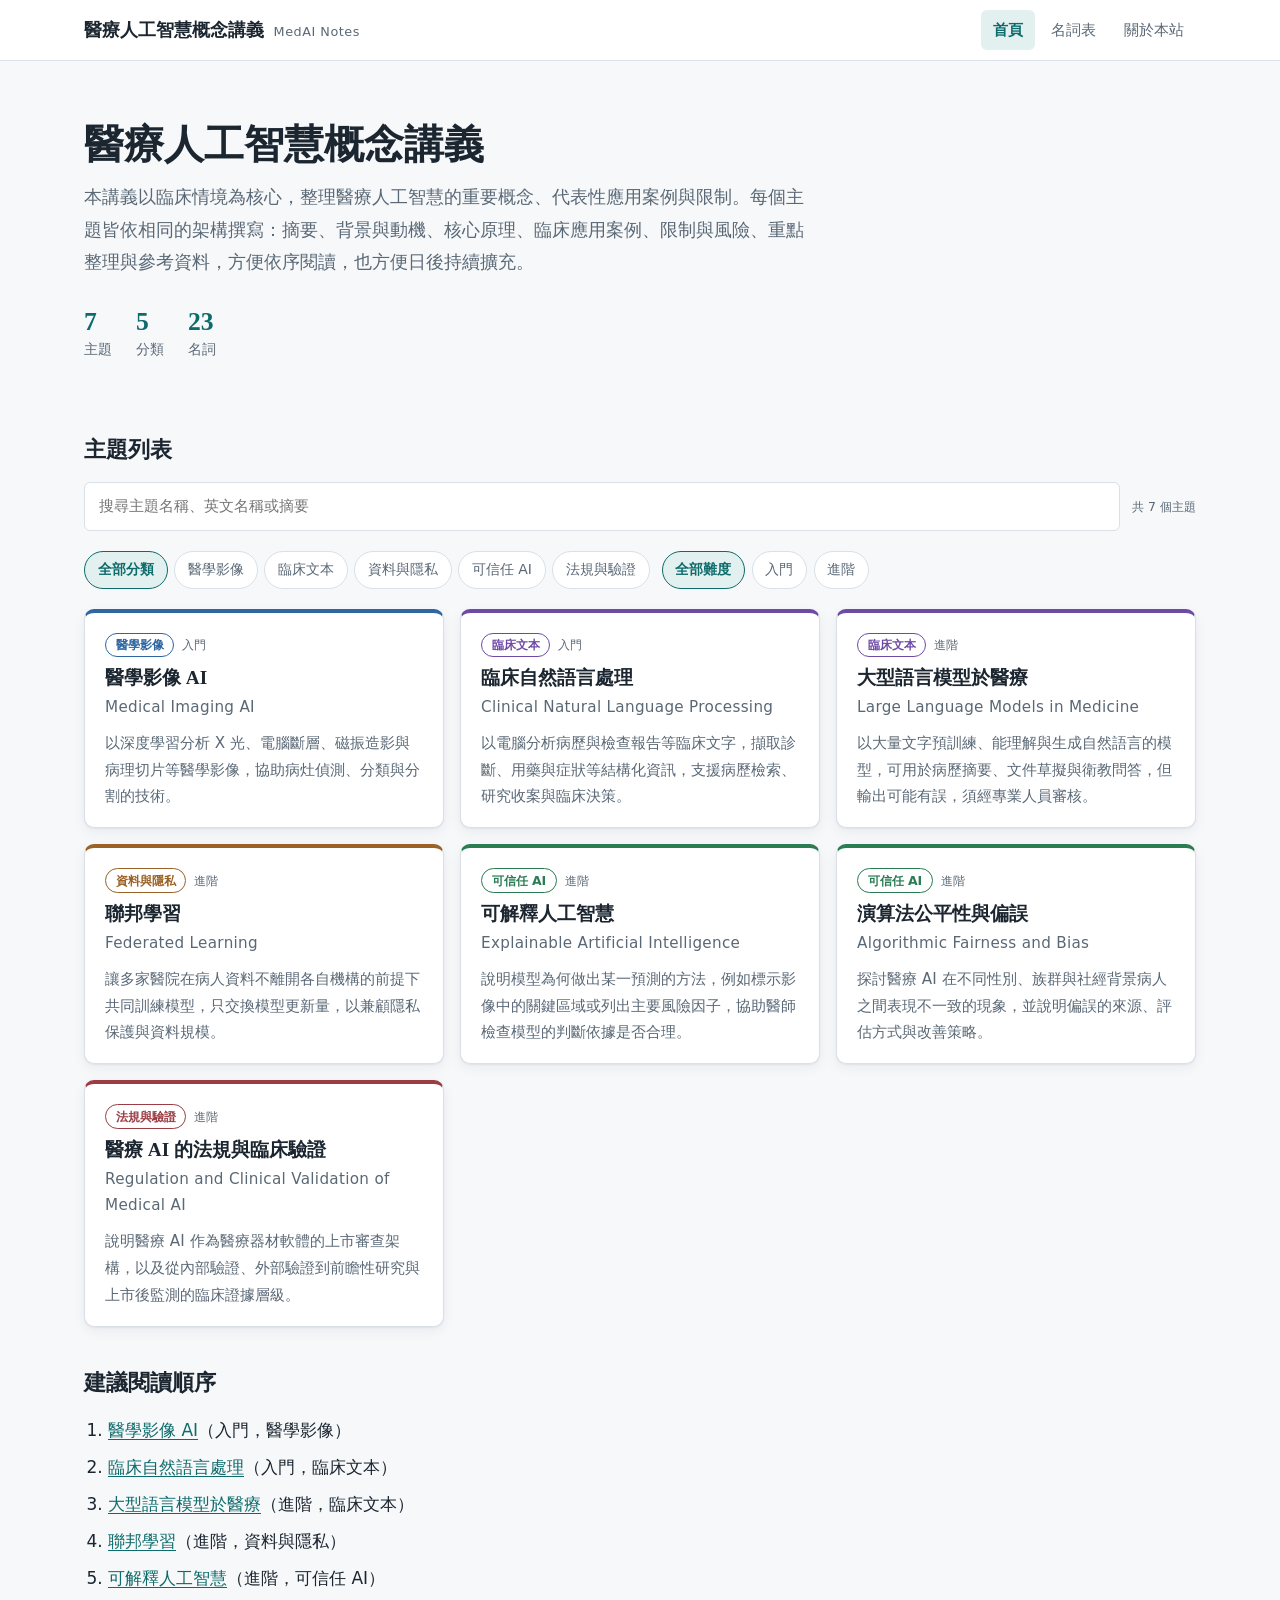
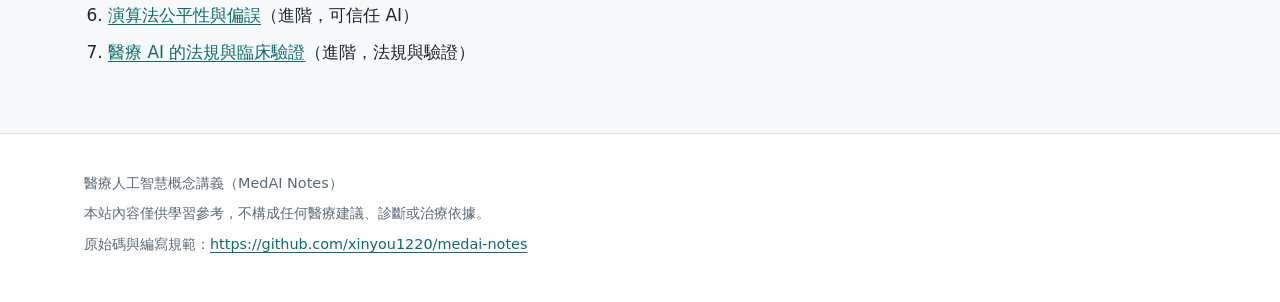
<file: index.html>
<!doctype html>
<html lang="zh-Hant-TW">
<head>
  <meta charset="utf-8">
  <meta name="viewport" content="width=device-width, initial-scale=1">
  <title>醫療人工智慧概念講義</title>
  <meta name="description" content="以臨床情境為核心，整理醫療人工智慧的重要概念、應用案例與限制。">
  <link rel="stylesheet" href="assets/css/style.css">
  <script src="data/site.js" defer></script>
  <script src="data/topics.js" defer></script>
  <script src="data/glossary.js" defer></script>
  <script src="assets/js/site.js" defer></script>
</head>
<body data-page="home" data-root=".">
  <header id="site-header"></header>

  <main class="container">
    <section class="hero">
      <h1>醫療人工智慧概念講義</h1>
      <p class="lead">本講義以臨床情境為核心，整理醫療人工智慧的重要概念、代表性應用案例與限制。每個主題皆依相同的架構撰寫：摘要、背景與動機、核心原理、臨床應用案例、限制與風險、重點整理與參考資料，方便依序閱讀，也方便日後持續擴充。</p>
      <ul class="stats" id="stats" aria-label="內容統計"></ul>
    </section>

    <section id="topics" aria-labelledby="topics-title">
      <h2 class="section-title" id="topics-title">主題列表</h2>
      <div class="toolbar">
        <label class="visually-hidden" for="topic-search">搜尋主題</label>
        <input class="search-input" id="topic-search" type="search" placeholder="搜尋主題名稱、英文名稱或摘要">
        <span class="level-tag" id="result-count" aria-live="polite"></span>
      </div>
      <div class="toolbar">
        <div class="chip-group" id="category-filter" aria-label="依分類篩選"></div>
        <div class="chip-group" id="level-filter" aria-label="依難度篩選"></div>
      </div>
      <ul class="card-grid" id="topic-grid"></ul>
    </section>

    <section aria-labelledby="path-title">
      <h2 class="section-title" id="path-title">建議閱讀順序</h2>
      <ol class="reading-path" id="reading-path"></ol>
    </section>
  </main>

  <footer id="site-footer"></footer>
</body>
</html>
</file>
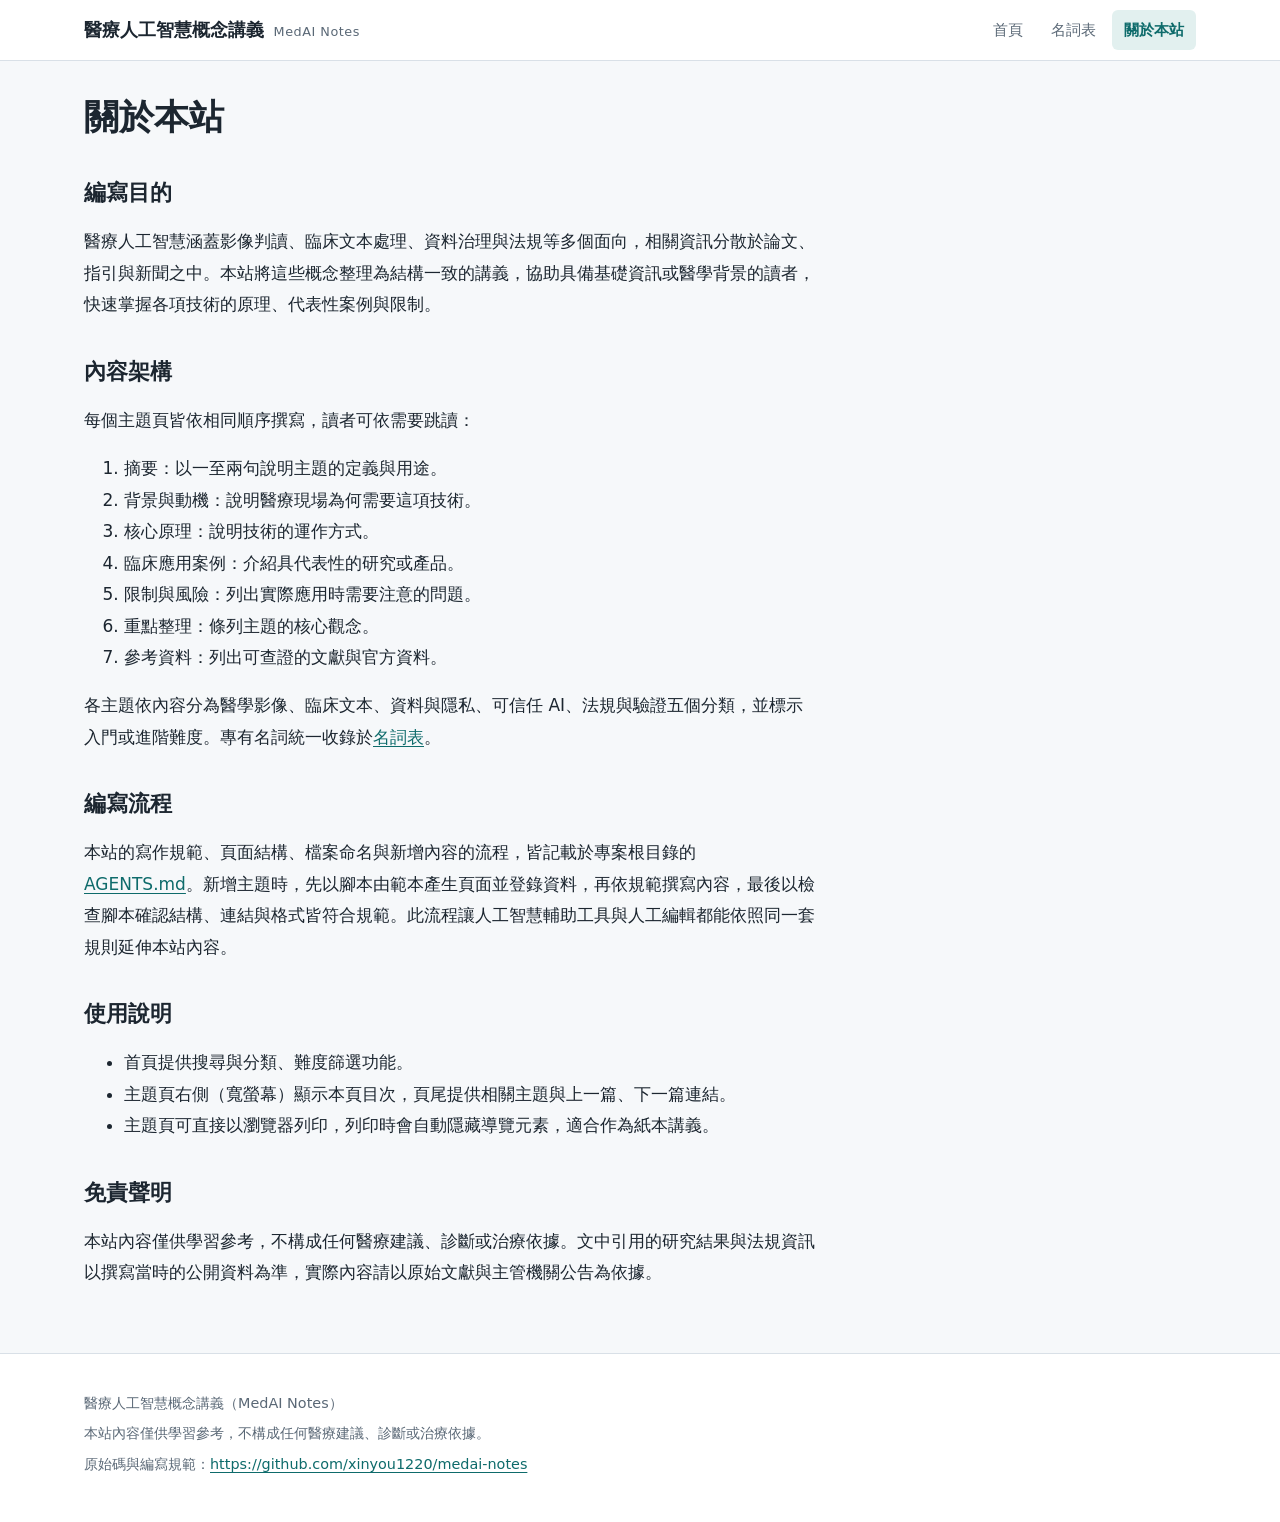
<file: about.html>
<!doctype html>
<html lang="zh-Hant-TW">
<head>
  <meta charset="utf-8">
  <meta name="viewport" content="width=device-width, initial-scale=1">
  <title>關於本站｜醫療人工智慧概念講義</title>
  <meta name="description" content="本站的編寫目的、內容架構、編寫流程與使用說明。">
  <link rel="stylesheet" href="assets/css/style.css">
  <script src="data/site.js" defer></script>
  <script src="data/topics.js" defer></script>
  <script src="data/glossary.js" defer></script>
  <script src="assets/js/site.js" defer></script>
</head>
<body data-page="about" data-root=".">
  <header id="site-header"></header>

  <main class="container">
    <article class="prose">
      <h1>關於本站</h1>

      <h2>編寫目的</h2>
      <p>醫療人工智慧涵蓋影像判讀、臨床文本處理、資料治理與法規等多個面向，相關資訊分散於論文、指引與新聞之中。本站將這些概念整理為結構一致的講義，協助具備基礎資訊或醫學背景的讀者，快速掌握各項技術的原理、代表性案例與限制。</p>

      <h2>內容架構</h2>
      <p>每個主題頁皆依相同順序撰寫，讀者可依需要跳讀：</p>
      <ol>
        <li>摘要：以一至兩句說明主題的定義與用途。</li>
        <li>背景與動機：說明醫療現場為何需要這項技術。</li>
        <li>核心原理：說明技術的運作方式。</li>
        <li>臨床應用案例：介紹具代表性的研究或產品。</li>
        <li>限制與風險：列出實際應用時需要注意的問題。</li>
        <li>重點整理：條列主題的核心觀念。</li>
        <li>參考資料：列出可查證的文獻與官方資料。</li>
      </ol>
      <p>各主題依內容分為醫學影像、臨床文本、資料與隱私、可信任 AI、法規與驗證五個分類，並標示入門或進階難度。專有名詞統一收錄於<a href="glossary.html">名詞表</a>。</p>

      <h2>編寫流程</h2>
      <p>本站的寫作規範、頁面結構、檔案命名與新增內容的流程，皆記載於專案根目錄的 <a href="AGENTS.md">AGENTS.md</a>。新增主題時，先以腳本由範本產生頁面並登錄資料，再依規範撰寫內容，最後以檢查腳本確認結構、連結與格式皆符合規範。此流程讓人工智慧輔助工具與人工編輯都能依照同一套規則延伸本站內容。</p>

      <h2>使用說明</h2>
      <ul>
        <li>首頁提供搜尋與分類、難度篩選功能。</li>
        <li>主題頁右側（寬螢幕）顯示本頁目次，頁尾提供相關主題與上一篇、下一篇連結。</li>
        <li>主題頁可直接以瀏覽器列印，列印時會自動隱藏導覽元素，適合作為紙本講義。</li>
      </ul>

      <h2>免責聲明</h2>
      <p>本站內容僅供學習參考，不構成任何醫療建議、診斷或治療依據。文中引用的研究結果與法規資訊以撰寫當時的公開資料為準，實際內容請以原始文獻與主管機關公告為依據。</p>
    </article>
  </main>

  <footer id="site-footer"></footer>
</body>
</html>
</file>
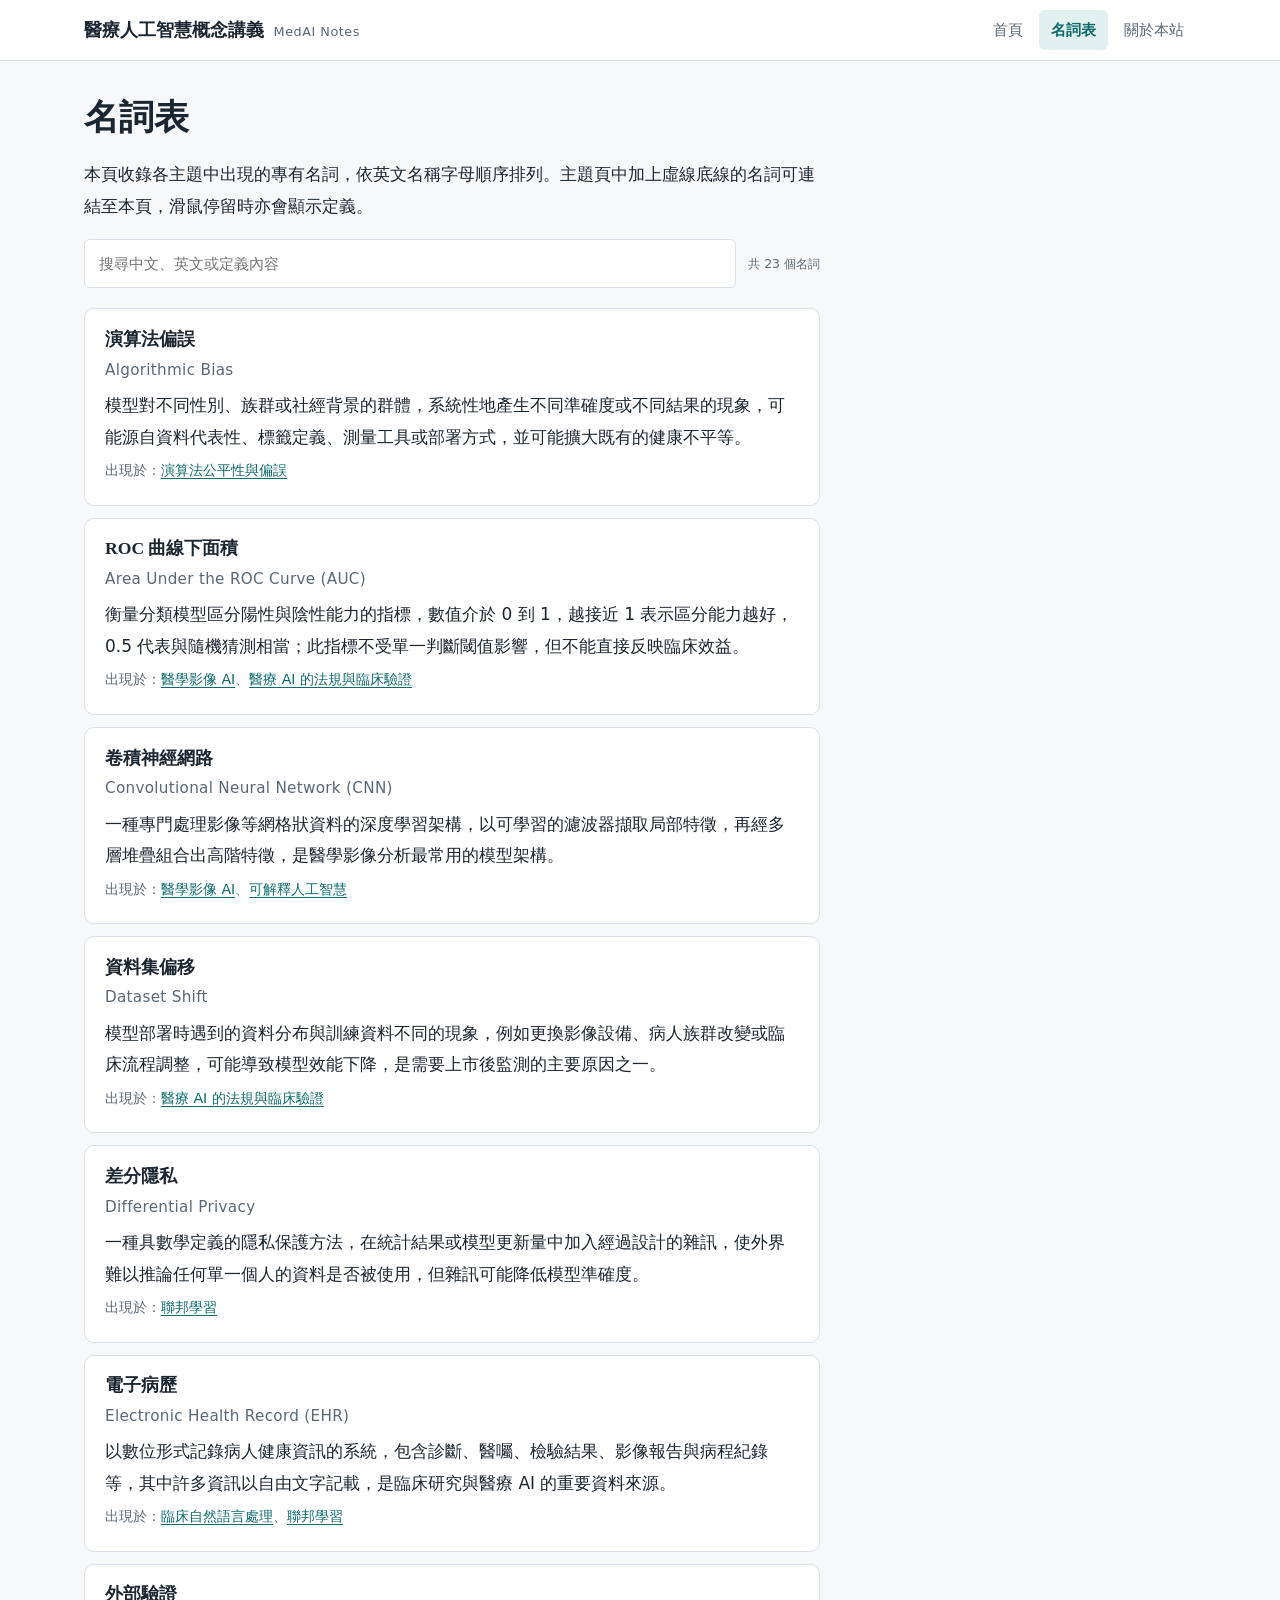
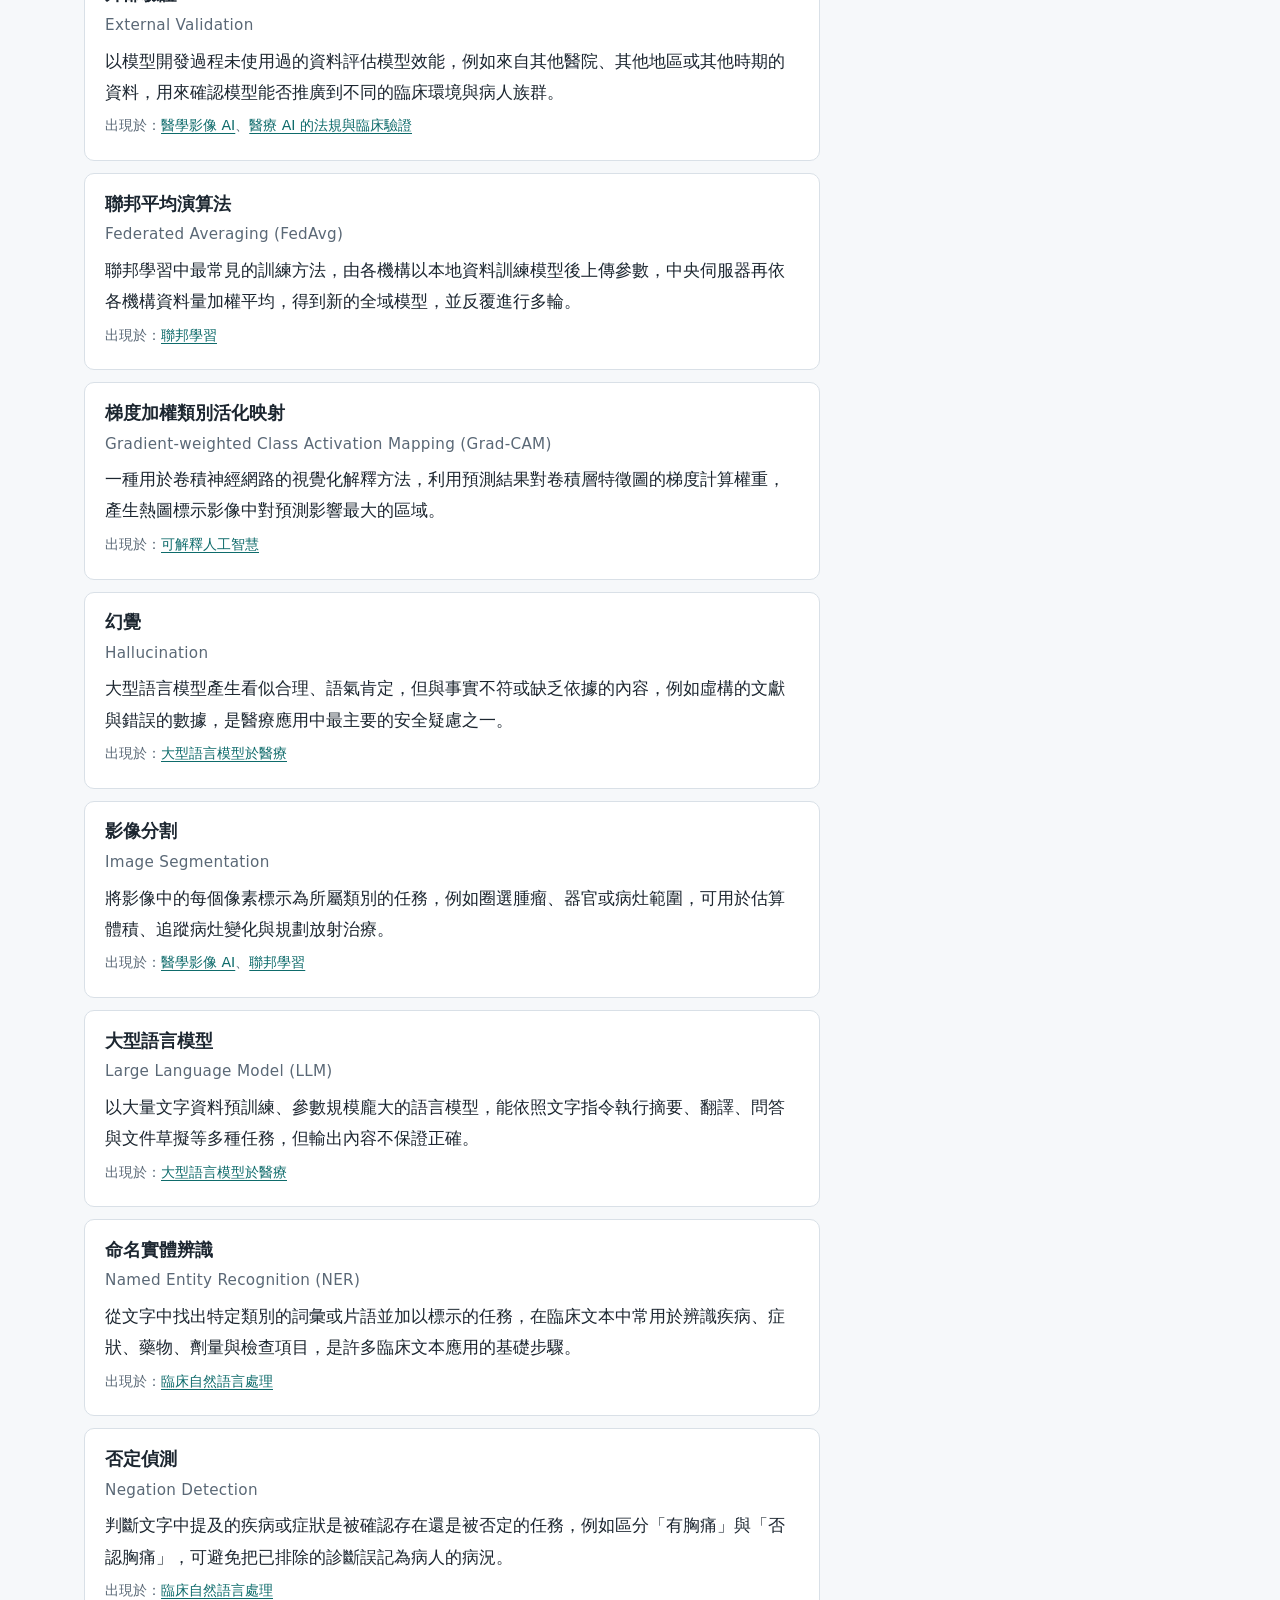
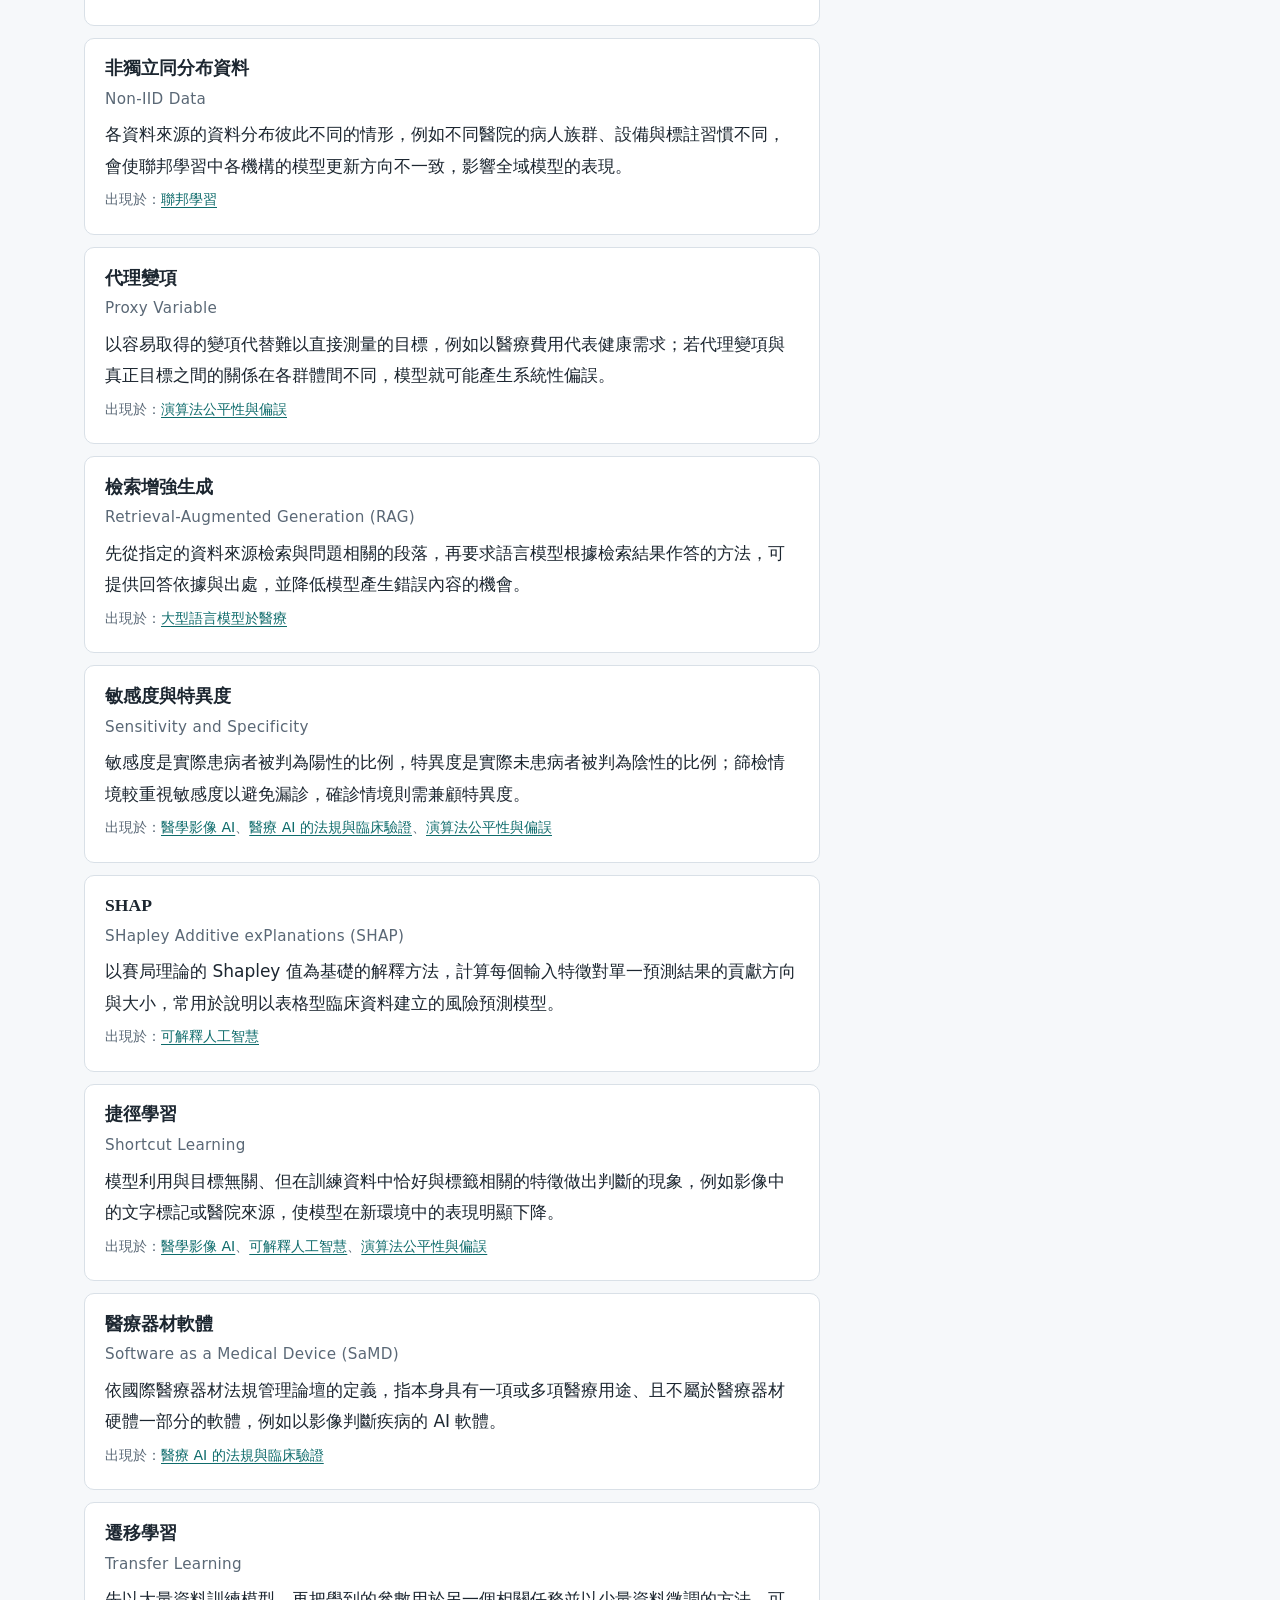
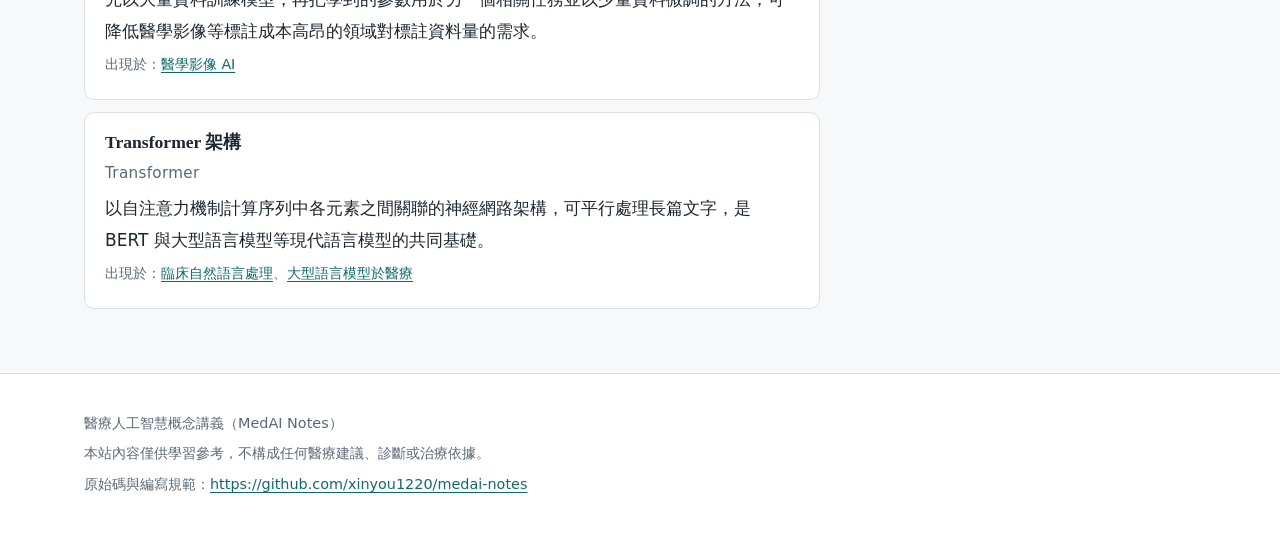
<file: glossary.html>
<!doctype html>
<html lang="zh-Hant-TW">
<head>
  <meta charset="utf-8">
  <meta name="viewport" content="width=device-width, initial-scale=1">
  <title>名詞表｜醫療人工智慧概念講義</title>
  <meta name="description" content="醫療人工智慧講義中出現的專有名詞與定義。">
  <link rel="stylesheet" href="assets/css/style.css">
  <script src="data/site.js" defer></script>
  <script src="data/topics.js" defer></script>
  <script src="data/glossary.js" defer></script>
  <script src="assets/js/site.js" defer></script>
</head>
<body data-page="glossary" data-root=".">
  <header id="site-header"></header>

  <main class="container">
    <div class="prose">
      <h1>名詞表</h1>
      <p>本頁收錄各主題中出現的專有名詞，依英文名稱字母順序排列。主題頁中加上虛線底線的名詞可連結至本頁，滑鼠停留時亦會顯示定義。</p>
      <div class="toolbar">
        <label class="visually-hidden" for="glossary-search">搜尋名詞</label>
        <input class="search-input" id="glossary-search" type="search" placeholder="搜尋中文、英文或定義內容">
        <span class="level-tag" id="glossary-count" aria-live="polite"></span>
      </div>
    </div>
    <ul class="glossary-list" id="glossary-list"></ul>
  </main>

  <footer id="site-footer"></footer>
</body>
</html>
</file>
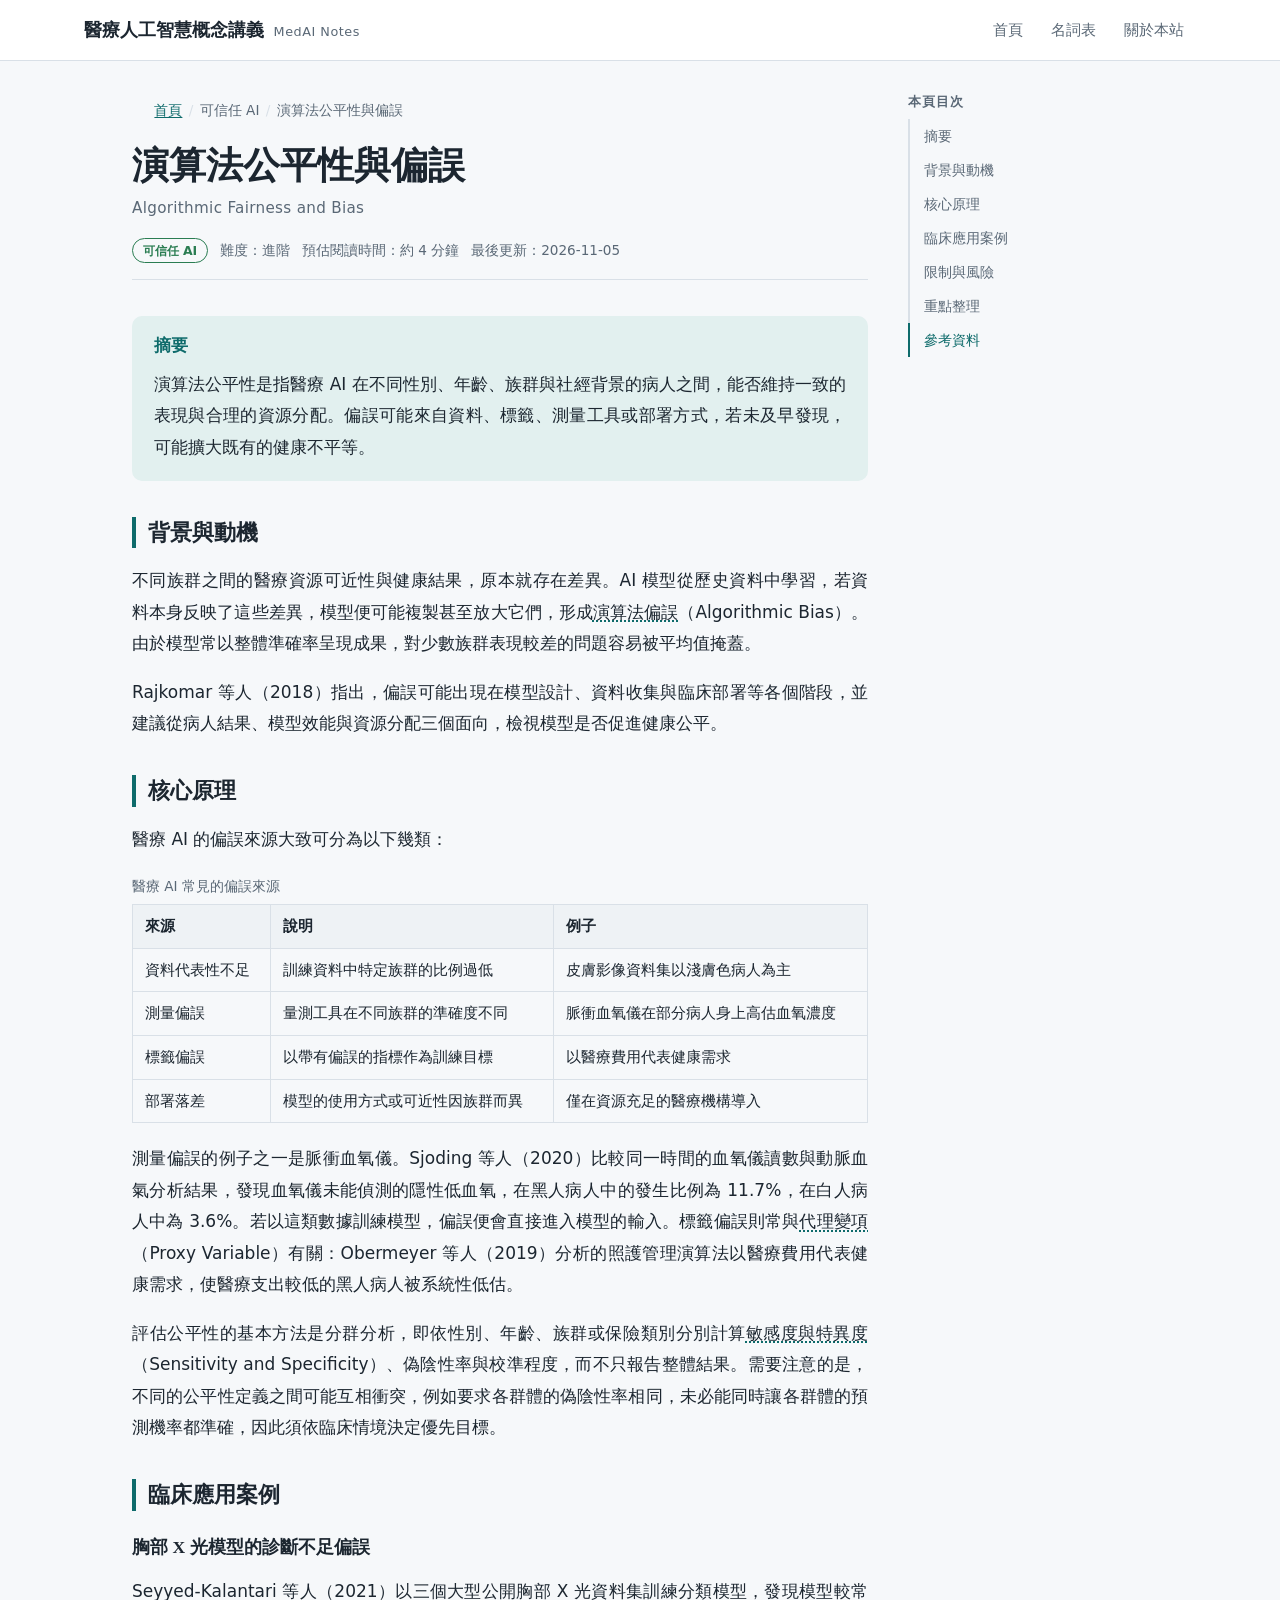
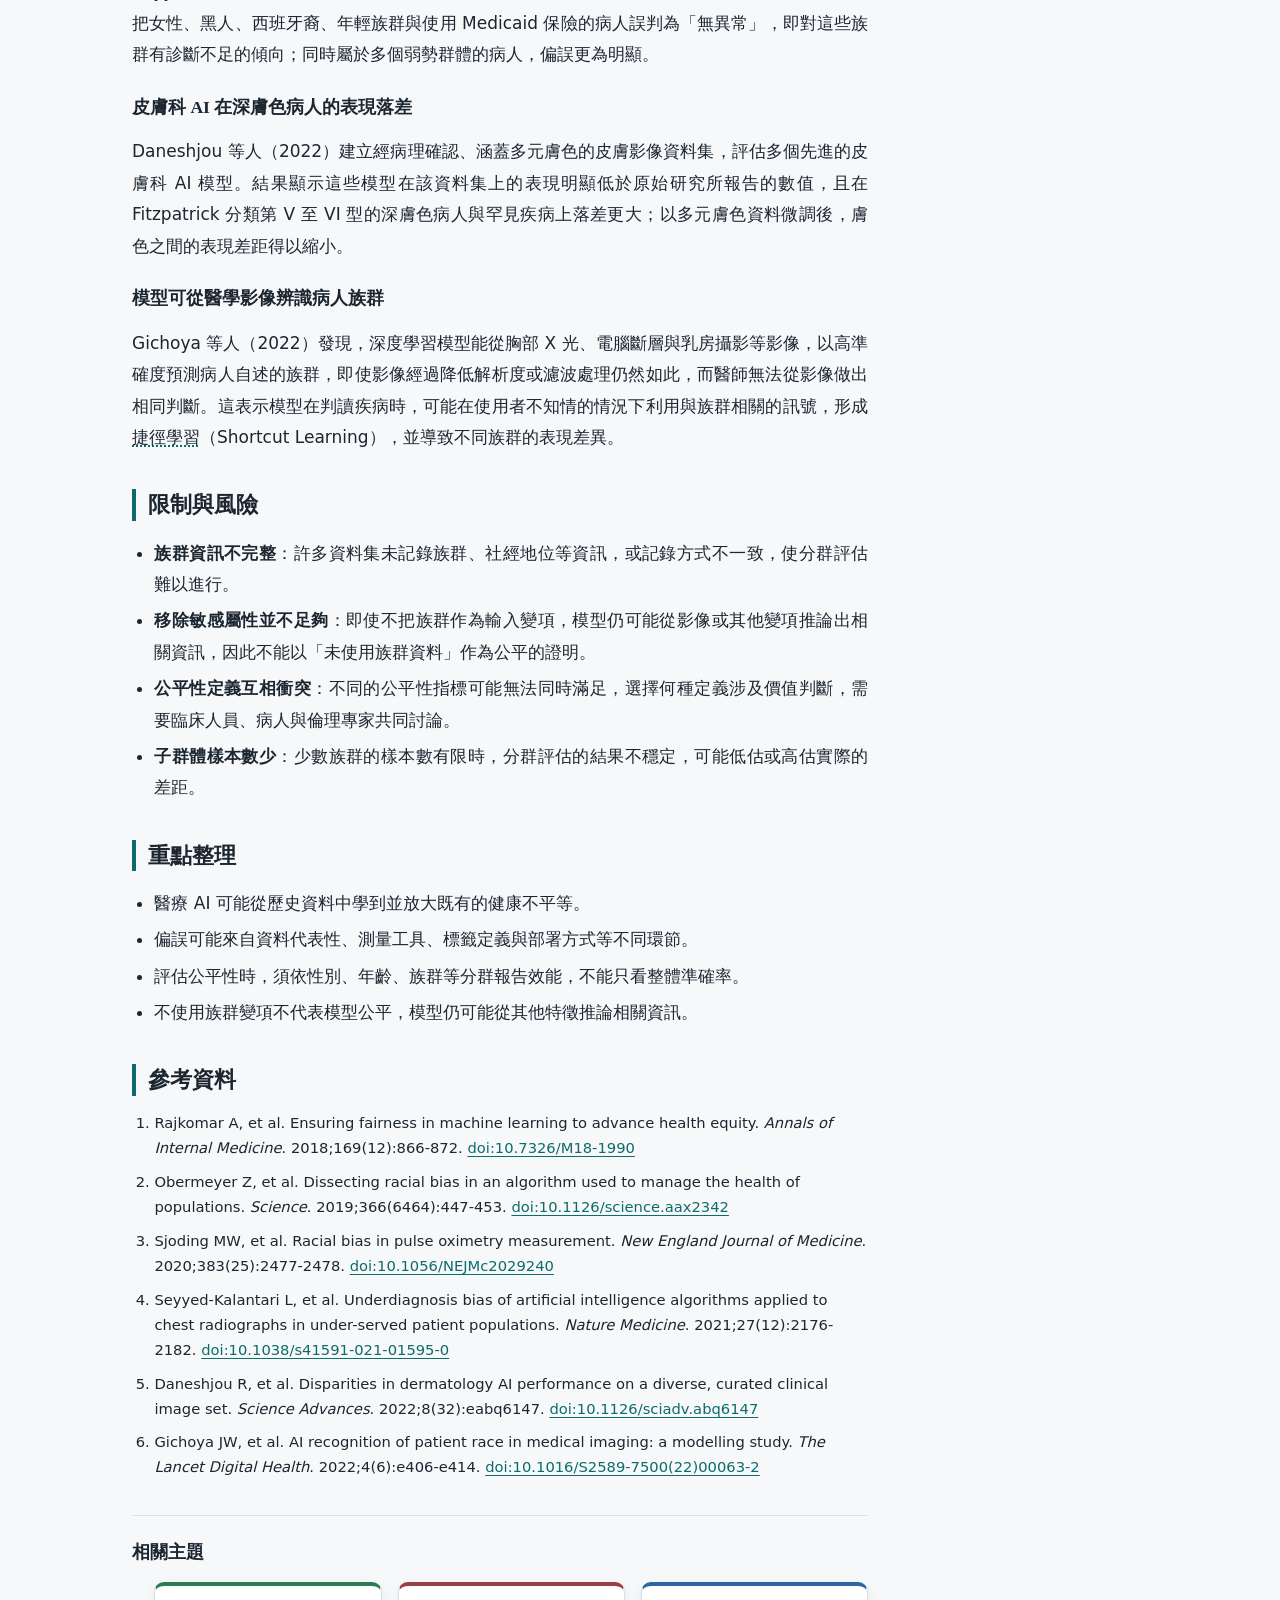
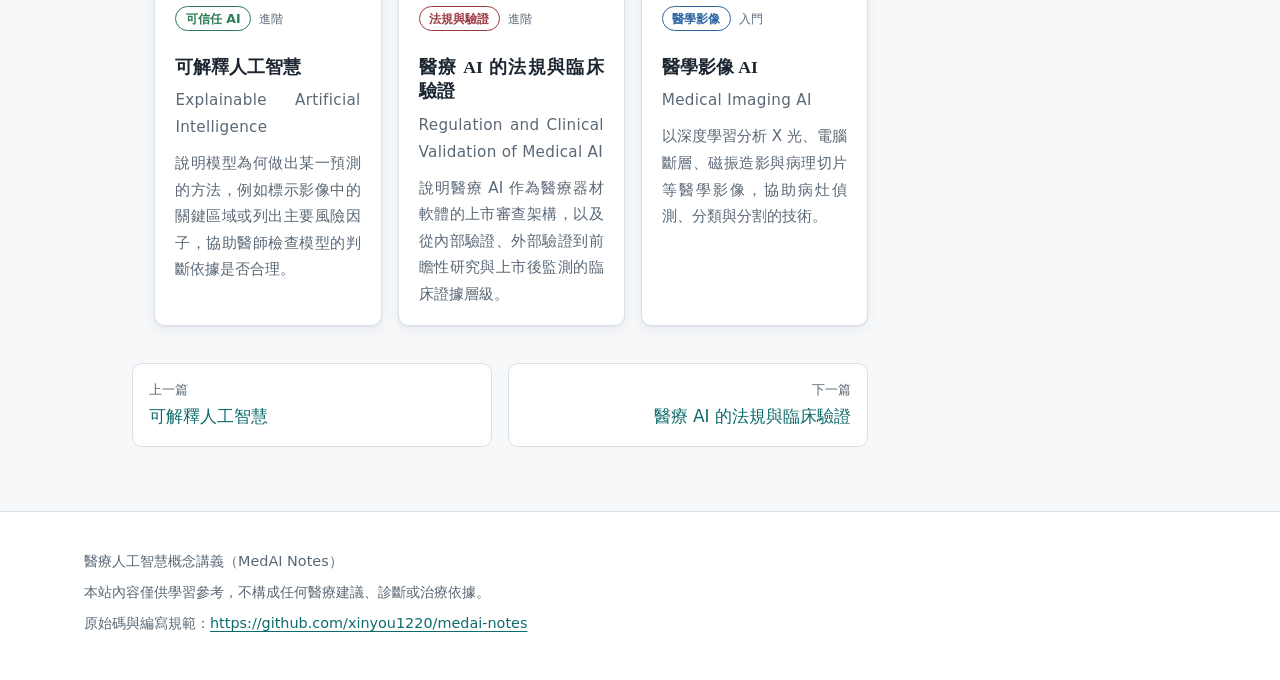
<file: topics/algorithmic-fairness.html>
<!doctype html>
<html lang="zh-Hant-TW">
<head>
  <meta charset="utf-8">
  <meta name="viewport" content="width=device-width, initial-scale=1">
  <title>演算法公平性與偏誤｜醫療人工智慧概念講義</title>
  <meta name="description" content="探討醫療 AI 在不同性別、族群與社經背景病人之間表現不一致的現象，並說明偏誤的來源、評估方式與改善策略。">
  <link rel="stylesheet" href="../assets/css/style.css">
  <script src="../data/site.js" defer></script>
  <script src="../data/topics.js" defer></script>
  <script src="../data/glossary.js" defer></script>
  <script src="../assets/js/site.js" defer></script>
</head>
<body data-page="topic" data-root=".." data-slug="algorithmic-fairness">
  <header id="site-header"></header>

  <main class="container article-layout">
    <article class="topic">
      <nav class="breadcrumb" id="breadcrumb" aria-label="導覽路徑"></nav>
      <h1>演算法公平性與偏誤</h1>
      <p class="title-en">Algorithmic Fairness and Bias</p>
      <div class="topic-meta" id="topic-meta"></div>

      <section id="summary" class="summary">
        <h2>摘要</h2>
        <p>演算法公平性是指醫療 AI 在不同性別、年齡、族群與社經背景的病人之間，能否維持一致的表現與合理的資源分配。偏誤可能來自資料、標籤、測量工具或部署方式，若未及早發現，可能擴大既有的健康不平等。</p>
      </section>

      <section id="background">
        <h2>背景與動機</h2>
        <p>不同族群之間的醫療資源可近性與健康結果，原本就存在差異。AI 模型從歷史資料中學習，若資料本身反映了這些差異，模型便可能複製甚至放大它們，形成<a class="term" href="../glossary.html#algorithmic-bias">演算法偏誤</a>（Algorithmic Bias）。由於模型常以整體準確率呈現成果，對少數族群表現較差的問題容易被平均值掩蓋。</p>
        <p>Rajkomar 等人（2018）指出，偏誤可能出現在模型設計、資料收集與臨床部署等各個階段，並建議從病人結果、模型效能與資源分配三個面向，檢視模型是否促進健康公平。</p>
      </section>

      <section id="principle">
        <h2>核心原理</h2>
        <p>醫療 AI 的偏誤來源大致可分為以下幾類：</p>
        <div class="table-wrap">
          <table>
            <caption>醫療 AI 常見的偏誤來源</caption>
            <thead>
              <tr><th>來源</th><th>說明</th><th>例子</th></tr>
            </thead>
            <tbody>
              <tr><td>資料代表性不足</td><td>訓練資料中特定族群的比例過低</td><td>皮膚影像資料集以淺膚色病人為主</td></tr>
              <tr><td>測量偏誤</td><td>量測工具在不同族群的準確度不同</td><td>脈衝血氧儀在部分病人身上高估血氧濃度</td></tr>
              <tr><td>標籤偏誤</td><td>以帶有偏誤的指標作為訓練目標</td><td>以醫療費用代表健康需求</td></tr>
              <tr><td>部署落差</td><td>模型的使用方式或可近性因族群而異</td><td>僅在資源充足的醫療機構導入</td></tr>
            </tbody>
          </table>
        </div>
        <p>測量偏誤的例子之一是脈衝血氧儀。Sjoding 等人（2020）比較同一時間的血氧儀讀數與動脈血氣分析結果，發現血氧儀未能偵測的隱性低血氧，在黑人病人中的發生比例為 11.7%，在白人病人中為 3.6%。若以這類數據訓練模型，偏誤便會直接進入模型的輸入。標籤偏誤則常與<a class="term" href="../glossary.html#proxy-variable">代理變項</a>（Proxy Variable）有關：Obermeyer 等人（2019）分析的照護管理演算法以醫療費用代表健康需求，使醫療支出較低的黑人病人被系統性低估。</p>
        <p>評估公平性的基本方法是分群分析，即依性別、年齡、族群或保險類別分別計算<a class="term" href="../glossary.html#sensitivity-specificity">敏感度與特異度</a>（Sensitivity and Specificity）、偽陰性率與校準程度，而不只報告整體結果。需要注意的是，不同的公平性定義之間可能互相衝突，例如要求各群體的偽陰性率相同，未必能同時讓各群體的預測機率都準確，因此須依臨床情境決定優先目標。</p>
      </section>

      <section id="applications">
        <h2>臨床應用案例</h2>
        <h3>胸部 X 光模型的診斷不足偏誤</h3>
        <p>Seyyed-Kalantari 等人（2021）以三個大型公開胸部 X 光資料集訓練分類模型，發現模型較常把女性、黑人、西班牙裔、年輕族群與使用 Medicaid 保險的病人誤判為「無異常」，即對這些族群有診斷不足的傾向；同時屬於多個弱勢群體的病人，偏誤更為明顯。</p>
        <h3>皮膚科 AI 在深膚色病人的表現落差</h3>
        <p>Daneshjou 等人（2022）建立經病理確認、涵蓋多元膚色的皮膚影像資料集，評估多個先進的皮膚科 AI 模型。結果顯示這些模型在該資料集上的表現明顯低於原始研究所報告的數值，且在 Fitzpatrick 分類第 V 至 VI 型的深膚色病人與罕見疾病上落差更大；以多元膚色資料微調後，膚色之間的表現差距得以縮小。</p>
        <h3>模型可從醫學影像辨識病人族群</h3>
        <p>Gichoya 等人（2022）發現，深度學習模型能從胸部 X 光、電腦斷層與乳房攝影等影像，以高準確度預測病人自述的族群，即使影像經過降低解析度或濾波處理仍然如此，而醫師無法從影像做出相同判斷。這表示模型在判讀疾病時，可能在使用者不知情的情況下利用與族群相關的訊號，形成<a class="term" href="../glossary.html#shortcut-learning">捷徑學習</a>（Shortcut Learning），並導致不同族群的表現差異。</p>
      </section>

      <section id="limitations">
        <h2>限制與風險</h2>
        <ul>
          <li><strong>族群資訊不完整</strong>：許多資料集未記錄族群、社經地位等資訊，或記錄方式不一致，使分群評估難以進行。</li>
          <li><strong>移除敏感屬性並不足夠</strong>：即使不把族群作為輸入變項，模型仍可能從影像或其他變項推論出相關資訊，因此不能以「未使用族群資料」作為公平的證明。</li>
          <li><strong>公平性定義互相衝突</strong>：不同的公平性指標可能無法同時滿足，選擇何種定義涉及價值判斷，需要臨床人員、病人與倫理專家共同討論。</li>
          <li><strong>子群體樣本數少</strong>：少數族群的樣本數有限時，分群評估的結果不穩定，可能低估或高估實際的差距。</li>
        </ul>
      </section>

      <section id="key-points">
        <h2>重點整理</h2>
        <ul>
          <li>醫療 AI 可能從歷史資料中學到並放大既有的健康不平等。</li>
          <li>偏誤可能來自資料代表性、測量工具、標籤定義與部署方式等不同環節。</li>
          <li>評估公平性時，須依性別、年齡、族群等分群報告效能，不能只看整體準確率。</li>
          <li>不使用族群變項不代表模型公平，模型仍可能從其他特徵推論相關資訊。</li>
        </ul>
      </section>

      <section id="references">
        <h2>參考資料</h2>
        <ol>
          <li>Rajkomar A, et al. Ensuring fairness in machine learning to advance health equity. <cite>Annals of Internal Medicine</cite>. 2018;169(12):866-872. <a href="https://doi.org/10.7326/M18-1990">doi:10.7326/M18-1990</a></li>
          <li>Obermeyer Z, et al. Dissecting racial bias in an algorithm used to manage the health of populations. <cite>Science</cite>. 2019;366(6464):447-453. <a href="https://doi.org/10.1126/science.aax2342">doi:10.1126/science.aax2342</a></li>
          <li>Sjoding MW, et al. Racial bias in pulse oximetry measurement. <cite>New England Journal of Medicine</cite>. 2020;383(25):2477-2478. <a href="https://doi.org/10.1056/NEJMc2029240">doi:10.1056/NEJMc2029240</a></li>
          <li>Seyyed-Kalantari L, et al. Underdiagnosis bias of artificial intelligence algorithms applied to chest radiographs in under-served patient populations. <cite>Nature Medicine</cite>. 2021;27(12):2176-2182. <a href="https://doi.org/10.1038/s41591-021-01595-0">doi:10.1038/s41591-021-01595-0</a></li>
          <li>Daneshjou R, et al. Disparities in dermatology AI performance on a diverse, curated clinical image set. <cite>Science Advances</cite>. 2022;8(32):eabq6147. <a href="https://doi.org/10.1126/sciadv.abq6147">doi:10.1126/sciadv.abq6147</a></li>
          <li>Gichoya JW, et al. AI recognition of patient race in medical imaging: a modelling study. <cite>The Lancet Digital Health</cite>. 2022;4(6):e406-e414. <a href="https://doi.org/10.1016/S2589-7500(22)00063-2">doi:10.1016/S2589-7500(22)00063-2</a></li>
        </ol>
      </section>

      <section class="related" id="related" aria-label="相關主題"></section>
      <nav class="pager" id="pager" aria-label="上一篇與下一篇"></nav>
    </article>

    <aside class="toc" id="toc" aria-label="本頁目次"></aside>
  </main>

  <footer id="site-footer"></footer>
</body>
</html>
</file>
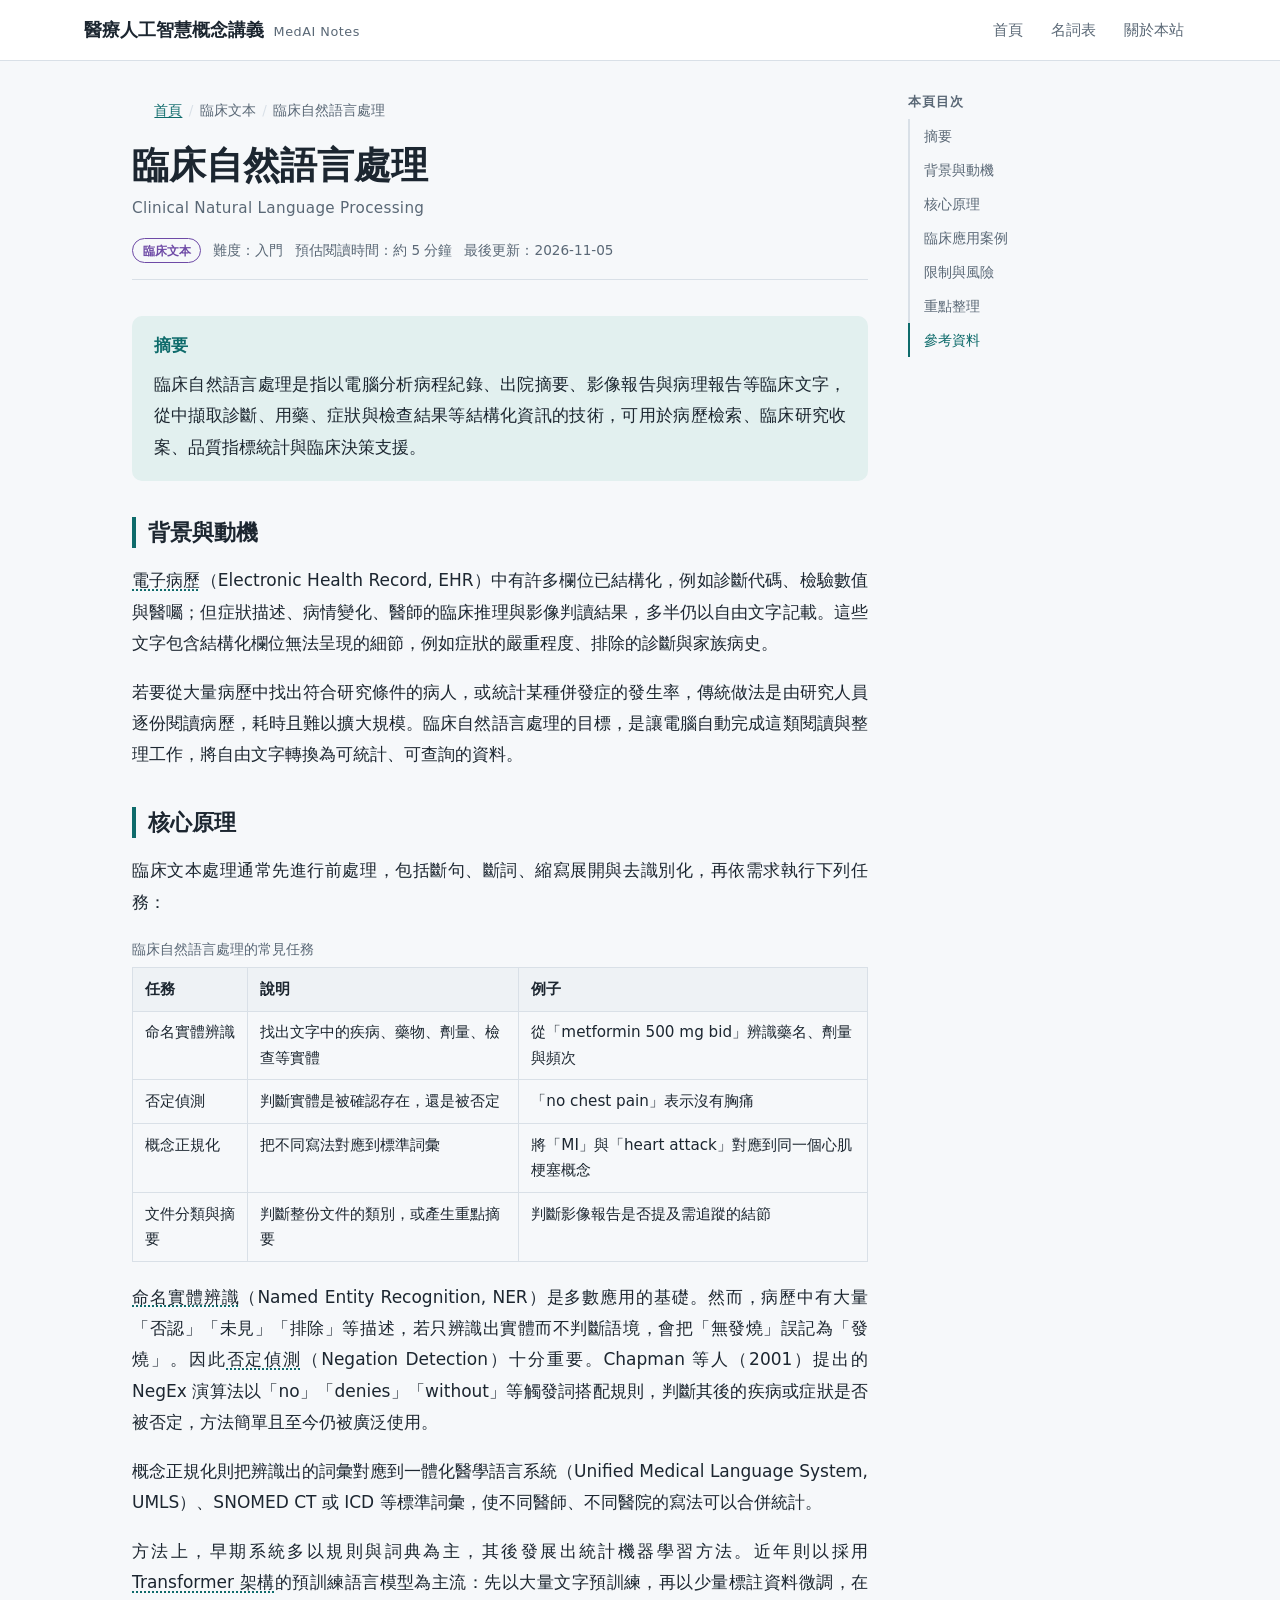
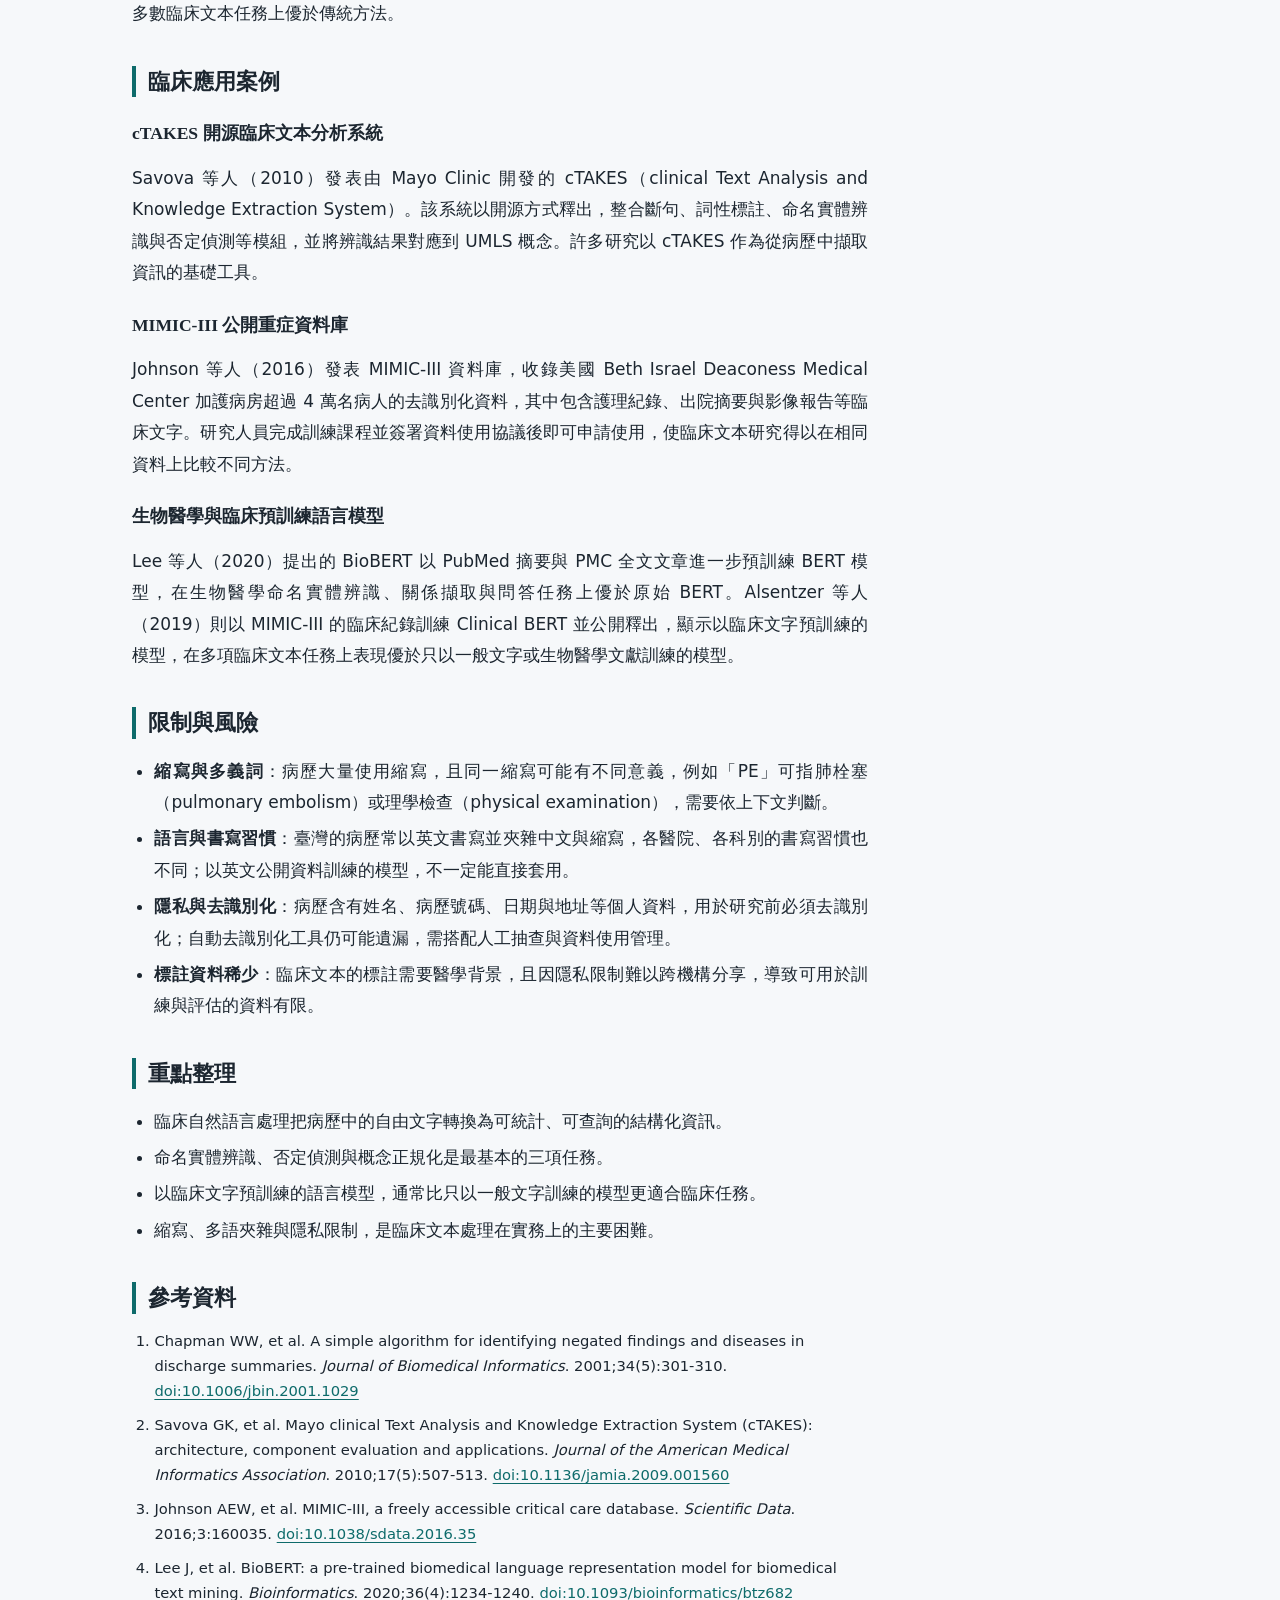
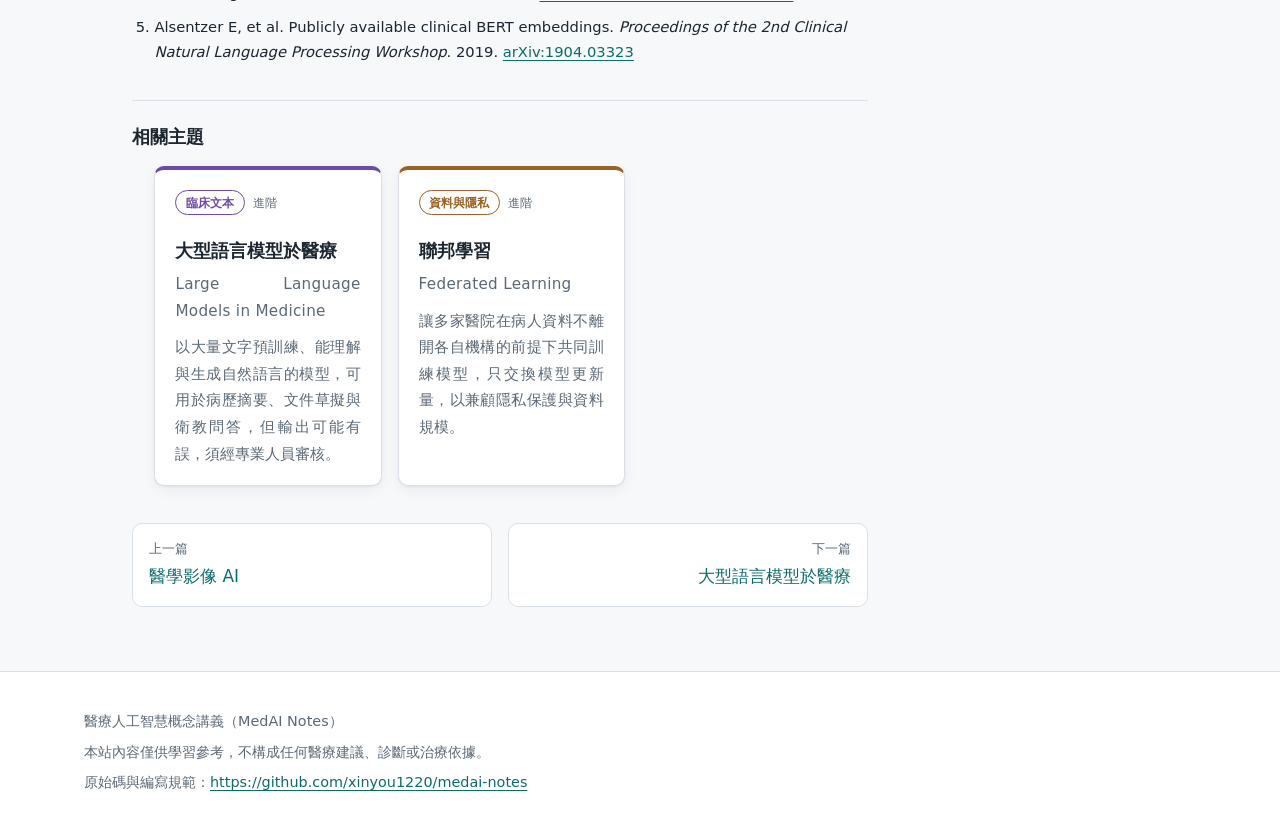
<file: topics/clinical-nlp.html>
<!doctype html>
<html lang="zh-Hant-TW">
<head>
  <meta charset="utf-8">
  <meta name="viewport" content="width=device-width, initial-scale=1">
  <title>臨床自然語言處理｜醫療人工智慧概念講義</title>
  <meta name="description" content="以電腦分析病歷與檢查報告等臨床文字，擷取診斷、用藥與症狀等結構化資訊，支援病歷檢索、研究收案與臨床決策。">
  <link rel="stylesheet" href="../assets/css/style.css">
  <script src="../data/site.js" defer></script>
  <script src="../data/topics.js" defer></script>
  <script src="../data/glossary.js" defer></script>
  <script src="../assets/js/site.js" defer></script>
</head>
<body data-page="topic" data-root=".." data-slug="clinical-nlp">
  <header id="site-header"></header>

  <main class="container article-layout">
    <article class="topic">
      <nav class="breadcrumb" id="breadcrumb" aria-label="導覽路徑"></nav>
      <h1>臨床自然語言處理</h1>
      <p class="title-en">Clinical Natural Language Processing</p>
      <div class="topic-meta" id="topic-meta"></div>

      <section id="summary" class="summary">
        <h2>摘要</h2>
        <p>臨床自然語言處理是指以電腦分析病程紀錄、出院摘要、影像報告與病理報告等臨床文字，從中擷取診斷、用藥、症狀與檢查結果等結構化資訊的技術，可用於病歷檢索、臨床研究收案、品質指標統計與臨床決策支援。</p>
      </section>

      <section id="background">
        <h2>背景與動機</h2>
        <p><a class="term" href="../glossary.html#ehr">電子病歷</a>（Electronic Health Record, EHR）中有許多欄位已結構化，例如診斷代碼、檢驗數值與醫囑；但症狀描述、病情變化、醫師的臨床推理與影像判讀結果，多半仍以自由文字記載。這些文字包含結構化欄位無法呈現的細節，例如症狀的嚴重程度、排除的診斷與家族病史。</p>
        <p>若要從大量病歷中找出符合研究條件的病人，或統計某種併發症的發生率，傳統做法是由研究人員逐份閱讀病歷，耗時且難以擴大規模。臨床自然語言處理的目標，是讓電腦自動完成這類閱讀與整理工作，將自由文字轉換為可統計、可查詢的資料。</p>
      </section>

      <section id="principle">
        <h2>核心原理</h2>
        <p>臨床文本處理通常先進行前處理，包括斷句、斷詞、縮寫展開與去識別化，再依需求執行下列任務：</p>
        <div class="table-wrap">
          <table>
            <caption>臨床自然語言處理的常見任務</caption>
            <thead>
              <tr><th>任務</th><th>說明</th><th>例子</th></tr>
            </thead>
            <tbody>
              <tr><td>命名實體辨識</td><td>找出文字中的疾病、藥物、劑量、檢查等實體</td><td>從「metformin 500 mg bid」辨識藥名、劑量與頻次</td></tr>
              <tr><td>否定偵測</td><td>判斷實體是被確認存在，還是被否定</td><td>「no chest pain」表示沒有胸痛</td></tr>
              <tr><td>概念正規化</td><td>把不同寫法對應到標準詞彙</td><td>將「MI」與「heart attack」對應到同一個心肌梗塞概念</td></tr>
              <tr><td>文件分類與摘要</td><td>判斷整份文件的類別，或產生重點摘要</td><td>判斷影像報告是否提及需追蹤的結節</td></tr>
            </tbody>
          </table>
        </div>
        <p><a class="term" href="../glossary.html#ner">命名實體辨識</a>（Named Entity Recognition, NER）是多數應用的基礎。然而，病歷中有大量「否認」「未見」「排除」等描述，若只辨識出實體而不判斷語境，會把「無發燒」誤記為「發燒」。因此<a class="term" href="../glossary.html#negation-detection">否定偵測</a>（Negation Detection）十分重要。Chapman 等人（2001）提出的 NegEx 演算法以「no」「denies」「without」等觸發詞搭配規則，判斷其後的疾病或症狀是否被否定，方法簡單且至今仍被廣泛使用。</p>
        <p>概念正規化則把辨識出的詞彙對應到一體化醫學語言系統（Unified Medical Language System, UMLS）、SNOMED CT 或 ICD 等標準詞彙，使不同醫師、不同醫院的寫法可以合併統計。</p>
        <p>方法上，早期系統多以規則與詞典為主，其後發展出統計機器學習方法。近年則以採用 <a class="term" href="../glossary.html#transformer">Transformer 架構</a>的預訓練語言模型為主流：先以大量文字預訓練，再以少量標註資料微調，在多數臨床文本任務上優於傳統方法。</p>
      </section>

      <section id="applications">
        <h2>臨床應用案例</h2>
        <h3>cTAKES 開源臨床文本分析系統</h3>
        <p>Savova 等人（2010）發表由 Mayo Clinic 開發的 cTAKES（clinical Text Analysis and Knowledge Extraction System）。該系統以開源方式釋出，整合斷句、詞性標註、命名實體辨識與否定偵測等模組，並將辨識結果對應到 UMLS 概念。許多研究以 cTAKES 作為從病歷中擷取資訊的基礎工具。</p>
        <h3>MIMIC-III 公開重症資料庫</h3>
        <p>Johnson 等人（2016）發表 MIMIC-III 資料庫，收錄美國 Beth Israel Deaconess Medical Center 加護病房超過 4 萬名病人的去識別化資料，其中包含護理紀錄、出院摘要與影像報告等臨床文字。研究人員完成訓練課程並簽署資料使用協議後即可申請使用，使臨床文本研究得以在相同資料上比較不同方法。</p>
        <h3>生物醫學與臨床預訓練語言模型</h3>
        <p>Lee 等人（2020）提出的 BioBERT 以 PubMed 摘要與 PMC 全文文章進一步預訓練 BERT 模型，在生物醫學命名實體辨識、關係擷取與問答任務上優於原始 BERT。Alsentzer 等人（2019）則以 MIMIC-III 的臨床紀錄訓練 Clinical BERT 並公開釋出，顯示以臨床文字預訓練的模型，在多項臨床文本任務上表現優於只以一般文字或生物醫學文獻訓練的模型。</p>
      </section>

      <section id="limitations">
        <h2>限制與風險</h2>
        <ul>
          <li><strong>縮寫與多義詞</strong>：病歷大量使用縮寫，且同一縮寫可能有不同意義，例如「PE」可指肺栓塞（pulmonary embolism）或理學檢查（physical examination），需要依上下文判斷。</li>
          <li><strong>語言與書寫習慣</strong>：臺灣的病歷常以英文書寫並夾雜中文與縮寫，各醫院、各科別的書寫習慣也不同；以英文公開資料訓練的模型，不一定能直接套用。</li>
          <li><strong>隱私與去識別化</strong>：病歷含有姓名、病歷號碼、日期與地址等個人資料，用於研究前必須去識別化；自動去識別化工具仍可能遺漏，需搭配人工抽查與資料使用管理。</li>
          <li><strong>標註資料稀少</strong>：臨床文本的標註需要醫學背景，且因隱私限制難以跨機構分享，導致可用於訓練與評估的資料有限。</li>
        </ul>
      </section>

      <section id="key-points">
        <h2>重點整理</h2>
        <ul>
          <li>臨床自然語言處理把病歷中的自由文字轉換為可統計、可查詢的結構化資訊。</li>
          <li>命名實體辨識、否定偵測與概念正規化是最基本的三項任務。</li>
          <li>以臨床文字預訓練的語言模型，通常比只以一般文字訓練的模型更適合臨床任務。</li>
          <li>縮寫、多語夾雜與隱私限制，是臨床文本處理在實務上的主要困難。</li>
        </ul>
      </section>

      <section id="references">
        <h2>參考資料</h2>
        <ol>
          <li>Chapman WW, et al. A simple algorithm for identifying negated findings and diseases in discharge summaries. <cite>Journal of Biomedical Informatics</cite>. 2001;34(5):301-310. <a href="https://doi.org/10.1006/jbin.2001.1029">doi:10.1006/jbin.2001.1029</a></li>
          <li>Savova GK, et al. Mayo clinical Text Analysis and Knowledge Extraction System (cTAKES): architecture, component evaluation and applications. <cite>Journal of the American Medical Informatics Association</cite>. 2010;17(5):507-513. <a href="https://doi.org/10.1136/jamia.2009.001560">doi:10.1136/jamia.2009.001560</a></li>
          <li>Johnson AEW, et al. MIMIC-III, a freely accessible critical care database. <cite>Scientific Data</cite>. 2016;3:160035. <a href="https://doi.org/10.1038/sdata.2016.35">doi:10.1038/sdata.2016.35</a></li>
          <li>Lee J, et al. BioBERT: a pre-trained biomedical language representation model for biomedical text mining. <cite>Bioinformatics</cite>. 2020;36(4):1234-1240. <a href="https://doi.org/10.1093/bioinformatics/btz682">doi:10.1093/bioinformatics/btz682</a></li>
          <li>Alsentzer E, et al. Publicly available clinical BERT embeddings. <cite>Proceedings of the 2nd Clinical Natural Language Processing Workshop</cite>. 2019. <a href="https://arxiv.org/abs/1904.03323">arXiv:1904.03323</a></li>
        </ol>
      </section>

      <section class="related" id="related" aria-label="相關主題"></section>
      <nav class="pager" id="pager" aria-label="上一篇與下一篇"></nav>
    </article>

    <aside class="toc" id="toc" aria-label="本頁目次"></aside>
  </main>

  <footer id="site-footer"></footer>
</body>
</html>
</file>
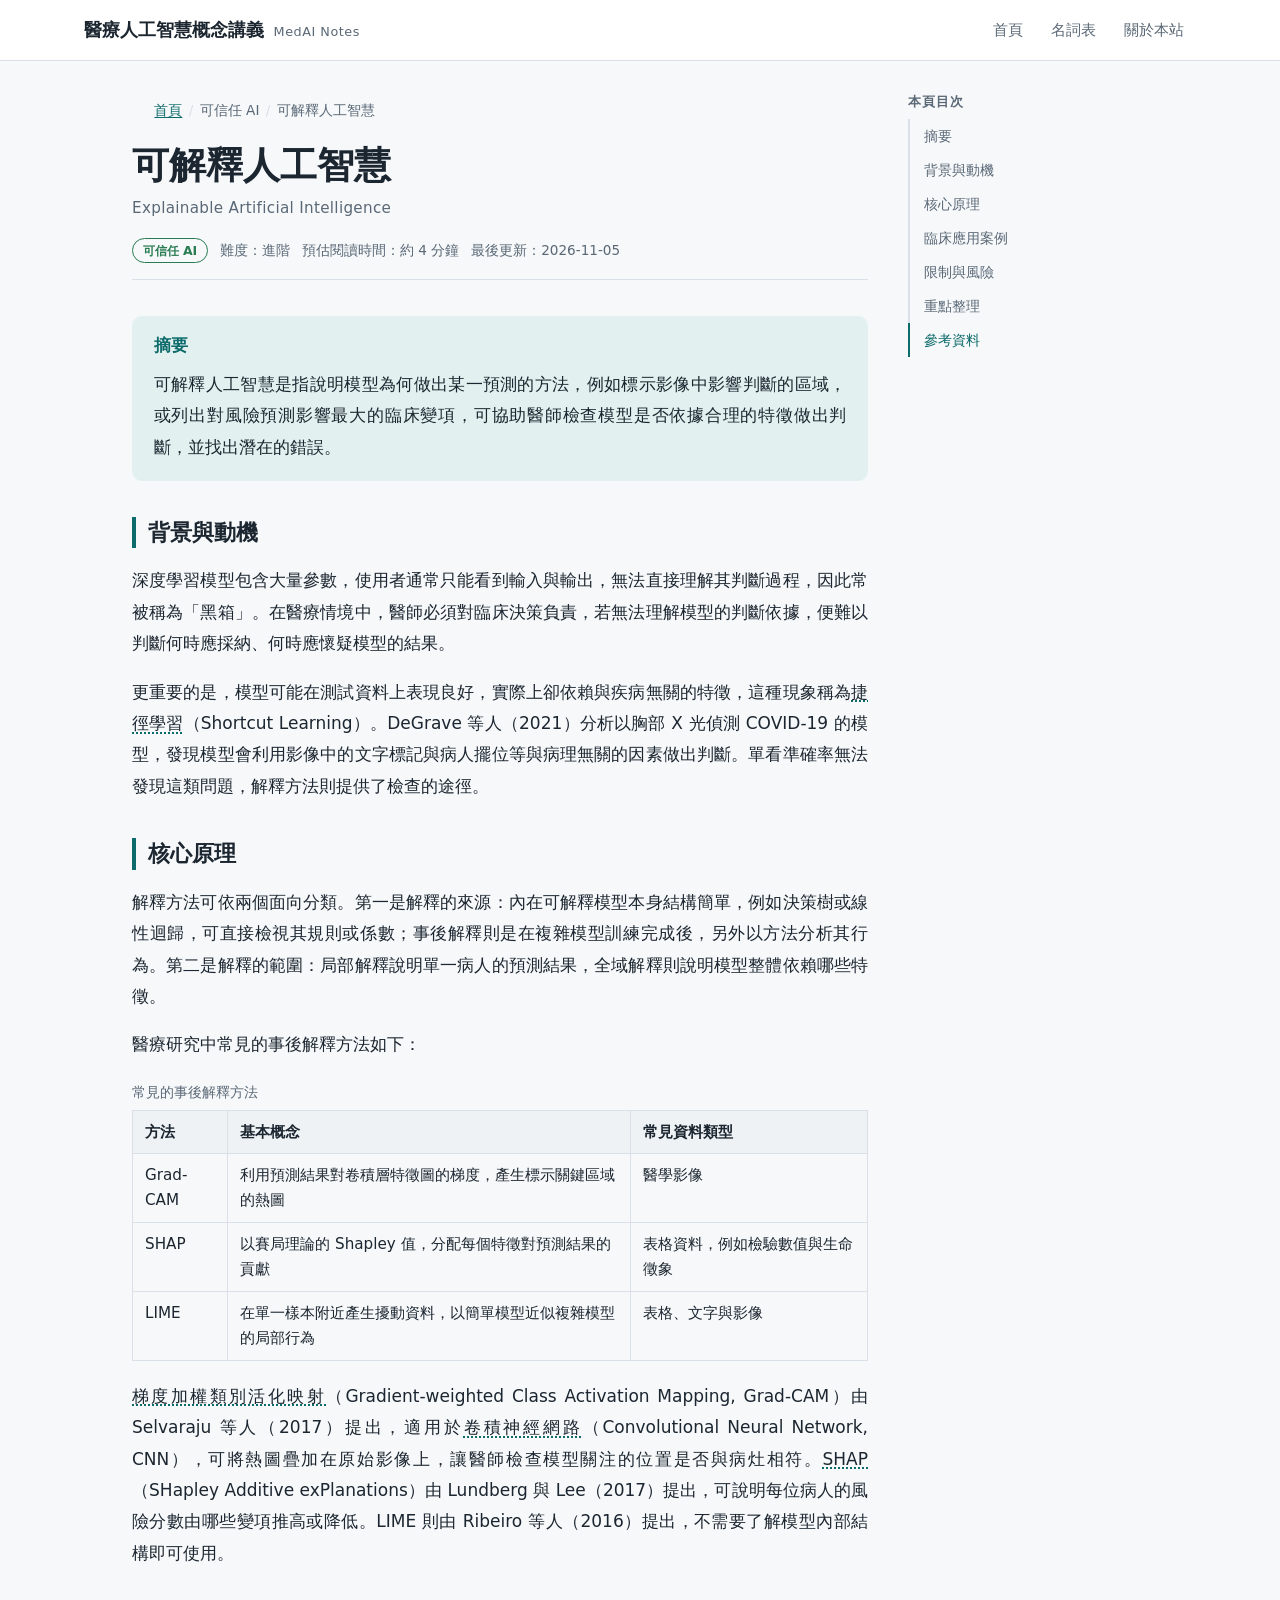
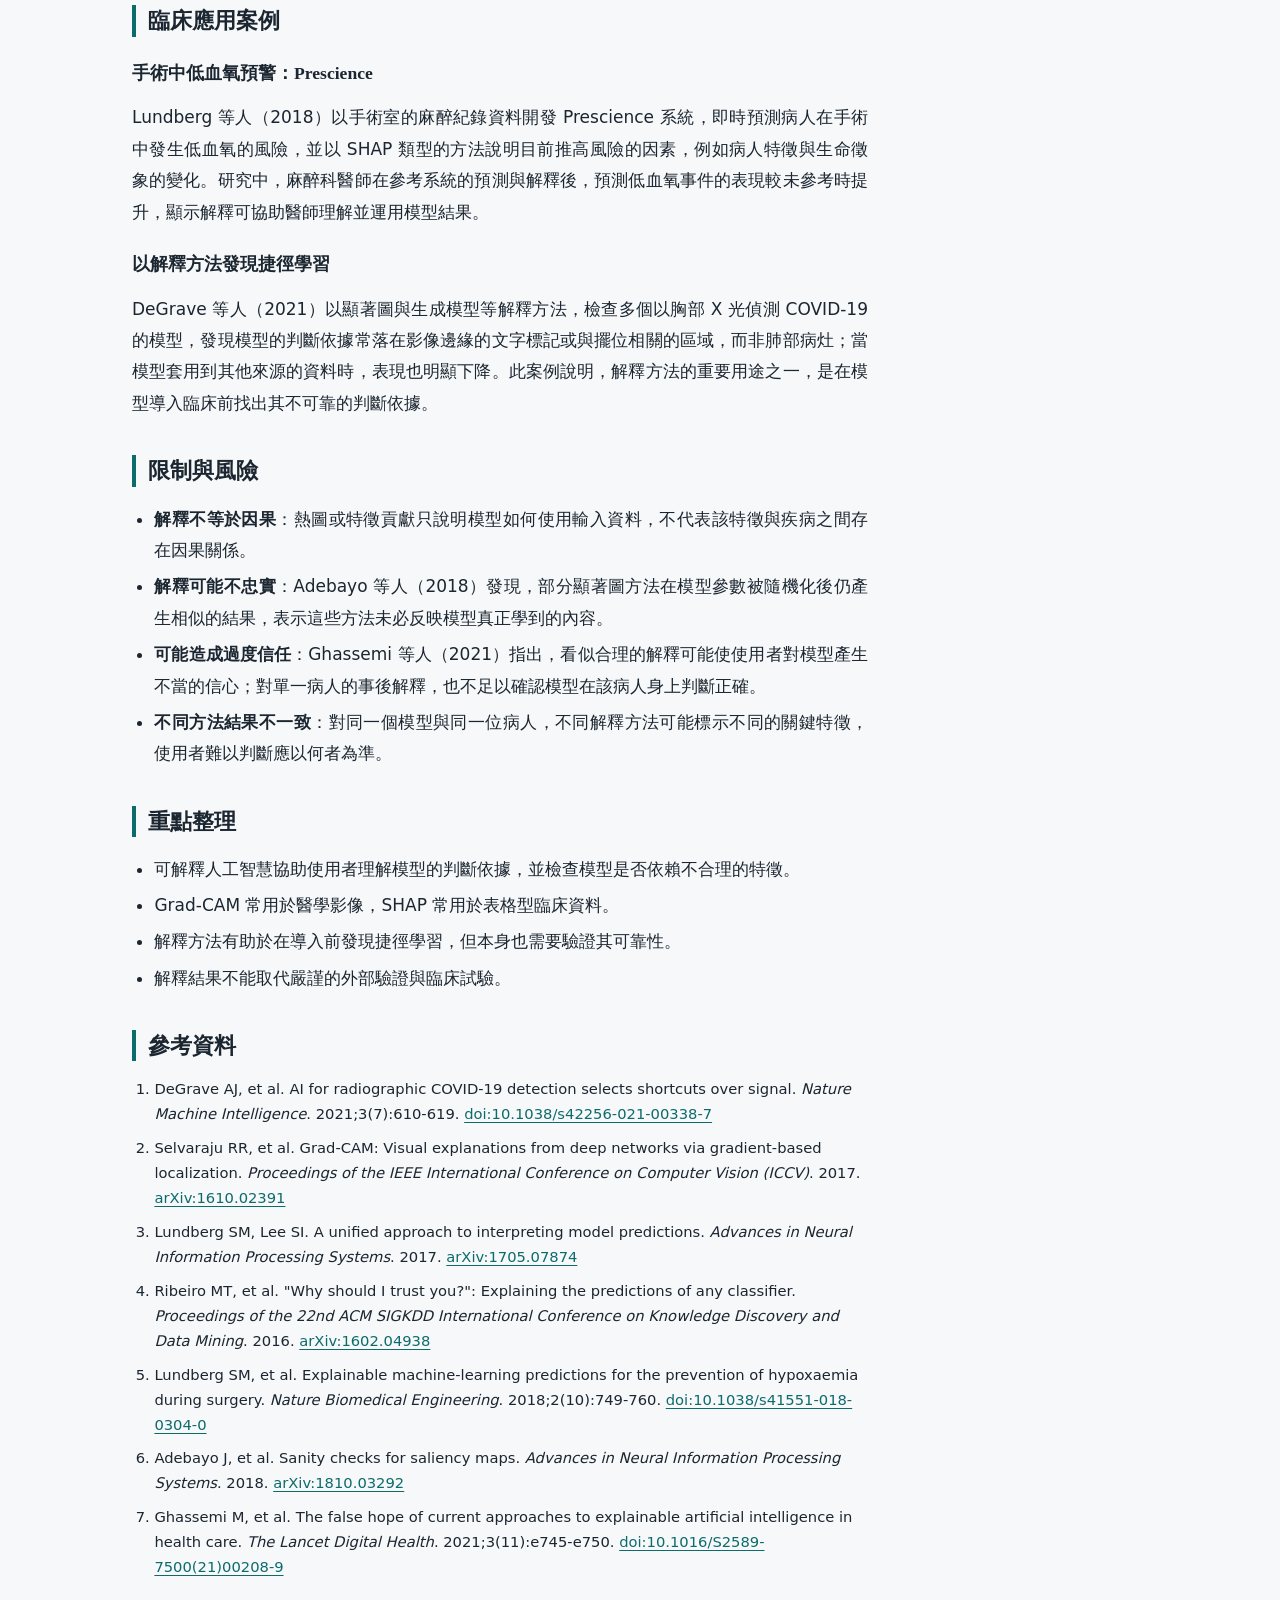
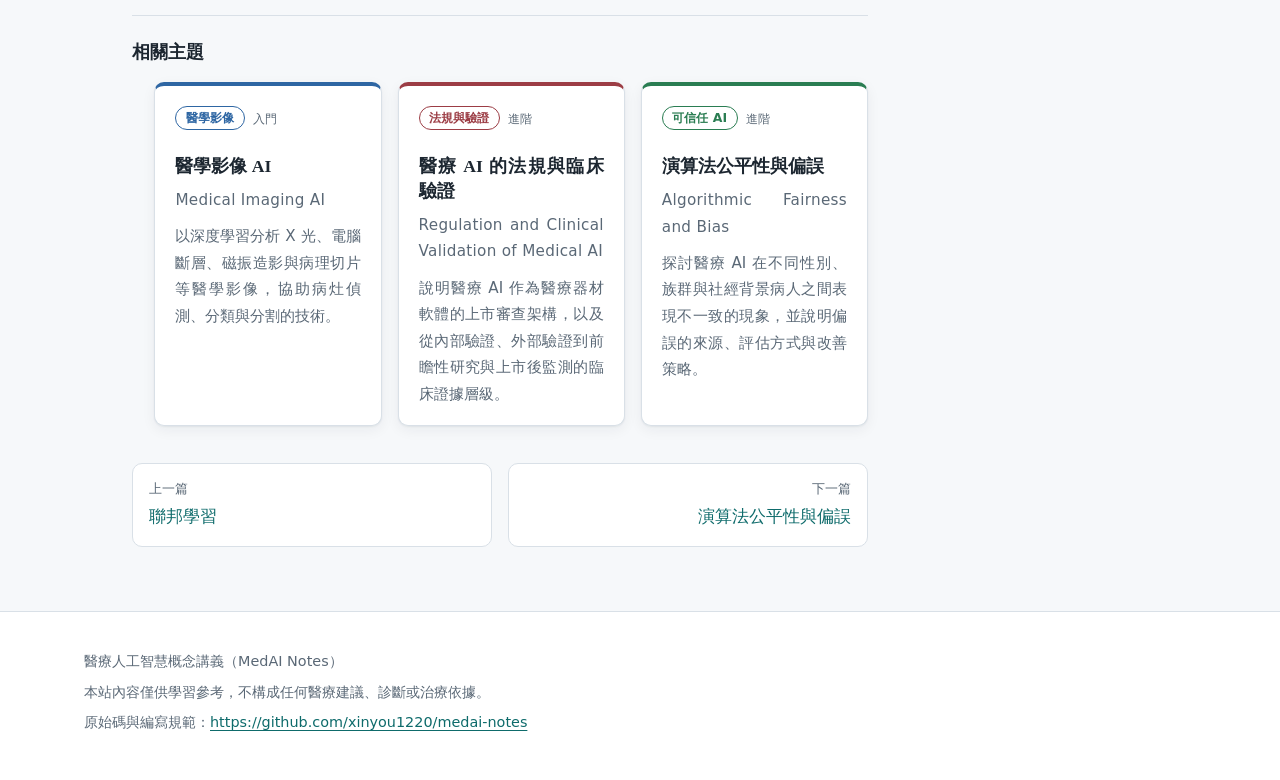
<file: topics/explainable-ai.html>
<!doctype html>
<html lang="zh-Hant-TW">
<head>
  <meta charset="utf-8">
  <meta name="viewport" content="width=device-width, initial-scale=1">
  <title>可解釋人工智慧｜醫療人工智慧概念講義</title>
  <meta name="description" content="說明模型為何做出某一預測的方法，例如標示影像中的關鍵區域或列出主要風險因子，協助醫師檢查模型的判斷依據是否合理。">
  <link rel="stylesheet" href="../assets/css/style.css">
  <script src="../data/site.js" defer></script>
  <script src="../data/topics.js" defer></script>
  <script src="../data/glossary.js" defer></script>
  <script src="../assets/js/site.js" defer></script>
</head>
<body data-page="topic" data-root=".." data-slug="explainable-ai">
  <header id="site-header"></header>

  <main class="container article-layout">
    <article class="topic">
      <nav class="breadcrumb" id="breadcrumb" aria-label="導覽路徑"></nav>
      <h1>可解釋人工智慧</h1>
      <p class="title-en">Explainable Artificial Intelligence</p>
      <div class="topic-meta" id="topic-meta"></div>

      <section id="summary" class="summary">
        <h2>摘要</h2>
        <p>可解釋人工智慧是指說明模型為何做出某一預測的方法，例如標示影像中影響判斷的區域，或列出對風險預測影響最大的臨床變項，可協助醫師檢查模型是否依據合理的特徵做出判斷，並找出潛在的錯誤。</p>
      </section>

      <section id="background">
        <h2>背景與動機</h2>
        <p>深度學習模型包含大量參數，使用者通常只能看到輸入與輸出，無法直接理解其判斷過程，因此常被稱為「黑箱」。在醫療情境中，醫師必須對臨床決策負責，若無法理解模型的判斷依據，便難以判斷何時應採納、何時應懷疑模型的結果。</p>
        <p>更重要的是，模型可能在測試資料上表現良好，實際上卻依賴與疾病無關的特徵，這種現象稱為<a class="term" href="../glossary.html#shortcut-learning">捷徑學習</a>（Shortcut Learning）。DeGrave 等人（2021）分析以胸部 X 光偵測 COVID-19 的模型，發現模型會利用影像中的文字標記與病人擺位等與病理無關的因素做出判斷。單看準確率無法發現這類問題，解釋方法則提供了檢查的途徑。</p>
      </section>

      <section id="principle">
        <h2>核心原理</h2>
        <p>解釋方法可依兩個面向分類。第一是解釋的來源：內在可解釋模型本身結構簡單，例如決策樹或線性迴歸，可直接檢視其規則或係數；事後解釋則是在複雜模型訓練完成後，另外以方法分析其行為。第二是解釋的範圍：局部解釋說明單一病人的預測結果，全域解釋則說明模型整體依賴哪些特徵。</p>
        <p>醫療研究中常見的事後解釋方法如下：</p>
        <div class="table-wrap">
          <table>
            <caption>常見的事後解釋方法</caption>
            <thead>
              <tr><th>方法</th><th>基本概念</th><th>常見資料類型</th></tr>
            </thead>
            <tbody>
              <tr><td>Grad-CAM</td><td>利用預測結果對卷積層特徵圖的梯度，產生標示關鍵區域的熱圖</td><td>醫學影像</td></tr>
              <tr><td>SHAP</td><td>以賽局理論的 Shapley 值，分配每個特徵對預測結果的貢獻</td><td>表格資料，例如檢驗數值與生命徵象</td></tr>
              <tr><td>LIME</td><td>在單一樣本附近產生擾動資料，以簡單模型近似複雜模型的局部行為</td><td>表格、文字與影像</td></tr>
            </tbody>
          </table>
        </div>
        <p><a class="term" href="../glossary.html#grad-cam">梯度加權類別活化映射</a>（Gradient-weighted Class Activation Mapping, Grad-CAM）由 Selvaraju 等人（2017）提出，適用於<a class="term" href="../glossary.html#cnn">卷積神經網路</a>（Convolutional Neural Network, CNN），可將熱圖疊加在原始影像上，讓醫師檢查模型關注的位置是否與病灶相符。<a class="term" href="../glossary.html#shap">SHAP</a>（SHapley Additive exPlanations）由 Lundberg 與 Lee（2017）提出，可說明每位病人的風險分數由哪些變項推高或降低。LIME 則由 Ribeiro 等人（2016）提出，不需要了解模型內部結構即可使用。</p>
      </section>

      <section id="applications">
        <h2>臨床應用案例</h2>
        <h3>手術中低血氧預警：Prescience</h3>
        <p>Lundberg 等人（2018）以手術室的麻醉紀錄資料開發 Prescience 系統，即時預測病人在手術中發生低血氧的風險，並以 SHAP 類型的方法說明目前推高風險的因素，例如病人特徵與生命徵象的變化。研究中，麻醉科醫師在參考系統的預測與解釋後，預測低血氧事件的表現較未參考時提升，顯示解釋可協助醫師理解並運用模型結果。</p>
        <h3>以解釋方法發現捷徑學習</h3>
        <p>DeGrave 等人（2021）以顯著圖與生成模型等解釋方法，檢查多個以胸部 X 光偵測 COVID-19 的模型，發現模型的判斷依據常落在影像邊緣的文字標記或與擺位相關的區域，而非肺部病灶；當模型套用到其他來源的資料時，表現也明顯下降。此案例說明，解釋方法的重要用途之一，是在模型導入臨床前找出其不可靠的判斷依據。</p>
      </section>

      <section id="limitations">
        <h2>限制與風險</h2>
        <ul>
          <li><strong>解釋不等於因果</strong>：熱圖或特徵貢獻只說明模型如何使用輸入資料，不代表該特徵與疾病之間存在因果關係。</li>
          <li><strong>解釋可能不忠實</strong>：Adebayo 等人（2018）發現，部分顯著圖方法在模型參數被隨機化後仍產生相似的結果，表示這些方法未必反映模型真正學到的內容。</li>
          <li><strong>可能造成過度信任</strong>：Ghassemi 等人（2021）指出，看似合理的解釋可能使使用者對模型產生不當的信心；對單一病人的事後解釋，也不足以確認模型在該病人身上判斷正確。</li>
          <li><strong>不同方法結果不一致</strong>：對同一個模型與同一位病人，不同解釋方法可能標示不同的關鍵特徵，使用者難以判斷應以何者為準。</li>
        </ul>
      </section>

      <section id="key-points">
        <h2>重點整理</h2>
        <ul>
          <li>可解釋人工智慧協助使用者理解模型的判斷依據，並檢查模型是否依賴不合理的特徵。</li>
          <li>Grad-CAM 常用於醫學影像，SHAP 常用於表格型臨床資料。</li>
          <li>解釋方法有助於在導入前發現捷徑學習，但本身也需要驗證其可靠性。</li>
          <li>解釋結果不能取代嚴謹的外部驗證與臨床試驗。</li>
        </ul>
      </section>

      <section id="references">
        <h2>參考資料</h2>
        <ol>
          <li>DeGrave AJ, et al. AI for radiographic COVID-19 detection selects shortcuts over signal. <cite>Nature Machine Intelligence</cite>. 2021;3(7):610-619. <a href="https://doi.org/10.1038/s42256-021-00338-7">doi:10.1038/s42256-021-00338-7</a></li>
          <li>Selvaraju RR, et al. Grad-CAM: Visual explanations from deep networks via gradient-based localization. <cite>Proceedings of the IEEE International Conference on Computer Vision (ICCV)</cite>. 2017. <a href="https://arxiv.org/abs/1610.02391">arXiv:1610.02391</a></li>
          <li>Lundberg SM, Lee SI. A unified approach to interpreting model predictions. <cite>Advances in Neural Information Processing Systems</cite>. 2017. <a href="https://arxiv.org/abs/1705.07874">arXiv:1705.07874</a></li>
          <li>Ribeiro MT, et al. "Why should I trust you?": Explaining the predictions of any classifier. <cite>Proceedings of the 22nd ACM SIGKDD International Conference on Knowledge Discovery and Data Mining</cite>. 2016. <a href="https://arxiv.org/abs/1602.04938">arXiv:1602.04938</a></li>
          <li>Lundberg SM, et al. Explainable machine-learning predictions for the prevention of hypoxaemia during surgery. <cite>Nature Biomedical Engineering</cite>. 2018;2(10):749-760. <a href="https://doi.org/10.1038/s41551-018-0304-0">doi:10.1038/s41551-018-0304-0</a></li>
          <li>Adebayo J, et al. Sanity checks for saliency maps. <cite>Advances in Neural Information Processing Systems</cite>. 2018. <a href="https://arxiv.org/abs/1810.03292">arXiv:1810.03292</a></li>
          <li>Ghassemi M, et al. The false hope of current approaches to explainable artificial intelligence in health care. <cite>The Lancet Digital Health</cite>. 2021;3(11):e745-e750. <a href="https://doi.org/10.1016/S2589-7500(21)00208-9">doi:10.1016/S2589-7500(21)00208-9</a></li>
        </ol>
      </section>

      <section class="related" id="related" aria-label="相關主題"></section>
      <nav class="pager" id="pager" aria-label="上一篇與下一篇"></nav>
    </article>

    <aside class="toc" id="toc" aria-label="本頁目次"></aside>
  </main>

  <footer id="site-footer"></footer>
</body>
</html>
</file>
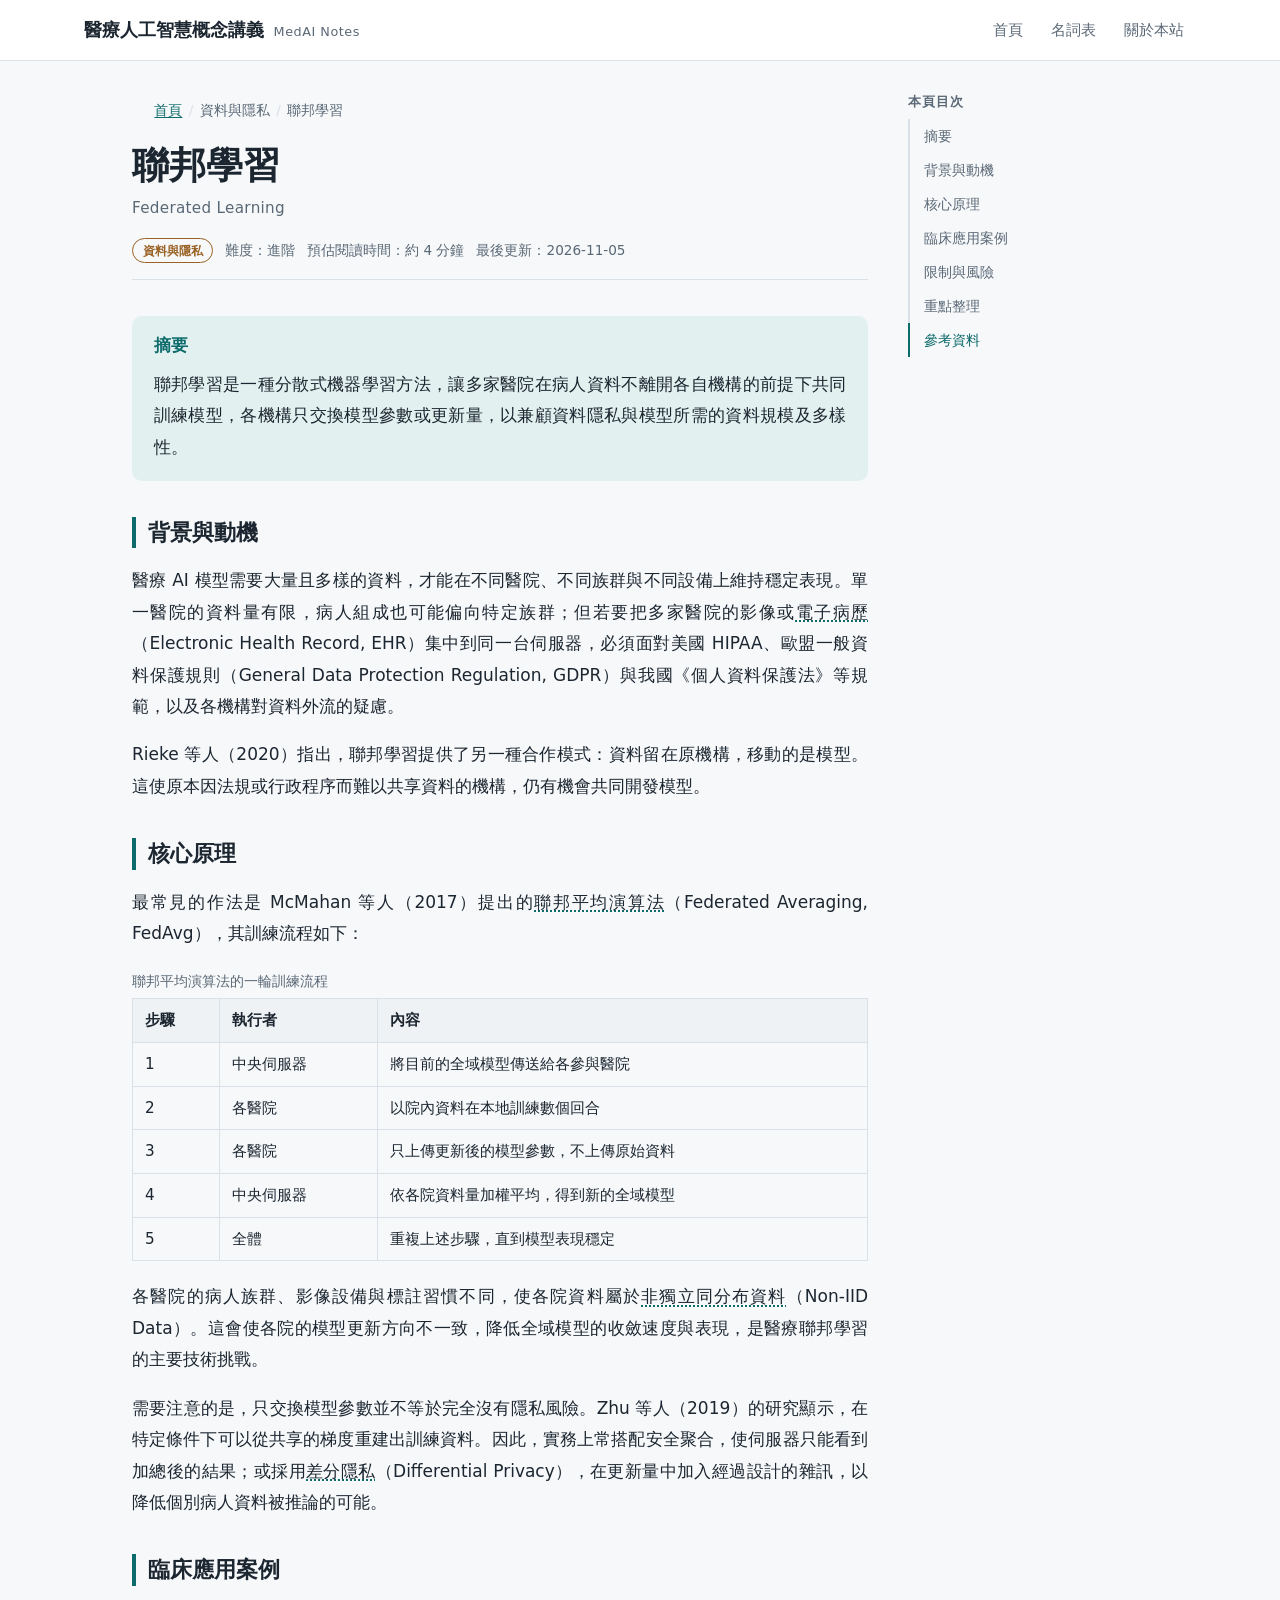
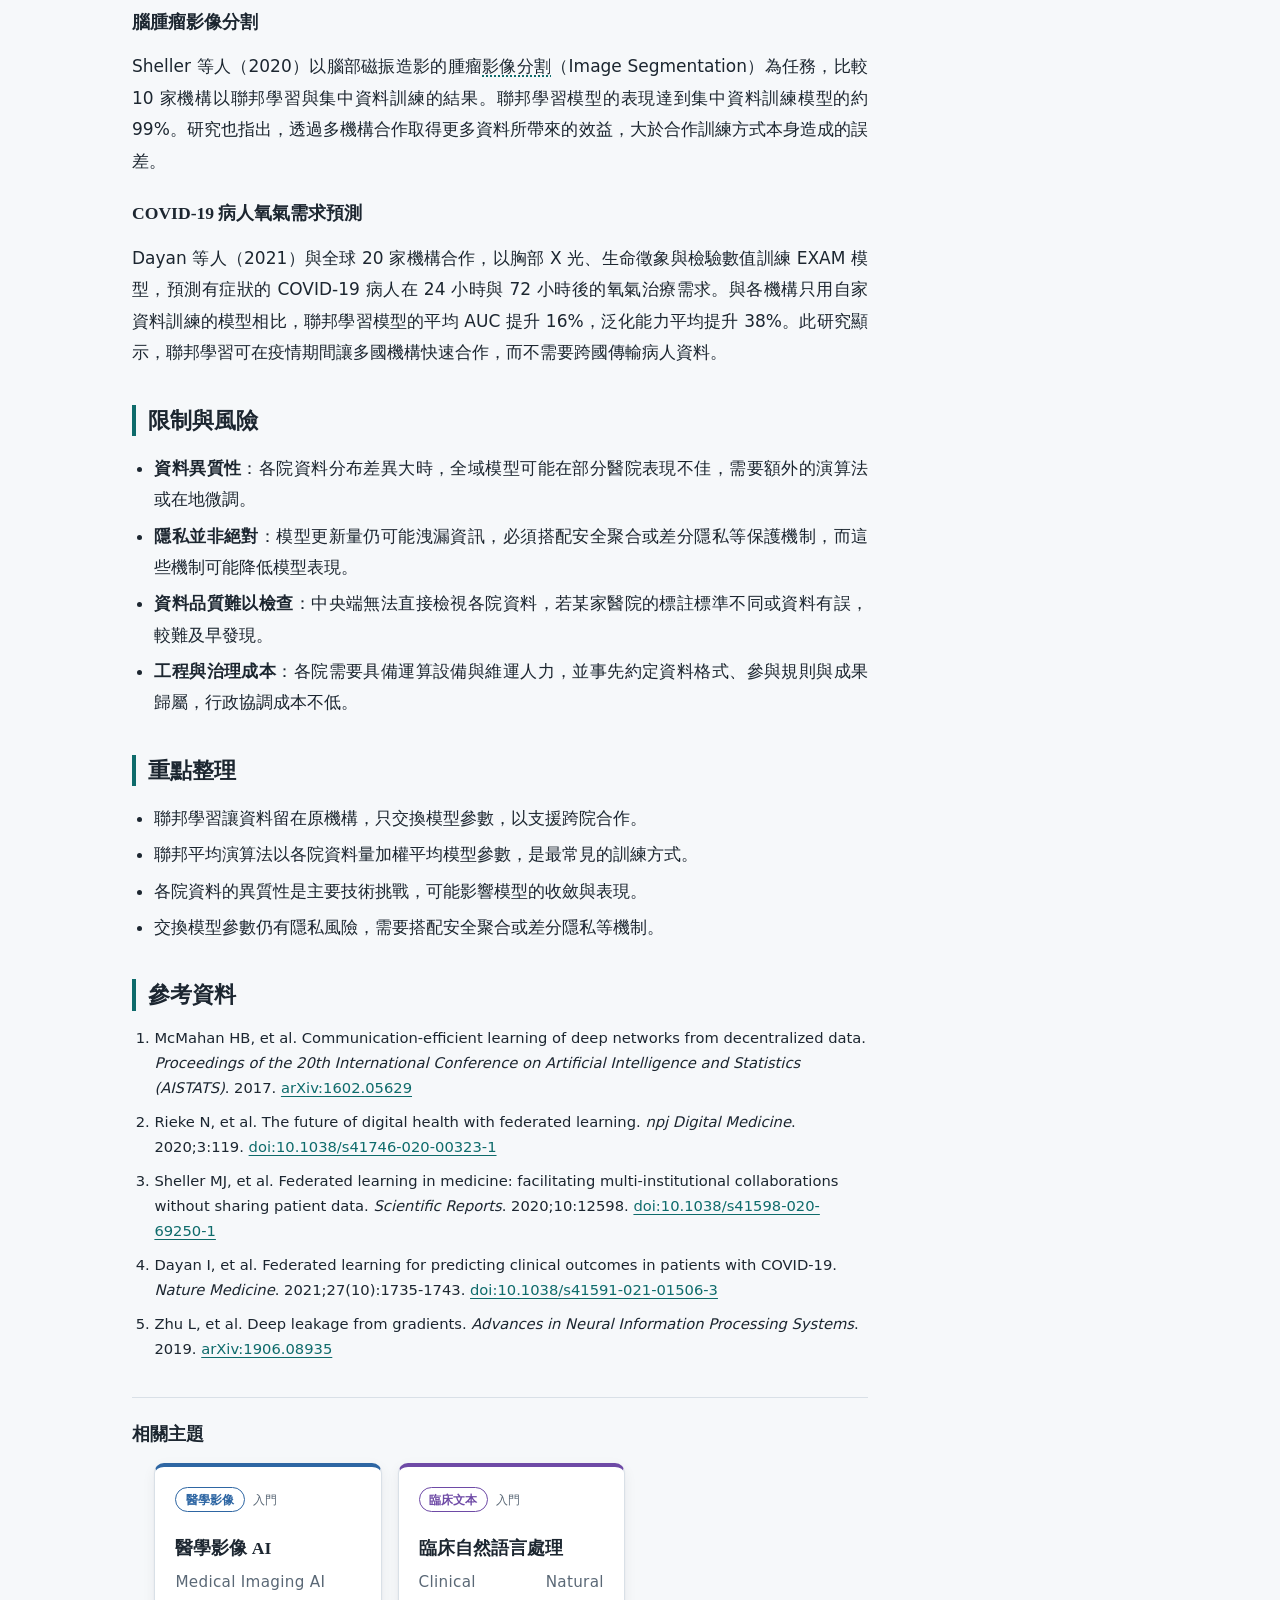
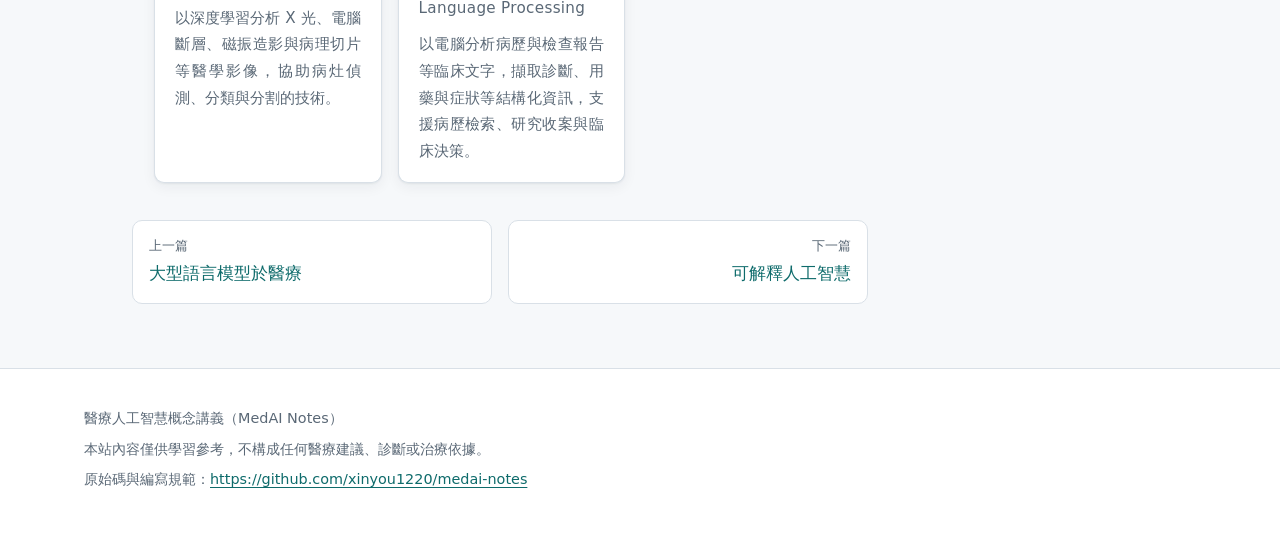
<file: topics/federated-learning.html>
<!doctype html>
<html lang="zh-Hant-TW">
<head>
  <meta charset="utf-8">
  <meta name="viewport" content="width=device-width, initial-scale=1">
  <title>聯邦學習｜醫療人工智慧概念講義</title>
  <meta name="description" content="讓多家醫院在病人資料不離開各自機構的前提下共同訓練模型，只交換模型更新量，以兼顧隱私保護與資料規模。">
  <link rel="stylesheet" href="../assets/css/style.css">
  <script src="../data/site.js" defer></script>
  <script src="../data/topics.js" defer></script>
  <script src="../data/glossary.js" defer></script>
  <script src="../assets/js/site.js" defer></script>
</head>
<body data-page="topic" data-root=".." data-slug="federated-learning">
  <header id="site-header"></header>

  <main class="container article-layout">
    <article class="topic">
      <nav class="breadcrumb" id="breadcrumb" aria-label="導覽路徑"></nav>
      <h1>聯邦學習</h1>
      <p class="title-en">Federated Learning</p>
      <div class="topic-meta" id="topic-meta"></div>

      <section id="summary" class="summary">
        <h2>摘要</h2>
        <p>聯邦學習是一種分散式機器學習方法，讓多家醫院在病人資料不離開各自機構的前提下共同訓練模型，各機構只交換模型參數或更新量，以兼顧資料隱私與模型所需的資料規模及多樣性。</p>
      </section>

      <section id="background">
        <h2>背景與動機</h2>
        <p>醫療 AI 模型需要大量且多樣的資料，才能在不同醫院、不同族群與不同設備上維持穩定表現。單一醫院的資料量有限，病人組成也可能偏向特定族群；但若要把多家醫院的影像或<a class="term" href="../glossary.html#ehr">電子病歷</a>（Electronic Health Record, EHR）集中到同一台伺服器，必須面對美國 HIPAA、歐盟一般資料保護規則（General Data Protection Regulation, GDPR）與我國《個人資料保護法》等規範，以及各機構對資料外流的疑慮。</p>
        <p>Rieke 等人（2020）指出，聯邦學習提供了另一種合作模式：資料留在原機構，移動的是模型。這使原本因法規或行政程序而難以共享資料的機構，仍有機會共同開發模型。</p>
      </section>

      <section id="principle">
        <h2>核心原理</h2>
        <p>最常見的作法是 McMahan 等人（2017）提出的<a class="term" href="../glossary.html#fedavg">聯邦平均演算法</a>（Federated Averaging, FedAvg），其訓練流程如下：</p>
        <div class="table-wrap">
          <table>
            <caption>聯邦平均演算法的一輪訓練流程</caption>
            <thead>
              <tr><th>步驟</th><th>執行者</th><th>內容</th></tr>
            </thead>
            <tbody>
              <tr><td>1</td><td>中央伺服器</td><td>將目前的全域模型傳送給各參與醫院</td></tr>
              <tr><td>2</td><td>各醫院</td><td>以院內資料在本地訓練數個回合</td></tr>
              <tr><td>3</td><td>各醫院</td><td>只上傳更新後的模型參數，不上傳原始資料</td></tr>
              <tr><td>4</td><td>中央伺服器</td><td>依各院資料量加權平均，得到新的全域模型</td></tr>
              <tr><td>5</td><td>全體</td><td>重複上述步驟，直到模型表現穩定</td></tr>
            </tbody>
          </table>
        </div>
        <p>各醫院的病人族群、影像設備與標註習慣不同，使各院資料屬於<a class="term" href="../glossary.html#non-iid">非獨立同分布資料</a>（Non-IID Data）。這會使各院的模型更新方向不一致，降低全域模型的收斂速度與表現，是醫療聯邦學習的主要技術挑戰。</p>
        <p>需要注意的是，只交換模型參數並不等於完全沒有隱私風險。Zhu 等人（2019）的研究顯示，在特定條件下可以從共享的梯度重建出訓練資料。因此，實務上常搭配安全聚合，使伺服器只能看到加總後的結果；或採用<a class="term" href="../glossary.html#differential-privacy">差分隱私</a>（Differential Privacy），在更新量中加入經過設計的雜訊，以降低個別病人資料被推論的可能。</p>
      </section>

      <section id="applications">
        <h2>臨床應用案例</h2>
        <h3>腦腫瘤影像分割</h3>
        <p>Sheller 等人（2020）以腦部磁振造影的腫瘤<a class="term" href="../glossary.html#segmentation">影像分割</a>（Image Segmentation）為任務，比較 10 家機構以聯邦學習與集中資料訓練的結果。聯邦學習模型的表現達到集中資料訓練模型的約 99%。研究也指出，透過多機構合作取得更多資料所帶來的效益，大於合作訓練方式本身造成的誤差。</p>
        <h3>COVID-19 病人氧氣需求預測</h3>
        <p>Dayan 等人（2021）與全球 20 家機構合作，以胸部 X 光、生命徵象與檢驗數值訓練 EXAM 模型，預測有症狀的 COVID-19 病人在 24 小時與 72 小時後的氧氣治療需求。與各機構只用自家資料訓練的模型相比，聯邦學習模型的平均 AUC 提升 16%，泛化能力平均提升 38%。此研究顯示，聯邦學習可在疫情期間讓多國機構快速合作，而不需要跨國傳輸病人資料。</p>
      </section>

      <section id="limitations">
        <h2>限制與風險</h2>
        <ul>
          <li><strong>資料異質性</strong>：各院資料分布差異大時，全域模型可能在部分醫院表現不佳，需要額外的演算法或在地微調。</li>
          <li><strong>隱私並非絕對</strong>：模型更新量仍可能洩漏資訊，必須搭配安全聚合或差分隱私等保護機制，而這些機制可能降低模型表現。</li>
          <li><strong>資料品質難以檢查</strong>：中央端無法直接檢視各院資料，若某家醫院的標註標準不同或資料有誤，較難及早發現。</li>
          <li><strong>工程與治理成本</strong>：各院需要具備運算設備與維運人力，並事先約定資料格式、參與規則與成果歸屬，行政協調成本不低。</li>
        </ul>
      </section>

      <section id="key-points">
        <h2>重點整理</h2>
        <ul>
          <li>聯邦學習讓資料留在原機構，只交換模型參數，以支援跨院合作。</li>
          <li>聯邦平均演算法以各院資料量加權平均模型參數，是最常見的訓練方式。</li>
          <li>各院資料的異質性是主要技術挑戰，可能影響模型的收斂與表現。</li>
          <li>交換模型參數仍有隱私風險，需要搭配安全聚合或差分隱私等機制。</li>
        </ul>
      </section>

      <section id="references">
        <h2>參考資料</h2>
        <ol>
          <li>McMahan HB, et al. Communication-efficient learning of deep networks from decentralized data. <cite>Proceedings of the 20th International Conference on Artificial Intelligence and Statistics (AISTATS)</cite>. 2017. <a href="https://arxiv.org/abs/1602.05629">arXiv:1602.05629</a></li>
          <li>Rieke N, et al. The future of digital health with federated learning. <cite>npj Digital Medicine</cite>. 2020;3:119. <a href="https://doi.org/10.1038/s41746-020-00323-1">doi:10.1038/s41746-020-00323-1</a></li>
          <li>Sheller MJ, et al. Federated learning in medicine: facilitating multi-institutional collaborations without sharing patient data. <cite>Scientific Reports</cite>. 2020;10:12598. <a href="https://doi.org/10.1038/s41598-020-69250-1">doi:10.1038/s41598-020-69250-1</a></li>
          <li>Dayan I, et al. Federated learning for predicting clinical outcomes in patients with COVID-19. <cite>Nature Medicine</cite>. 2021;27(10):1735-1743. <a href="https://doi.org/10.1038/s41591-021-01506-3">doi:10.1038/s41591-021-01506-3</a></li>
          <li>Zhu L, et al. Deep leakage from gradients. <cite>Advances in Neural Information Processing Systems</cite>. 2019. <a href="https://arxiv.org/abs/1906.08935">arXiv:1906.08935</a></li>
        </ol>
      </section>

      <section class="related" id="related" aria-label="相關主題"></section>
      <nav class="pager" id="pager" aria-label="上一篇與下一篇"></nav>
    </article>

    <aside class="toc" id="toc" aria-label="本頁目次"></aside>
  </main>

  <footer id="site-footer"></footer>
</body>
</html>
</file>
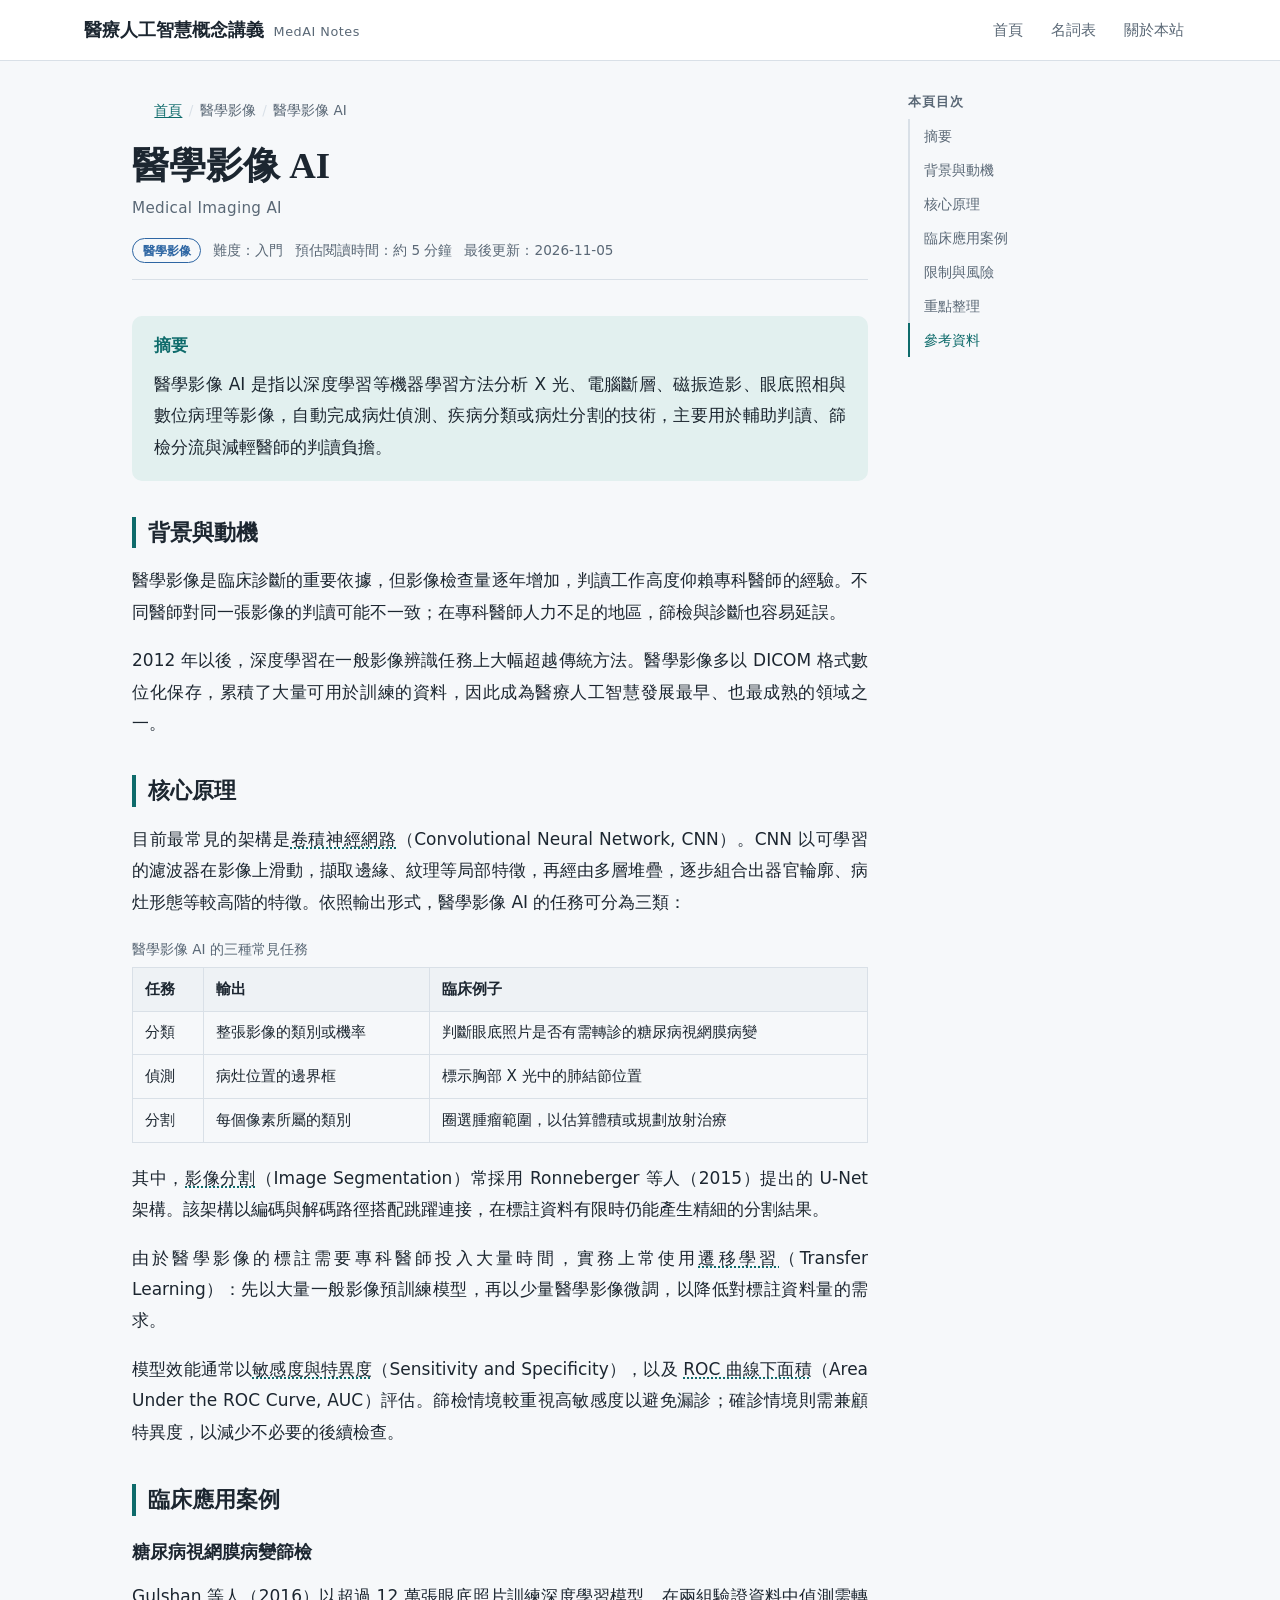
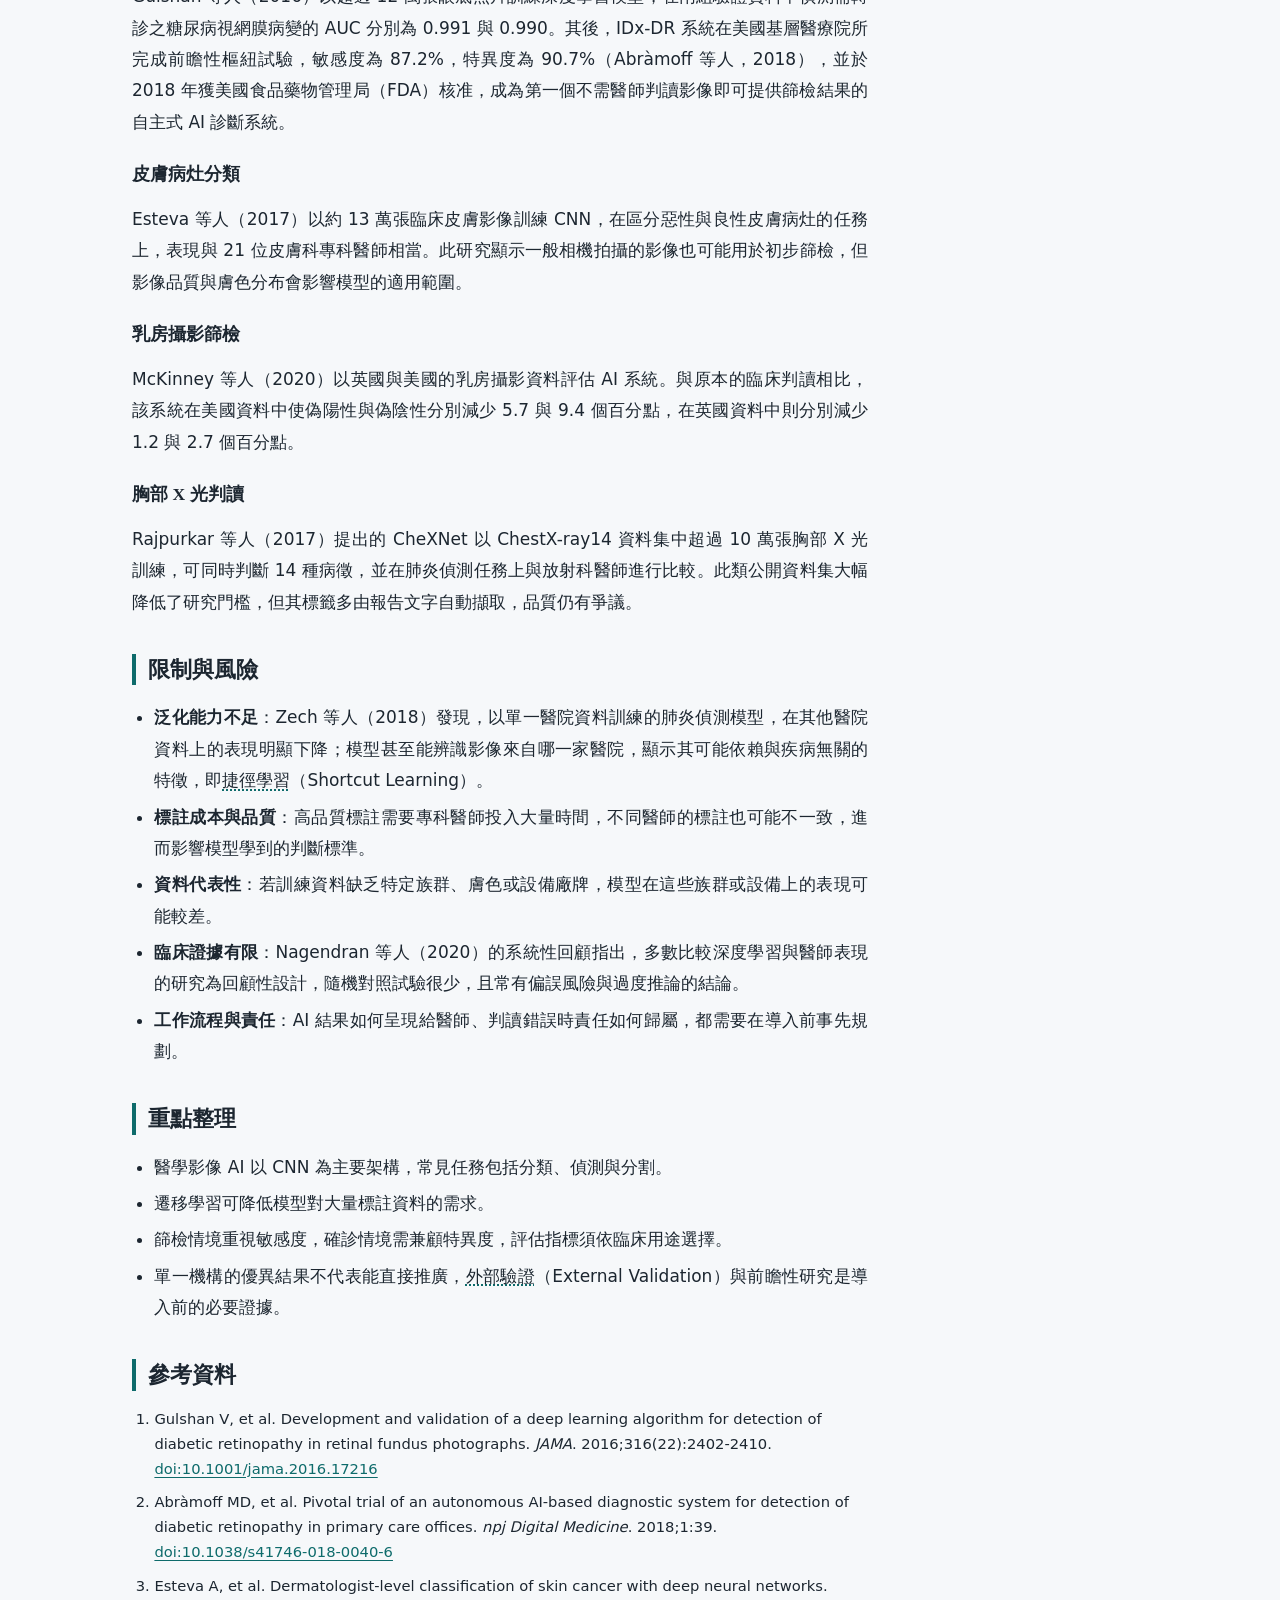
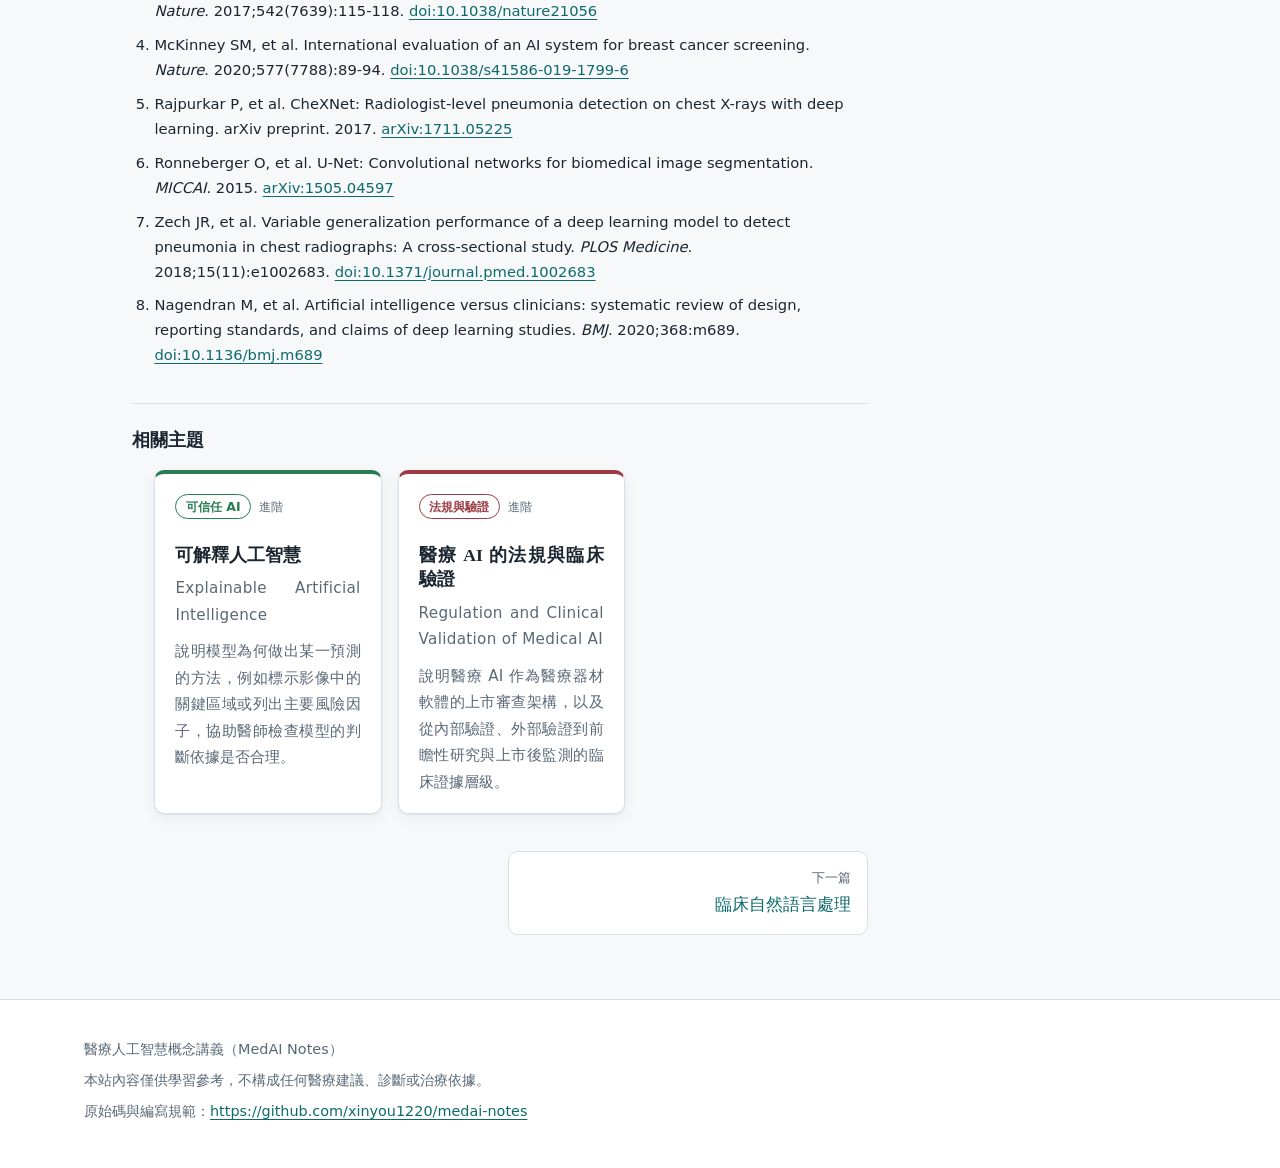
<file: topics/medical-imaging-ai.html>
<!doctype html>
<html lang="zh-Hant-TW">
<head>
  <meta charset="utf-8">
  <meta name="viewport" content="width=device-width, initial-scale=1">
  <title>醫學影像 AI｜醫療人工智慧概念講義</title>
  <meta name="description" content="以深度學習分析 X 光、電腦斷層、磁振造影與病理切片等醫學影像，協助病灶偵測、分類與分割的技術。">
  <link rel="stylesheet" href="../assets/css/style.css">
  <script src="../data/site.js" defer></script>
  <script src="../data/topics.js" defer></script>
  <script src="../data/glossary.js" defer></script>
  <script src="../assets/js/site.js" defer></script>
</head>
<body data-page="topic" data-root=".." data-slug="medical-imaging-ai">
  <header id="site-header"></header>

  <main class="container article-layout">
    <article class="topic">
      <nav class="breadcrumb" id="breadcrumb" aria-label="導覽路徑"></nav>
      <h1>醫學影像 AI</h1>
      <p class="title-en">Medical Imaging AI</p>
      <div class="topic-meta" id="topic-meta"></div>

      <section id="summary" class="summary">
        <h2>摘要</h2>
        <p>醫學影像 AI 是指以深度學習等機器學習方法分析 X 光、電腦斷層、磁振造影、眼底照相與數位病理等影像，自動完成病灶偵測、疾病分類或病灶分割的技術，主要用於輔助判讀、篩檢分流與減輕醫師的判讀負擔。</p>
      </section>

      <section id="background">
        <h2>背景與動機</h2>
        <p>醫學影像是臨床診斷的重要依據，但影像檢查量逐年增加，判讀工作高度仰賴專科醫師的經驗。不同醫師對同一張影像的判讀可能不一致；在專科醫師人力不足的地區，篩檢與診斷也容易延誤。</p>
        <p>2012 年以後，深度學習在一般影像辨識任務上大幅超越傳統方法。醫學影像多以 DICOM 格式數位化保存，累積了大量可用於訓練的資料，因此成為醫療人工智慧發展最早、也最成熟的領域之一。</p>
      </section>

      <section id="principle">
        <h2>核心原理</h2>
        <p>目前最常見的架構是<a class="term" href="../glossary.html#cnn">卷積神經網路</a>（Convolutional Neural Network, CNN）。CNN 以可學習的濾波器在影像上滑動，擷取邊緣、紋理等局部特徵，再經由多層堆疊，逐步組合出器官輪廓、病灶形態等較高階的特徵。依照輸出形式，醫學影像 AI 的任務可分為三類：</p>
        <div class="table-wrap">
          <table>
            <caption>醫學影像 AI 的三種常見任務</caption>
            <thead>
              <tr><th>任務</th><th>輸出</th><th>臨床例子</th></tr>
            </thead>
            <tbody>
              <tr><td>分類</td><td>整張影像的類別或機率</td><td>判斷眼底照片是否有需轉診的糖尿病視網膜病變</td></tr>
              <tr><td>偵測</td><td>病灶位置的邊界框</td><td>標示胸部 X 光中的肺結節位置</td></tr>
              <tr><td>分割</td><td>每個像素所屬的類別</td><td>圈選腫瘤範圍，以估算體積或規劃放射治療</td></tr>
            </tbody>
          </table>
        </div>
        <p>其中，<a class="term" href="../glossary.html#segmentation">影像分割</a>（Image Segmentation）常採用 Ronneberger 等人（2015）提出的 U-Net 架構。該架構以編碼與解碼路徑搭配跳躍連接，在標註資料有限時仍能產生精細的分割結果。</p>
        <p>由於醫學影像的標註需要專科醫師投入大量時間，實務上常使用<a class="term" href="../glossary.html#transfer-learning">遷移學習</a>（Transfer Learning）：先以大量一般影像預訓練模型，再以少量醫學影像微調，以降低對標註資料量的需求。</p>
        <p>模型效能通常以<a class="term" href="../glossary.html#sensitivity-specificity">敏感度與特異度</a>（Sensitivity and Specificity），以及 <a class="term" href="../glossary.html#auc">ROC 曲線下面積</a>（Area Under the ROC Curve, AUC）評估。篩檢情境較重視高敏感度以避免漏診；確診情境則需兼顧特異度，以減少不必要的後續檢查。</p>
      </section>

      <section id="applications">
        <h2>臨床應用案例</h2>
        <h3>糖尿病視網膜病變篩檢</h3>
        <p>Gulshan 等人（2016）以超過 12 萬張眼底照片訓練深度學習模型，在兩組驗證資料中偵測需轉診之糖尿病視網膜病變的 AUC 分別為 0.991 與 0.990。其後，IDx-DR 系統在美國基層醫療院所完成前瞻性樞紐試驗，敏感度為 87.2%，特異度為 90.7%（Abràmoff 等人，2018），並於 2018 年獲美國食品藥物管理局（FDA）核准，成為第一個不需醫師判讀影像即可提供篩檢結果的自主式 AI 診斷系統。</p>
        <h3>皮膚病灶分類</h3>
        <p>Esteva 等人（2017）以約 13 萬張臨床皮膚影像訓練 CNN，在區分惡性與良性皮膚病灶的任務上，表現與 21 位皮膚科專科醫師相當。此研究顯示一般相機拍攝的影像也可能用於初步篩檢，但影像品質與膚色分布會影響模型的適用範圍。</p>
        <h3>乳房攝影篩檢</h3>
        <p>McKinney 等人（2020）以英國與美國的乳房攝影資料評估 AI 系統。與原本的臨床判讀相比，該系統在美國資料中使偽陽性與偽陰性分別減少 5.7 與 9.4 個百分點，在英國資料中則分別減少 1.2 與 2.7 個百分點。</p>
        <h3>胸部 X 光判讀</h3>
        <p>Rajpurkar 等人（2017）提出的 CheXNet 以 ChestX-ray14 資料集中超過 10 萬張胸部 X 光訓練，可同時判斷 14 種病徵，並在肺炎偵測任務上與放射科醫師進行比較。此類公開資料集大幅降低了研究門檻，但其標籤多由報告文字自動擷取，品質仍有爭議。</p>
      </section>

      <section id="limitations">
        <h2>限制與風險</h2>
        <ul>
          <li><strong>泛化能力不足</strong>：Zech 等人（2018）發現，以單一醫院資料訓練的肺炎偵測模型，在其他醫院資料上的表現明顯下降；模型甚至能辨識影像來自哪一家醫院，顯示其可能依賴與疾病無關的特徵，即<a class="term" href="../glossary.html#shortcut-learning">捷徑學習</a>（Shortcut Learning）。</li>
          <li><strong>標註成本與品質</strong>：高品質標註需要專科醫師投入大量時間，不同醫師的標註也可能不一致，進而影響模型學到的判斷標準。</li>
          <li><strong>資料代表性</strong>：若訓練資料缺乏特定族群、膚色或設備廠牌，模型在這些族群或設備上的表現可能較差。</li>
          <li><strong>臨床證據有限</strong>：Nagendran 等人（2020）的系統性回顧指出，多數比較深度學習與醫師表現的研究為回顧性設計，隨機對照試驗很少，且常有偏誤風險與過度推論的結論。</li>
          <li><strong>工作流程與責任</strong>：AI 結果如何呈現給醫師、判讀錯誤時責任如何歸屬，都需要在導入前事先規劃。</li>
        </ul>
      </section>

      <section id="key-points">
        <h2>重點整理</h2>
        <ul>
          <li>醫學影像 AI 以 CNN 為主要架構，常見任務包括分類、偵測與分割。</li>
          <li>遷移學習可降低模型對大量標註資料的需求。</li>
          <li>篩檢情境重視敏感度，確診情境需兼顧特異度，評估指標須依臨床用途選擇。</li>
          <li>單一機構的優異結果不代表能直接推廣，<a class="term" href="../glossary.html#external-validation">外部驗證</a>（External Validation）與前瞻性研究是導入前的必要證據。</li>
        </ul>
      </section>

      <section id="references">
        <h2>參考資料</h2>
        <ol>
          <li>Gulshan V, et al. Development and validation of a deep learning algorithm for detection of diabetic retinopathy in retinal fundus photographs. <cite>JAMA</cite>. 2016;316(22):2402-2410. <a href="https://doi.org/10.1001/jama.2016.17216">doi:10.1001/jama.2016.17216</a></li>
          <li>Abràmoff MD, et al. Pivotal trial of an autonomous AI-based diagnostic system for detection of diabetic retinopathy in primary care offices. <cite>npj Digital Medicine</cite>. 2018;1:39. <a href="https://doi.org/10.1038/s41746-018-0040-6">doi:10.1038/s41746-018-0040-6</a></li>
          <li>Esteva A, et al. Dermatologist-level classification of skin cancer with deep neural networks. <cite>Nature</cite>. 2017;542(7639):115-118. <a href="https://doi.org/10.1038/nature21056">doi:10.1038/nature21056</a></li>
          <li>McKinney SM, et al. International evaluation of an AI system for breast cancer screening. <cite>Nature</cite>. 2020;577(7788):89-94. <a href="https://doi.org/10.1038/s41586-019-1799-6">doi:10.1038/s41586-019-1799-6</a></li>
          <li>Rajpurkar P, et al. CheXNet: Radiologist-level pneumonia detection on chest X-rays with deep learning. arXiv preprint. 2017. <a href="https://arxiv.org/abs/1711.05225">arXiv:1711.05225</a></li>
          <li>Ronneberger O, et al. U-Net: Convolutional networks for biomedical image segmentation. <cite>MICCAI</cite>. 2015. <a href="https://arxiv.org/abs/1505.04597">arXiv:1505.04597</a></li>
          <li>Zech JR, et al. Variable generalization performance of a deep learning model to detect pneumonia in chest radiographs: A cross-sectional study. <cite>PLOS Medicine</cite>. 2018;15(11):e1002683. <a href="https://doi.org/10.1371/journal.pmed.1002683">doi:10.1371/journal.pmed.1002683</a></li>
          <li>Nagendran M, et al. Artificial intelligence versus clinicians: systematic review of design, reporting standards, and claims of deep learning studies. <cite>BMJ</cite>. 2020;368:m689. <a href="https://doi.org/10.1136/bmj.m689">doi:10.1136/bmj.m689</a></li>
        </ol>
      </section>

      <section class="related" id="related" aria-label="相關主題"></section>
      <nav class="pager" id="pager" aria-label="上一篇與下一篇"></nav>
    </article>

    <aside class="toc" id="toc" aria-label="本頁目次"></aside>
  </main>

  <footer id="site-footer"></footer>
</body>
</html>
</file>
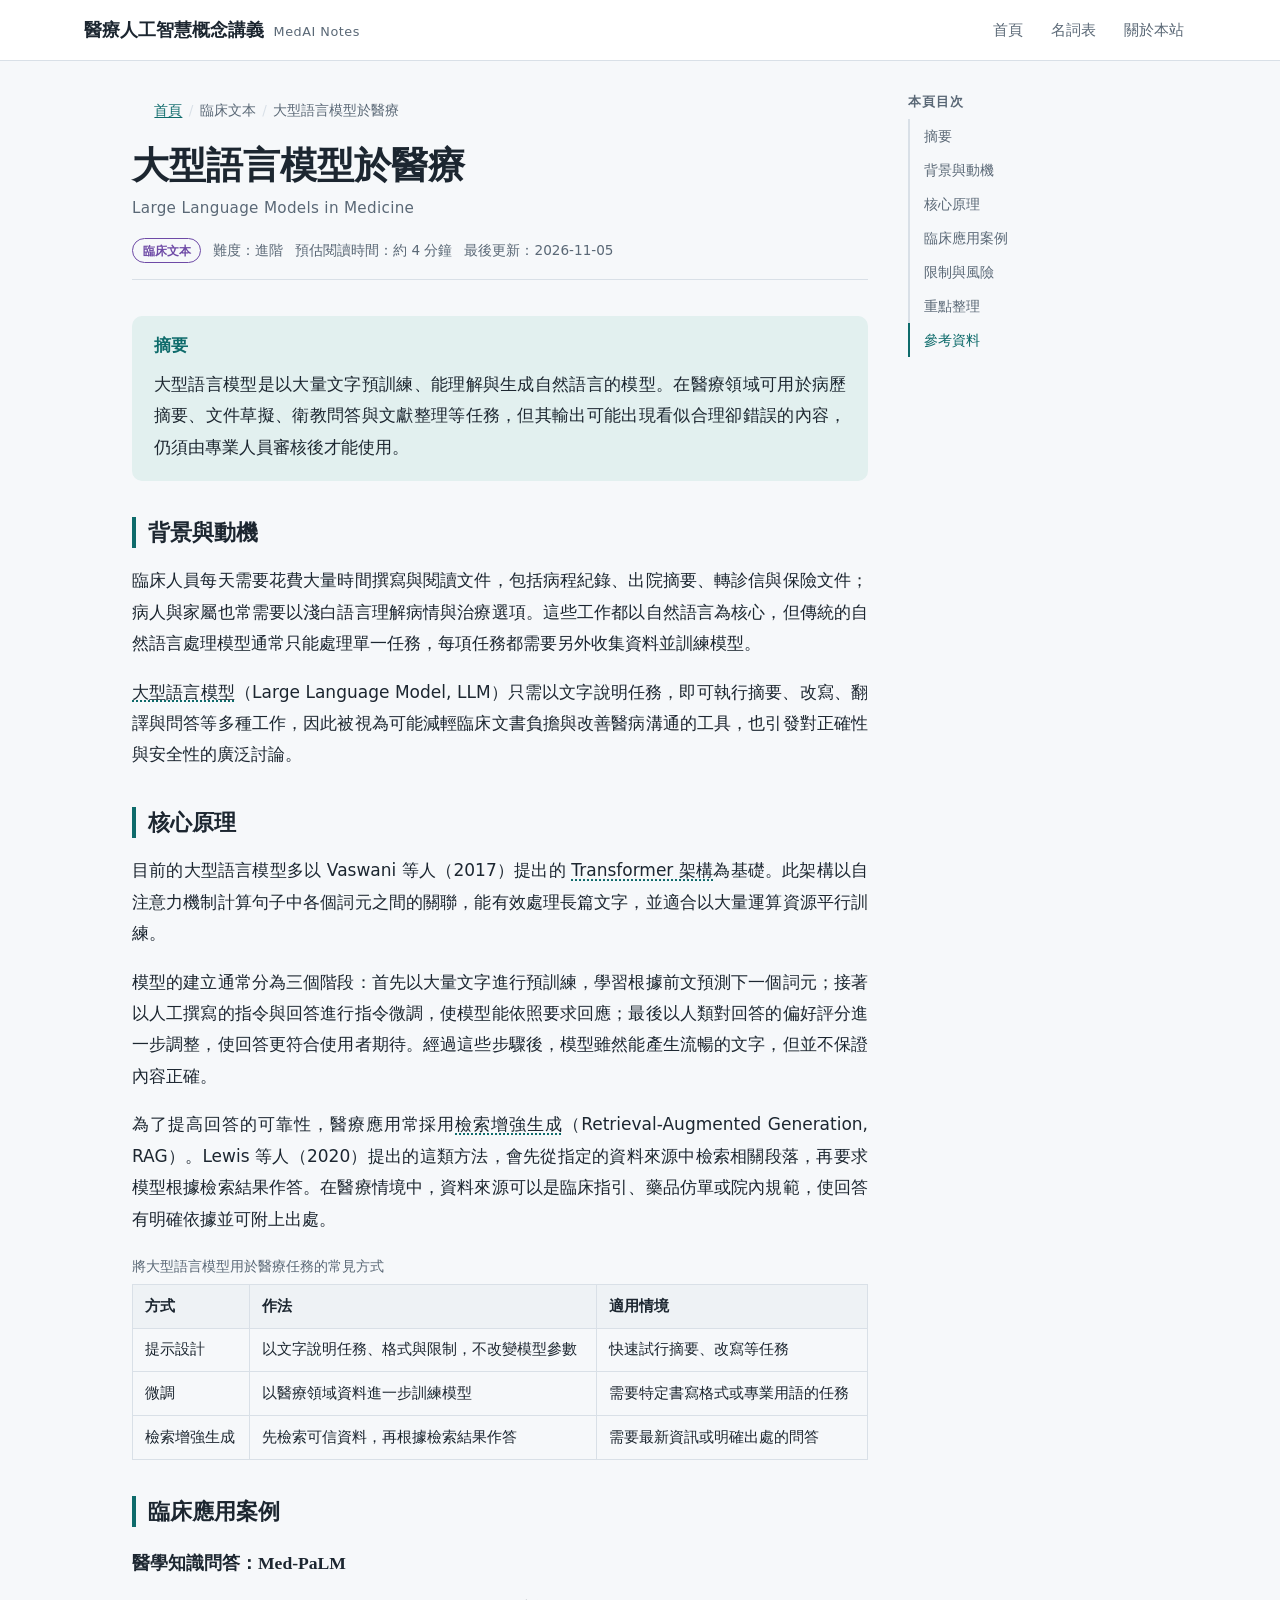
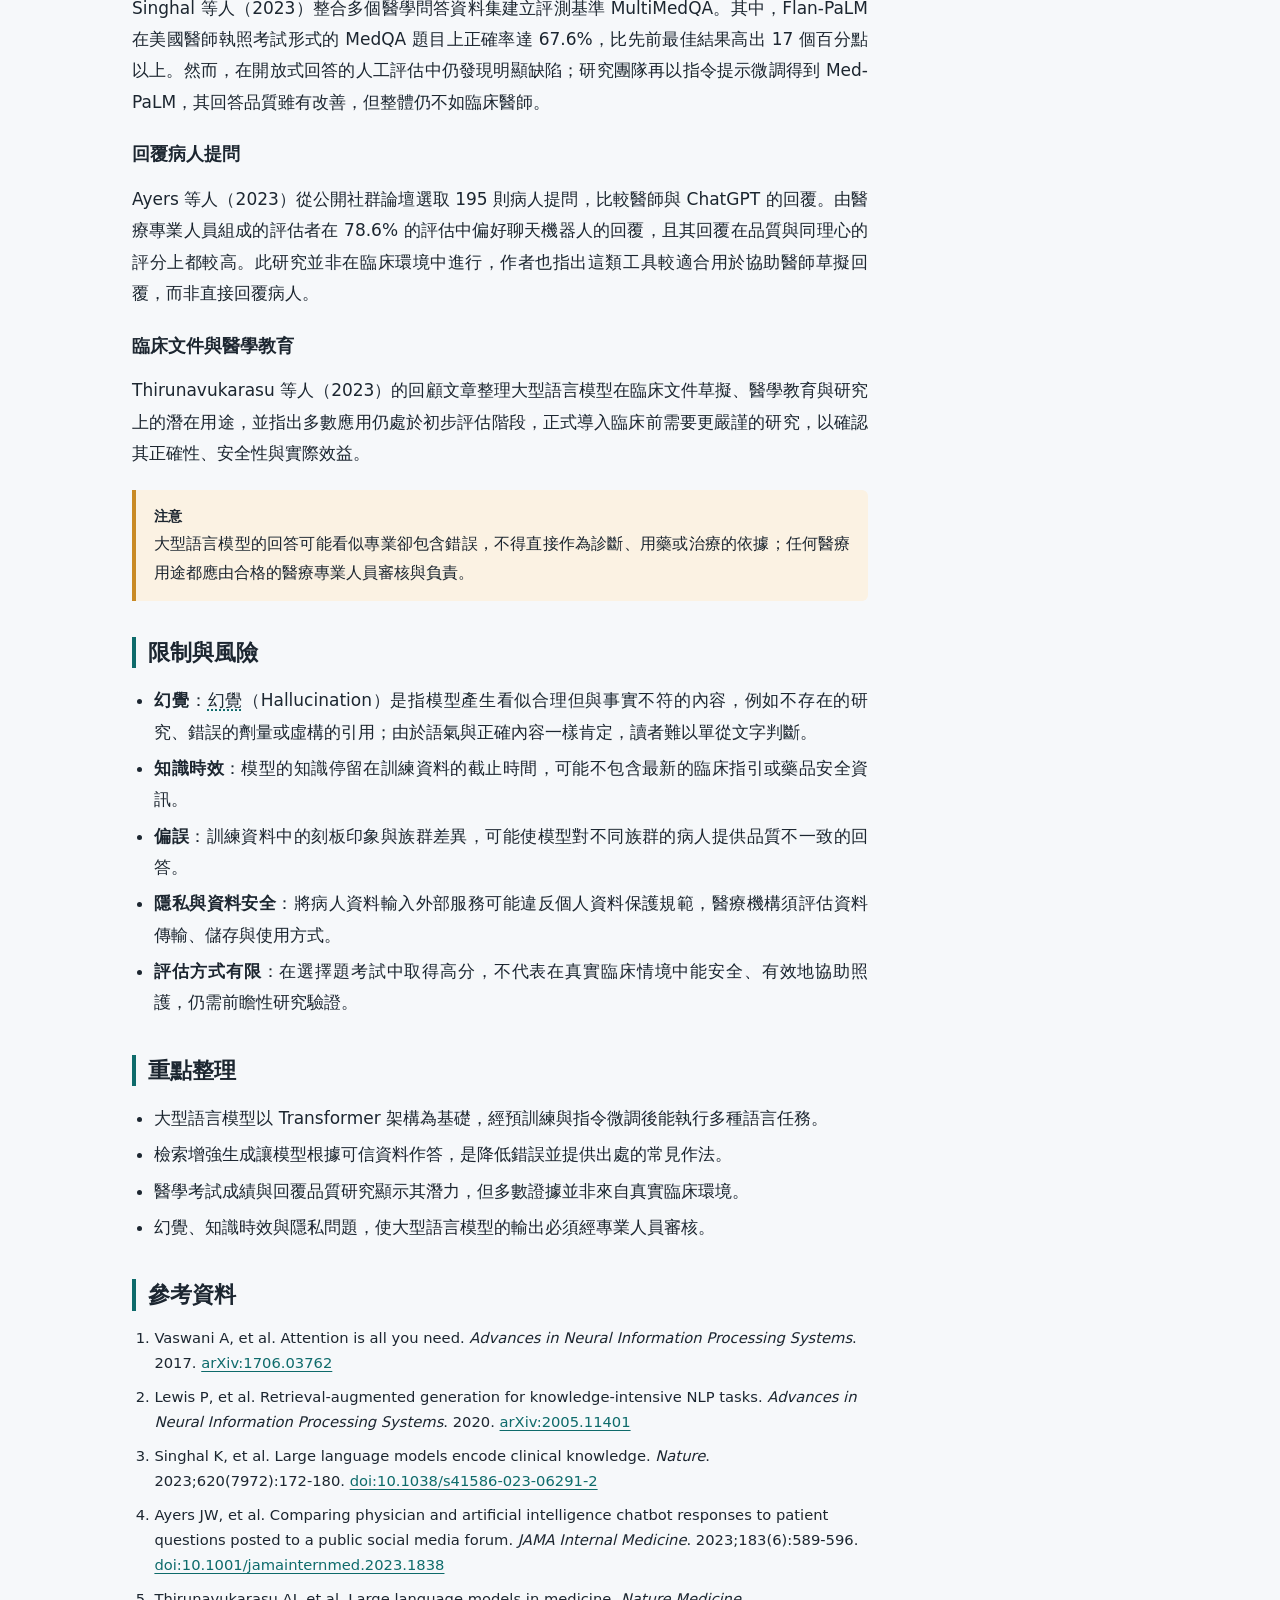
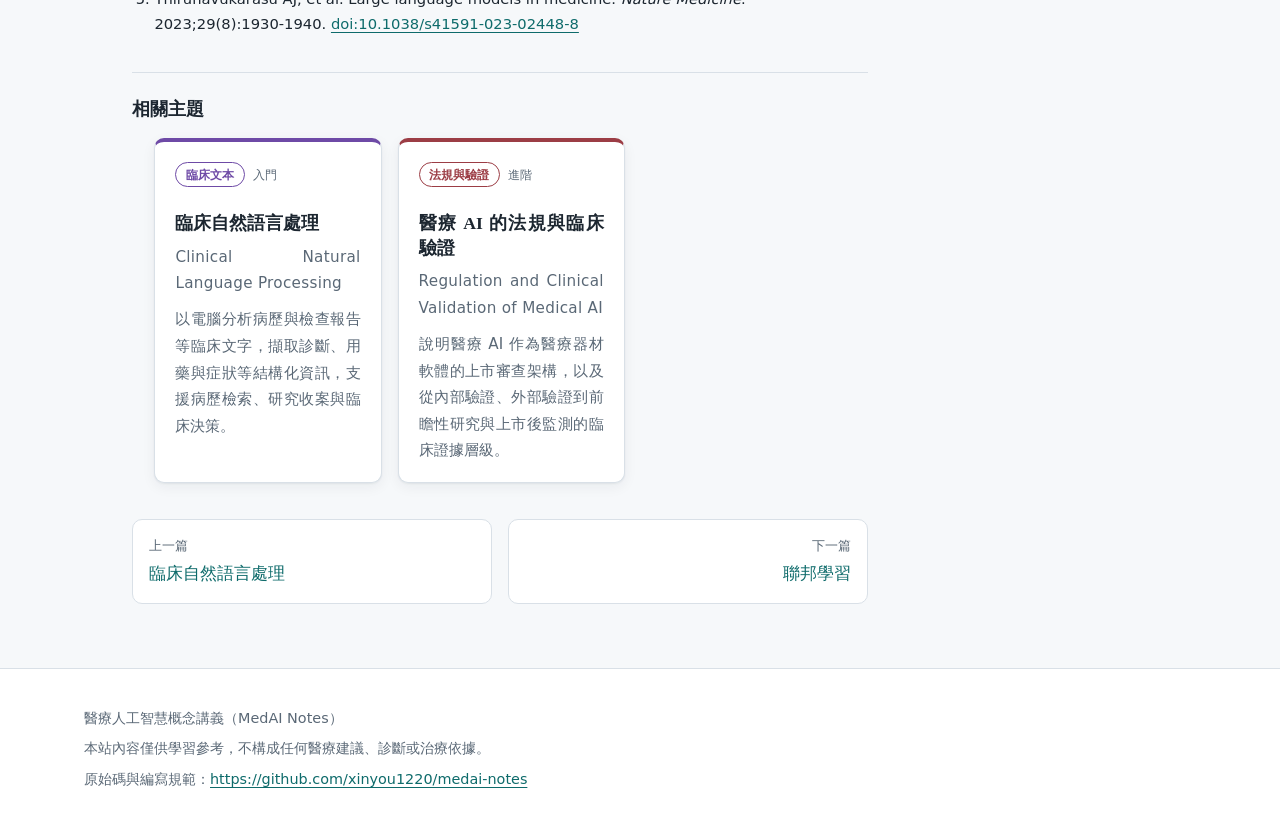
<file: topics/medical-llm.html>
<!doctype html>
<html lang="zh-Hant-TW">
<head>
  <meta charset="utf-8">
  <meta name="viewport" content="width=device-width, initial-scale=1">
  <title>大型語言模型於醫療｜醫療人工智慧概念講義</title>
  <meta name="description" content="以大量文字預訓練、能理解與生成自然語言的模型，可用於病歷摘要、文件草擬與衛教問答，但輸出可能有誤，須經專業人員審核。">
  <link rel="stylesheet" href="../assets/css/style.css">
  <script src="../data/site.js" defer></script>
  <script src="../data/topics.js" defer></script>
  <script src="../data/glossary.js" defer></script>
  <script src="../assets/js/site.js" defer></script>
</head>
<body data-page="topic" data-root=".." data-slug="medical-llm">
  <header id="site-header"></header>

  <main class="container article-layout">
    <article class="topic">
      <nav class="breadcrumb" id="breadcrumb" aria-label="導覽路徑"></nav>
      <h1>大型語言模型於醫療</h1>
      <p class="title-en">Large Language Models in Medicine</p>
      <div class="topic-meta" id="topic-meta"></div>

      <section id="summary" class="summary">
        <h2>摘要</h2>
        <p>大型語言模型是以大量文字預訓練、能理解與生成自然語言的模型。在醫療領域可用於病歷摘要、文件草擬、衛教問答與文獻整理等任務，但其輸出可能出現看似合理卻錯誤的內容，仍須由專業人員審核後才能使用。</p>
      </section>

      <section id="background">
        <h2>背景與動機</h2>
        <p>臨床人員每天需要花費大量時間撰寫與閱讀文件，包括病程紀錄、出院摘要、轉診信與保險文件；病人與家屬也常需要以淺白語言理解病情與治療選項。這些工作都以自然語言為核心，但傳統的自然語言處理模型通常只能處理單一任務，每項任務都需要另外收集資料並訓練模型。</p>
        <p><a class="term" href="../glossary.html#llm">大型語言模型</a>（Large Language Model, LLM）只需以文字說明任務，即可執行摘要、改寫、翻譯與問答等多種工作，因此被視為可能減輕臨床文書負擔與改善醫病溝通的工具，也引發對正確性與安全性的廣泛討論。</p>
      </section>

      <section id="principle">
        <h2>核心原理</h2>
        <p>目前的大型語言模型多以 Vaswani 等人（2017）提出的 <a class="term" href="../glossary.html#transformer">Transformer 架構</a>為基礎。此架構以自注意力機制計算句子中各個詞元之間的關聯，能有效處理長篇文字，並適合以大量運算資源平行訓練。</p>
        <p>模型的建立通常分為三個階段：首先以大量文字進行預訓練，學習根據前文預測下一個詞元；接著以人工撰寫的指令與回答進行指令微調，使模型能依照要求回應；最後以人類對回答的偏好評分進一步調整，使回答更符合使用者期待。經過這些步驟後，模型雖然能產生流暢的文字，但並不保證內容正確。</p>
        <p>為了提高回答的可靠性，醫療應用常採用<a class="term" href="../glossary.html#rag">檢索增強生成</a>（Retrieval-Augmented Generation, RAG）。Lewis 等人（2020）提出的這類方法，會先從指定的資料來源中檢索相關段落，再要求模型根據檢索結果作答。在醫療情境中，資料來源可以是臨床指引、藥品仿單或院內規範，使回答有明確依據並可附上出處。</p>
        <div class="table-wrap">
          <table>
            <caption>將大型語言模型用於醫療任務的常見方式</caption>
            <thead>
              <tr><th>方式</th><th>作法</th><th>適用情境</th></tr>
            </thead>
            <tbody>
              <tr><td>提示設計</td><td>以文字說明任務、格式與限制，不改變模型參數</td><td>快速試行摘要、改寫等任務</td></tr>
              <tr><td>微調</td><td>以醫療領域資料進一步訓練模型</td><td>需要特定書寫格式或專業用語的任務</td></tr>
              <tr><td>檢索增強生成</td><td>先檢索可信資料，再根據檢索結果作答</td><td>需要最新資訊或明確出處的問答</td></tr>
            </tbody>
          </table>
        </div>
      </section>

      <section id="applications">
        <h2>臨床應用案例</h2>
        <h3>醫學知識問答：Med-PaLM</h3>
        <p>Singhal 等人（2023）整合多個醫學問答資料集建立評測基準 MultiMedQA。其中，Flan-PaLM 在美國醫師執照考試形式的 MedQA 題目上正確率達 67.6%，比先前最佳結果高出 17 個百分點以上。然而，在開放式回答的人工評估中仍發現明顯缺陷；研究團隊再以指令提示微調得到 Med-PaLM，其回答品質雖有改善，但整體仍不如臨床醫師。</p>
        <h3>回覆病人提問</h3>
        <p>Ayers 等人（2023）從公開社群論壇選取 195 則病人提問，比較醫師與 ChatGPT 的回覆。由醫療專業人員組成的評估者在 78.6% 的評估中偏好聊天機器人的回覆，且其回覆在品質與同理心的評分上都較高。此研究並非在臨床環境中進行，作者也指出這類工具較適合用於協助醫師草擬回覆，而非直接回覆病人。</p>
        <h3>臨床文件與醫學教育</h3>
        <p>Thirunavukarasu 等人（2023）的回顧文章整理大型語言模型在臨床文件草擬、醫學教育與研究上的潛在用途，並指出多數應用仍處於初步評估階段，正式導入臨床前需要更嚴謹的研究，以確認其正確性、安全性與實際效益。</p>
        <div class="warning"><p><span class="label">注意</span>大型語言模型的回答可能看似專業卻包含錯誤，不得直接作為診斷、用藥或治療的依據；任何醫療用途都應由合格的醫療專業人員審核與負責。</p></div>
      </section>

      <section id="limitations">
        <h2>限制與風險</h2>
        <ul>
          <li><strong>幻覺</strong>：<a class="term" href="../glossary.html#hallucination">幻覺</a>（Hallucination）是指模型產生看似合理但與事實不符的內容，例如不存在的研究、錯誤的劑量或虛構的引用；由於語氣與正確內容一樣肯定，讀者難以單從文字判斷。</li>
          <li><strong>知識時效</strong>：模型的知識停留在訓練資料的截止時間，可能不包含最新的臨床指引或藥品安全資訊。</li>
          <li><strong>偏誤</strong>：訓練資料中的刻板印象與族群差異，可能使模型對不同族群的病人提供品質不一致的回答。</li>
          <li><strong>隱私與資料安全</strong>：將病人資料輸入外部服務可能違反個人資料保護規範，醫療機構須評估資料傳輸、儲存與使用方式。</li>
          <li><strong>評估方式有限</strong>：在選擇題考試中取得高分，不代表在真實臨床情境中能安全、有效地協助照護，仍需前瞻性研究驗證。</li>
        </ul>
      </section>

      <section id="key-points">
        <h2>重點整理</h2>
        <ul>
          <li>大型語言模型以 Transformer 架構為基礎，經預訓練與指令微調後能執行多種語言任務。</li>
          <li>檢索增強生成讓模型根據可信資料作答，是降低錯誤並提供出處的常見作法。</li>
          <li>醫學考試成績與回覆品質研究顯示其潛力，但多數證據並非來自真實臨床環境。</li>
          <li>幻覺、知識時效與隱私問題，使大型語言模型的輸出必須經專業人員審核。</li>
        </ul>
      </section>

      <section id="references">
        <h2>參考資料</h2>
        <ol>
          <li>Vaswani A, et al. Attention is all you need. <cite>Advances in Neural Information Processing Systems</cite>. 2017. <a href="https://arxiv.org/abs/1706.03762">arXiv:1706.03762</a></li>
          <li>Lewis P, et al. Retrieval-augmented generation for knowledge-intensive NLP tasks. <cite>Advances in Neural Information Processing Systems</cite>. 2020. <a href="https://arxiv.org/abs/2005.11401">arXiv:2005.11401</a></li>
          <li>Singhal K, et al. Large language models encode clinical knowledge. <cite>Nature</cite>. 2023;620(7972):172-180. <a href="https://doi.org/10.1038/s41586-023-06291-2">doi:10.1038/s41586-023-06291-2</a></li>
          <li>Ayers JW, et al. Comparing physician and artificial intelligence chatbot responses to patient questions posted to a public social media forum. <cite>JAMA Internal Medicine</cite>. 2023;183(6):589-596. <a href="https://doi.org/10.1001/jamainternmed.2023.1838">doi:10.1001/jamainternmed.2023.1838</a></li>
          <li>Thirunavukarasu AJ, et al. Large language models in medicine. <cite>Nature Medicine</cite>. 2023;29(8):1930-1940. <a href="https://doi.org/10.1038/s41591-023-02448-8">doi:10.1038/s41591-023-02448-8</a></li>
        </ol>
      </section>

      <section class="related" id="related" aria-label="相關主題"></section>
      <nav class="pager" id="pager" aria-label="上一篇與下一篇"></nav>
    </article>

    <aside class="toc" id="toc" aria-label="本頁目次"></aside>
  </main>

  <footer id="site-footer"></footer>
</body>
</html>
</file>
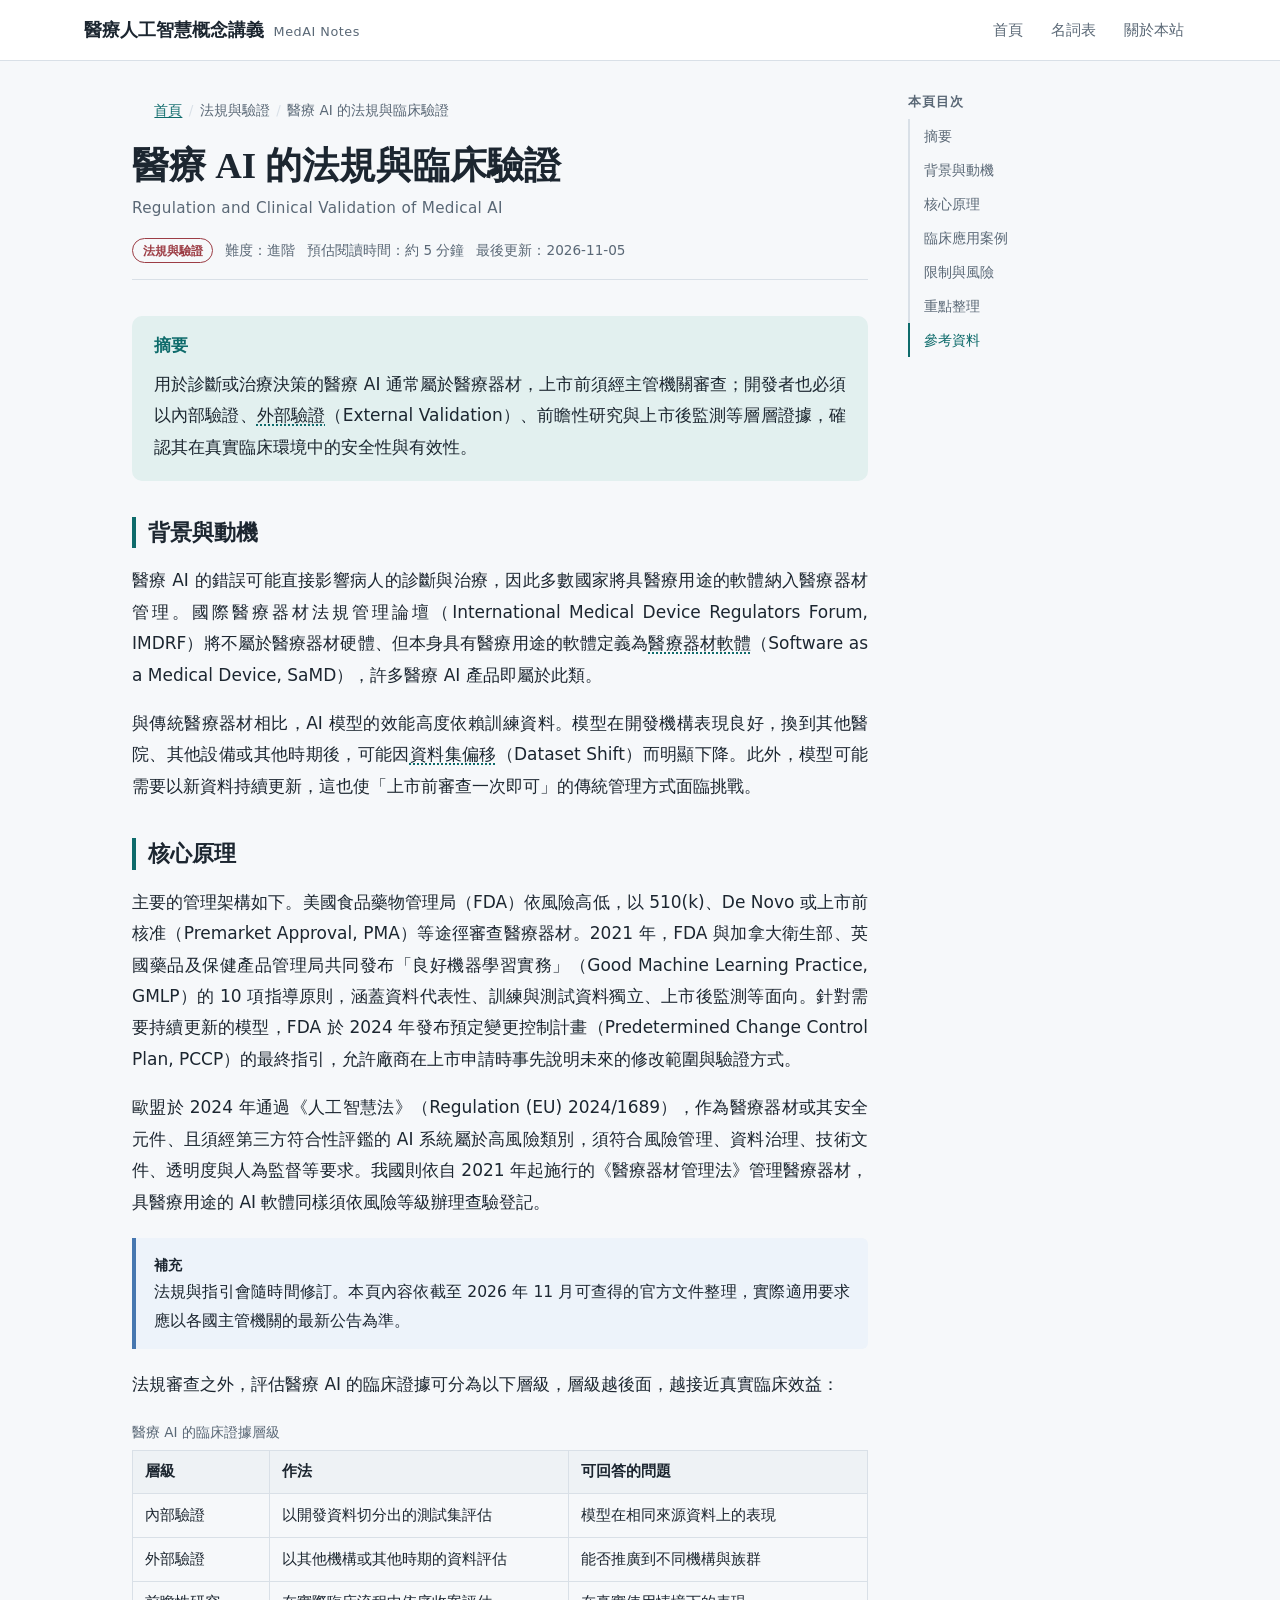
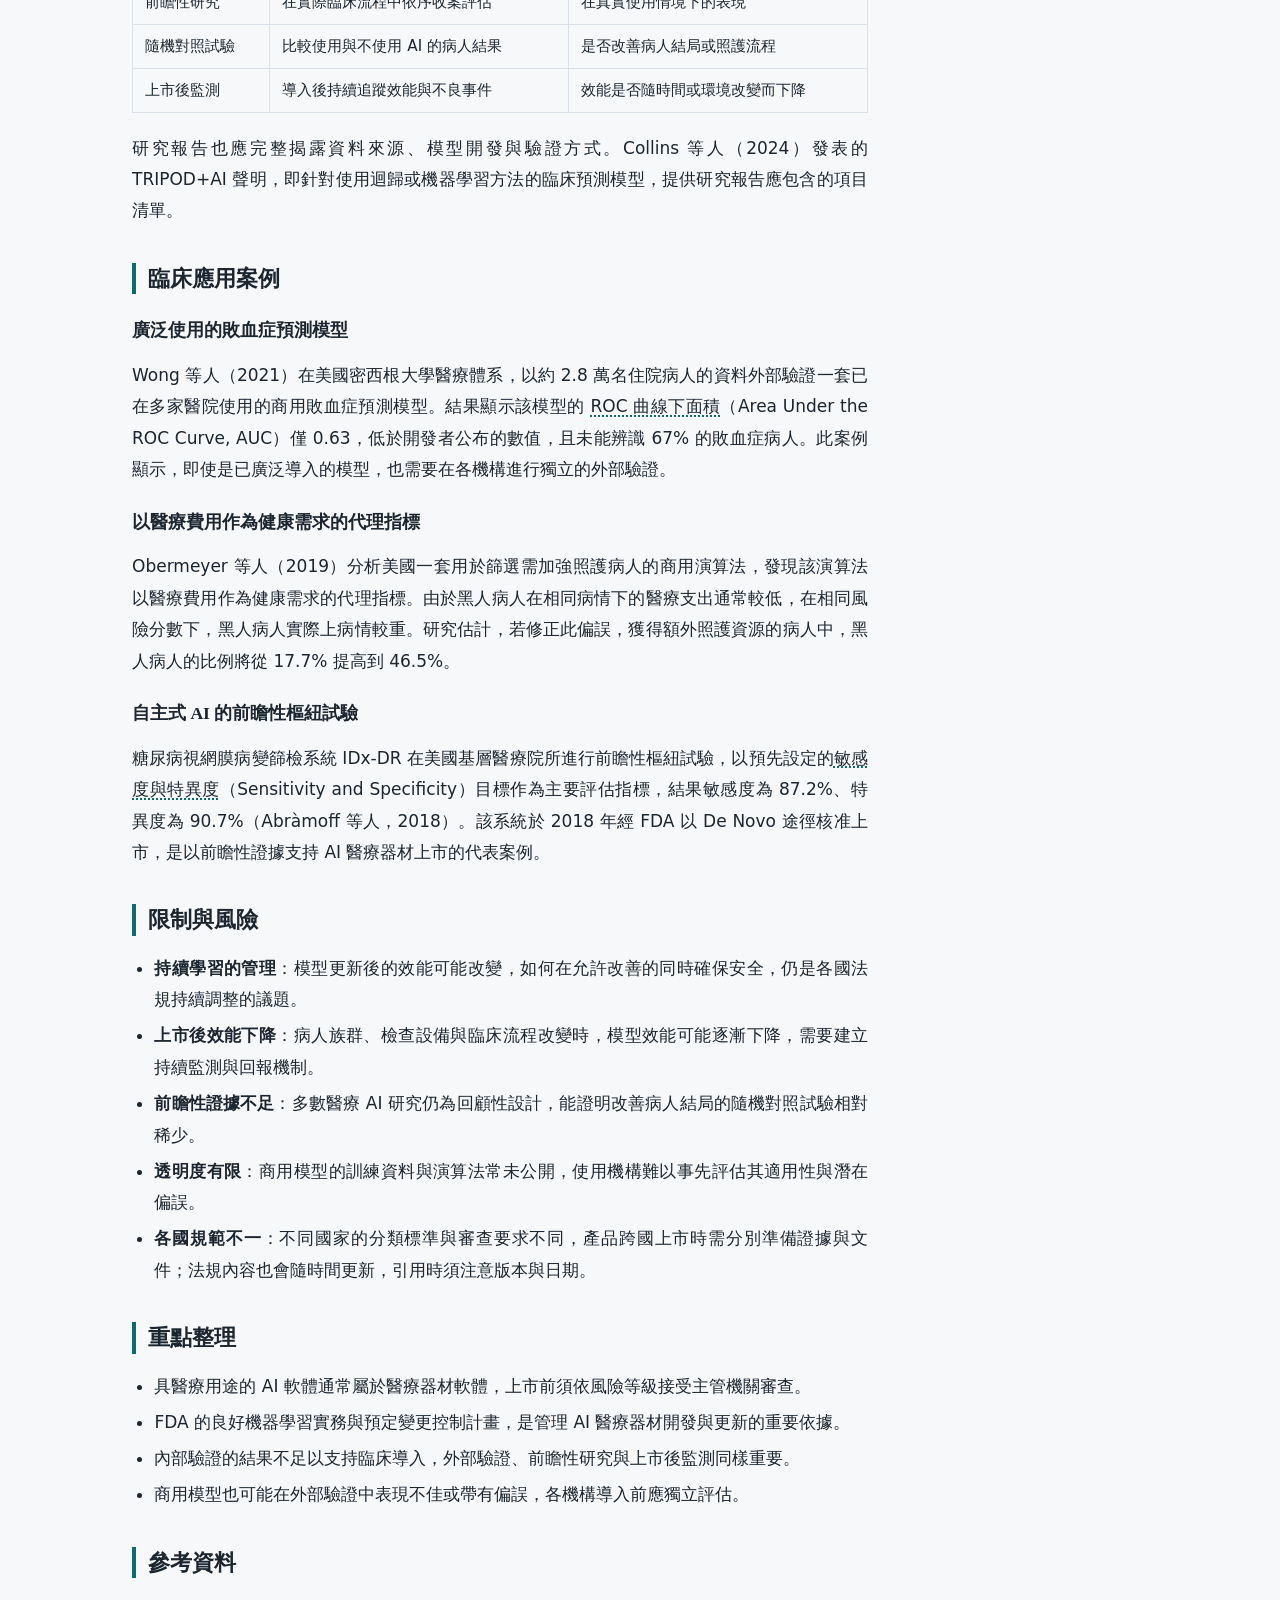
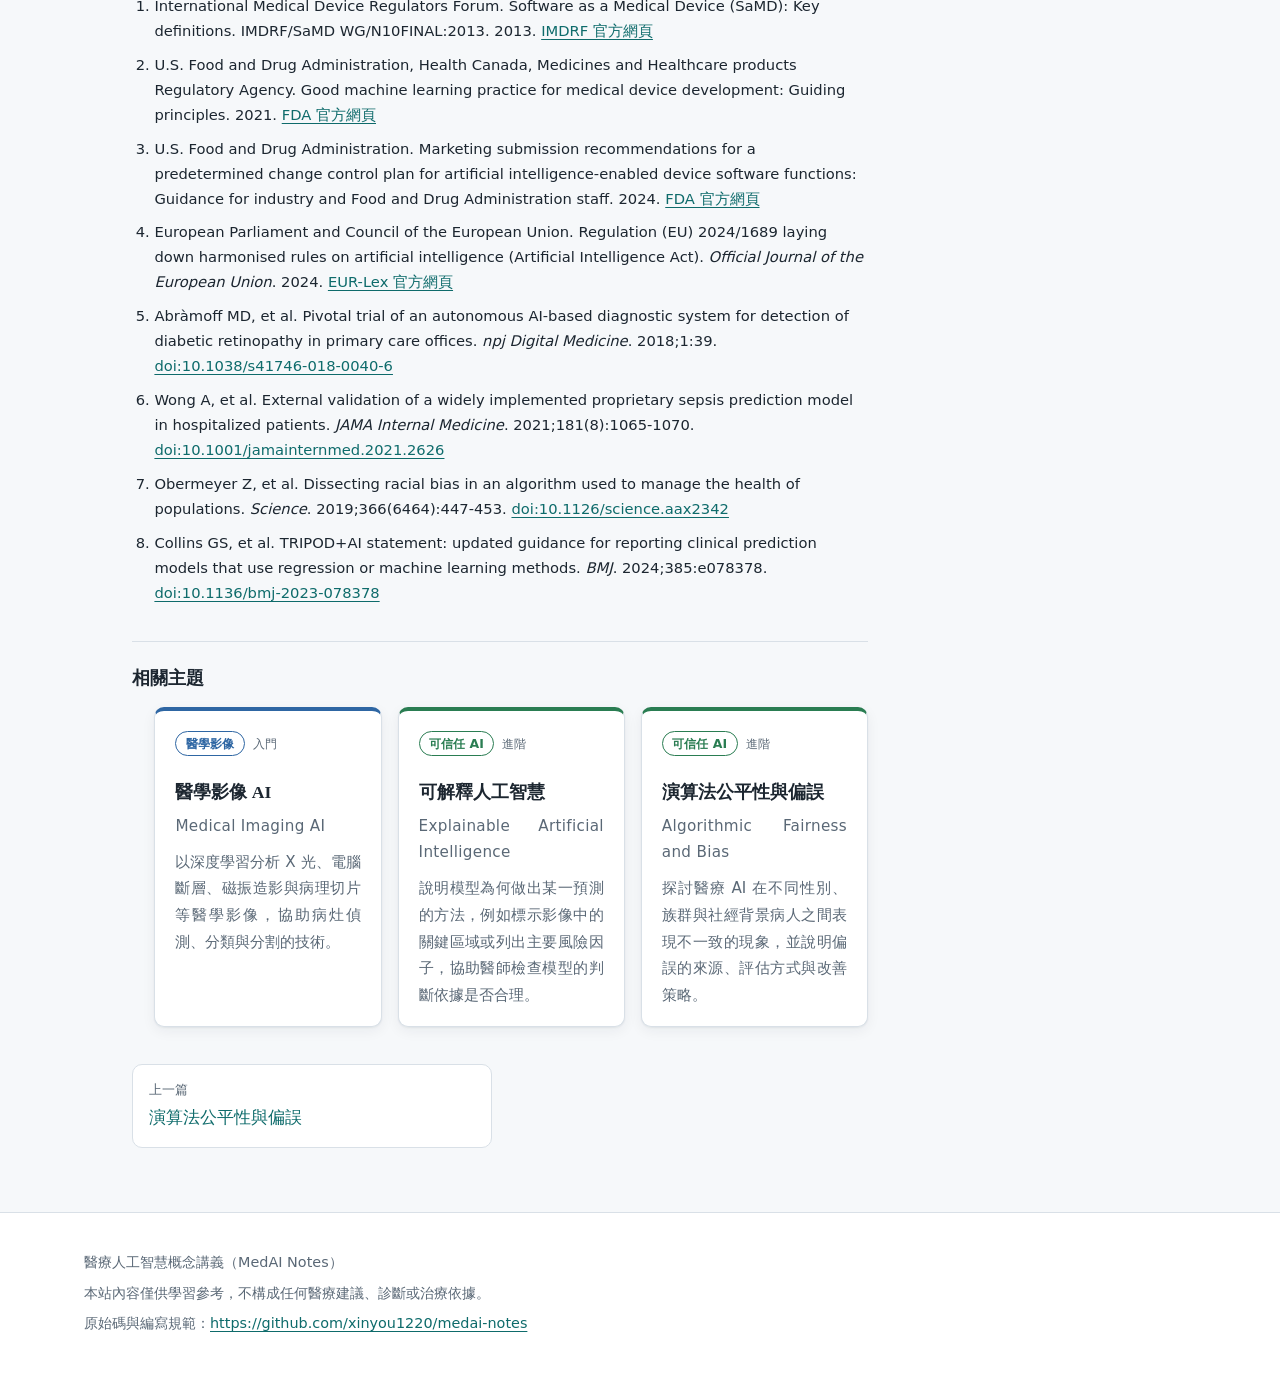
<file: topics/regulation-and-validation.html>
<!doctype html>
<html lang="zh-Hant-TW">
<head>
  <meta charset="utf-8">
  <meta name="viewport" content="width=device-width, initial-scale=1">
  <title>醫療 AI 的法規與臨床驗證｜醫療人工智慧概念講義</title>
  <meta name="description" content="說明醫療 AI 作為醫療器材軟體的上市審查架構，以及從內部驗證、外部驗證到前瞻性研究與上市後監測的臨床證據層級。">
  <link rel="stylesheet" href="../assets/css/style.css">
  <script src="../data/site.js" defer></script>
  <script src="../data/topics.js" defer></script>
  <script src="../data/glossary.js" defer></script>
  <script src="../assets/js/site.js" defer></script>
</head>
<body data-page="topic" data-root=".." data-slug="regulation-and-validation">
  <header id="site-header"></header>

  <main class="container article-layout">
    <article class="topic">
      <nav class="breadcrumb" id="breadcrumb" aria-label="導覽路徑"></nav>
      <h1>醫療 AI 的法規與臨床驗證</h1>
      <p class="title-en">Regulation and Clinical Validation of Medical AI</p>
      <div class="topic-meta" id="topic-meta"></div>

      <section id="summary" class="summary">
        <h2>摘要</h2>
        <p>用於診斷或治療決策的醫療 AI 通常屬於醫療器材，上市前須經主管機關審查；開發者也必須以內部驗證、<a class="term" href="../glossary.html#external-validation">外部驗證</a>（External Validation）、前瞻性研究與上市後監測等層層證據，確認其在真實臨床環境中的安全性與有效性。</p>
      </section>

      <section id="background">
        <h2>背景與動機</h2>
        <p>醫療 AI 的錯誤可能直接影響病人的診斷與治療，因此多數國家將具醫療用途的軟體納入醫療器材管理。國際醫療器材法規管理論壇（International Medical Device Regulators Forum, IMDRF）將不屬於醫療器材硬體、但本身具有醫療用途的軟體定義為<a class="term" href="../glossary.html#samd">醫療器材軟體</a>（Software as a Medical Device, SaMD），許多醫療 AI 產品即屬於此類。</p>
        <p>與傳統醫療器材相比，AI 模型的效能高度依賴訓練資料。模型在開發機構表現良好，換到其他醫院、其他設備或其他時期後，可能因<a class="term" href="../glossary.html#dataset-shift">資料集偏移</a>（Dataset Shift）而明顯下降。此外，模型可能需要以新資料持續更新，這也使「上市前審查一次即可」的傳統管理方式面臨挑戰。</p>
      </section>

      <section id="principle">
        <h2>核心原理</h2>
        <p>主要的管理架構如下。美國食品藥物管理局（FDA）依風險高低，以 510(k)、De Novo 或上市前核准（Premarket Approval, PMA）等途徑審查醫療器材。2021 年，FDA 與加拿大衛生部、英國藥品及保健產品管理局共同發布「良好機器學習實務」（Good Machine Learning Practice, GMLP）的 10 項指導原則，涵蓋資料代表性、訓練與測試資料獨立、上市後監測等面向。針對需要持續更新的模型，FDA 於 2024 年發布預定變更控制計畫（Predetermined Change Control Plan, PCCP）的最終指引，允許廠商在上市申請時事先說明未來的修改範圍與驗證方式。</p>
        <p>歐盟於 2024 年通過《人工智慧法》（Regulation (EU) 2024/1689），作為醫療器材或其安全元件、且須經第三方符合性評鑑的 AI 系統屬於高風險類別，須符合風險管理、資料治理、技術文件、透明度與人為監督等要求。我國則依自 2021 年起施行的《醫療器材管理法》管理醫療器材，具醫療用途的 AI 軟體同樣須依風險等級辦理查驗登記。</p>
        <div class="note"><p><span class="label">補充</span>法規與指引會隨時間修訂。本頁內容依截至 2026 年 11 月可查得的官方文件整理，實際適用要求應以各國主管機關的最新公告為準。</p></div>
        <p>法規審查之外，評估醫療 AI 的臨床證據可分為以下層級，層級越後面，越接近真實臨床效益：</p>
        <div class="table-wrap">
          <table>
            <caption>醫療 AI 的臨床證據層級</caption>
            <thead>
              <tr><th>層級</th><th>作法</th><th>可回答的問題</th></tr>
            </thead>
            <tbody>
              <tr><td>內部驗證</td><td>以開發資料切分出的測試集評估</td><td>模型在相同來源資料上的表現</td></tr>
              <tr><td>外部驗證</td><td>以其他機構或其他時期的資料評估</td><td>能否推廣到不同機構與族群</td></tr>
              <tr><td>前瞻性研究</td><td>在實際臨床流程中依序收案評估</td><td>在真實使用情境下的表現</td></tr>
              <tr><td>隨機對照試驗</td><td>比較使用與不使用 AI 的病人結果</td><td>是否改善病人結局或照護流程</td></tr>
              <tr><td>上市後監測</td><td>導入後持續追蹤效能與不良事件</td><td>效能是否隨時間或環境改變而下降</td></tr>
            </tbody>
          </table>
        </div>
        <p>研究報告也應完整揭露資料來源、模型開發與驗證方式。Collins 等人（2024）發表的 TRIPOD+AI 聲明，即針對使用迴歸或機器學習方法的臨床預測模型，提供研究報告應包含的項目清單。</p>
      </section>

      <section id="applications">
        <h2>臨床應用案例</h2>
        <h3>廣泛使用的敗血症預測模型</h3>
        <p>Wong 等人（2021）在美國密西根大學醫療體系，以約 2.8 萬名住院病人的資料外部驗證一套已在多家醫院使用的商用敗血症預測模型。結果顯示該模型的 <a class="term" href="../glossary.html#auc">ROC 曲線下面積</a>（Area Under the ROC Curve, AUC）僅 0.63，低於開發者公布的數值，且未能辨識 67% 的敗血症病人。此案例顯示，即使是已廣泛導入的模型，也需要在各機構進行獨立的外部驗證。</p>
        <h3>以醫療費用作為健康需求的代理指標</h3>
        <p>Obermeyer 等人（2019）分析美國一套用於篩選需加強照護病人的商用演算法，發現該演算法以醫療費用作為健康需求的代理指標。由於黑人病人在相同病情下的醫療支出通常較低，在相同風險分數下，黑人病人實際上病情較重。研究估計，若修正此偏誤，獲得額外照護資源的病人中，黑人病人的比例將從 17.7% 提高到 46.5%。</p>
        <h3>自主式 AI 的前瞻性樞紐試驗</h3>
        <p>糖尿病視網膜病變篩檢系統 IDx-DR 在美國基層醫療院所進行前瞻性樞紐試驗，以預先設定的<a class="term" href="../glossary.html#sensitivity-specificity">敏感度與特異度</a>（Sensitivity and Specificity）目標作為主要評估指標，結果敏感度為 87.2%、特異度為 90.7%（Abràmoff 等人，2018）。該系統於 2018 年經 FDA 以 De Novo 途徑核准上市，是以前瞻性證據支持 AI 醫療器材上市的代表案例。</p>
      </section>

      <section id="limitations">
        <h2>限制與風險</h2>
        <ul>
          <li><strong>持續學習的管理</strong>：模型更新後的效能可能改變，如何在允許改善的同時確保安全，仍是各國法規持續調整的議題。</li>
          <li><strong>上市後效能下降</strong>：病人族群、檢查設備與臨床流程改變時，模型效能可能逐漸下降，需要建立持續監測與回報機制。</li>
          <li><strong>前瞻性證據不足</strong>：多數醫療 AI 研究仍為回顧性設計，能證明改善病人結局的隨機對照試驗相對稀少。</li>
          <li><strong>透明度有限</strong>：商用模型的訓練資料與演算法常未公開，使用機構難以事先評估其適用性與潛在偏誤。</li>
          <li><strong>各國規範不一</strong>：不同國家的分類標準與審查要求不同，產品跨國上市時需分別準備證據與文件；法規內容也會隨時間更新，引用時須注意版本與日期。</li>
        </ul>
      </section>

      <section id="key-points">
        <h2>重點整理</h2>
        <ul>
          <li>具醫療用途的 AI 軟體通常屬於醫療器材軟體，上市前須依風險等級接受主管機關審查。</li>
          <li>FDA 的良好機器學習實務與預定變更控制計畫，是管理 AI 醫療器材開發與更新的重要依據。</li>
          <li>內部驗證的結果不足以支持臨床導入，外部驗證、前瞻性研究與上市後監測同樣重要。</li>
          <li>商用模型也可能在外部驗證中表現不佳或帶有偏誤，各機構導入前應獨立評估。</li>
        </ul>
      </section>

      <section id="references">
        <h2>參考資料</h2>
        <ol>
          <li>International Medical Device Regulators Forum. Software as a Medical Device (SaMD): Key definitions. IMDRF/SaMD WG/N10FINAL:2013. 2013. <a href="https://www.imdrf.org/documents/software-medical-device-samd-key-definitions">IMDRF 官方網頁</a></li>
          <li>U.S. Food and Drug Administration, Health Canada, Medicines and Healthcare products Regulatory Agency. Good machine learning practice for medical device development: Guiding principles. 2021. <a href="https://www.fda.gov/medical-devices/artificial-intelligence-enabled-medical-devices/good-machine-learning-practice-medical-device-development-guiding-principles">FDA 官方網頁</a></li>
          <li>U.S. Food and Drug Administration. Marketing submission recommendations for a predetermined change control plan for artificial intelligence-enabled device software functions: Guidance for industry and Food and Drug Administration staff. 2024. <a href="https://www.fda.gov/regulatory-information/search-fda-guidance-documents/marketing-submission-recommendations-predetermined-change-control-plan-artificial-intelligence">FDA 官方網頁</a></li>
          <li>European Parliament and Council of the European Union. Regulation (EU) 2024/1689 laying down harmonised rules on artificial intelligence (Artificial Intelligence Act). <cite>Official Journal of the European Union</cite>. 2024. <a href="https://eur-lex.europa.eu/eli/reg/2024/1689/oj">EUR-Lex 官方網頁</a></li>
          <li>Abràmoff MD, et al. Pivotal trial of an autonomous AI-based diagnostic system for detection of diabetic retinopathy in primary care offices. <cite>npj Digital Medicine</cite>. 2018;1:39. <a href="https://doi.org/10.1038/s41746-018-0040-6">doi:10.1038/s41746-018-0040-6</a></li>
          <li>Wong A, et al. External validation of a widely implemented proprietary sepsis prediction model in hospitalized patients. <cite>JAMA Internal Medicine</cite>. 2021;181(8):1065-1070. <a href="https://doi.org/10.1001/jamainternmed.2021.2626">doi:10.1001/jamainternmed.2021.2626</a></li>
          <li>Obermeyer Z, et al. Dissecting racial bias in an algorithm used to manage the health of populations. <cite>Science</cite>. 2019;366(6464):447-453. <a href="https://doi.org/10.1126/science.aax2342">doi:10.1126/science.aax2342</a></li>
          <li>Collins GS, et al. TRIPOD+AI statement: updated guidance for reporting clinical prediction models that use regression or machine learning methods. <cite>BMJ</cite>. 2024;385:e078378. <a href="https://doi.org/10.1136/bmj-2023-078378">doi:10.1136/bmj-2023-078378</a></li>
        </ol>
      </section>

      <section class="related" id="related" aria-label="相關主題"></section>
      <nav class="pager" id="pager" aria-label="上一篇與下一篇"></nav>
    </article>

    <aside class="toc" id="toc" aria-label="本頁目次"></aside>
  </main>

  <footer id="site-footer"></footer>
</body>
</html>
</file>
<file: assets/css/style.css>
/*
 * 醫療人工智慧概念講義：全站樣式
 * 規則：
 * 1. 顏色、字型、間距一律使用下方的設計變數（design tokens），不得在其他地方寫死色碼。
 * 2. HTML 中不得使用 style 屬性；需要新樣式時，在此檔案新增 class，並更新 AGENTS.md 的元件清單。
 * 3. 每個分類都必須有對應的 --cat-<分類 id> 變數，淺色與深色模式皆需定義。
 */

/* ---------- 設計變數：淺色模式 ---------- */
:root {
  --color-bg: #f6f8fa;
  --color-surface: #ffffff;
  --color-surface-alt: #eef2f5;
  --color-ink: #1c2630;
  --color-muted: #5a6876;
  --color-border: #d9e0e7;
  --color-primary: #0e6b6b;
  --color-primary-strong: #0a5252;
  --color-primary-soft: #e2f0ef;
  --color-note-bg: #edf3fa;
  --color-note-border: #4677b0;
  --color-warning-bg: #fbf2e3;
  --color-warning-border: #c98a24;
  --color-highlight: #fff4c2;

  --cat-imaging: #2e66a3;
  --cat-clinical-text: #6e4aa6;
  --cat-data-privacy: #9a6224;
  --cat-trustworthy-ai: #2a7d52;
  --cat-regulation: #9c3d45;

  --font-sans: "Noto Sans TC", "PingFang TC", "Microsoft JhengHei", "Heiti TC", system-ui, sans-serif;
  --font-serif: "Noto Serif TC", "Songti TC", "PMingLiU", serif;
  --font-mono: "Cascadia Code", "Consolas", "Menlo", monospace;

  --radius: 10px;
  --radius-small: 6px;
  --shadow: 0 1px 2px rgba(16, 32, 48, 0.06), 0 4px 14px rgba(16, 32, 48, 0.06);
  --measure: 46rem;
  --container: 72rem;
  --header-height: 3.75rem;
}

/* ---------- 設計變數：深色模式 ---------- */
@media (prefers-color-scheme: dark) {
  :root {
    --color-bg: #11171d;
    --color-surface: #18212a;
    --color-surface-alt: #202b36;
    --color-ink: #e3e9ee;
    --color-muted: #9cabb8;
    --color-border: #2d3a46;
    --color-primary: #5cc3bd;
    --color-primary-strong: #84d6d1;
    --color-primary-soft: #18363a;
    --color-note-bg: #1a2735;
    --color-note-border: #6f9fd6;
    --color-warning-bg: #2c2416;
    --color-warning-border: #d9a447;
    --color-highlight: #3d3615;

    --cat-imaging: #7fb0e6;
    --cat-clinical-text: #b49ae0;
    --cat-data-privacy: #ddb07a;
    --cat-trustworthy-ai: #7ccaa0;
    --cat-regulation: #e3939a;

    --shadow: 0 1px 2px rgba(0, 0, 0, 0.3), 0 4px 14px rgba(0, 0, 0, 0.25);
  }
}

/* ---------- 基礎 ---------- */
*,
*::before,
*::after {
  box-sizing: border-box;
}

html {
  scroll-padding-top: calc(var(--header-height) + 1rem);
}

body {
  margin: 0;
  background: var(--color-bg);
  color: var(--color-ink);
  font-family: var(--font-sans);
  font-size: 1.0625rem;
  line-height: 1.85;
  text-rendering: optimizeLegibility;
  -webkit-font-smoothing: antialiased;
}

a {
  color: var(--color-primary);
  text-underline-offset: 0.18em;
}

a:hover {
  color: var(--color-primary-strong);
}

h1,
h2,
h3 {
  font-family: var(--font-serif);
  line-height: 1.4;
  color: var(--color-ink);
}

img {
  max-width: 100%;
  height: auto;
}

code {
  font-family: var(--font-mono);
  font-size: 0.9em;
  background: var(--color-surface-alt);
  padding: 0.1em 0.35em;
  border-radius: 4px;
}

.container {
  width: 100%;
  max-width: var(--container);
  margin: 0 auto;
  padding: 0 1.25rem;
}

.visually-hidden {
  position: absolute;
  width: 1px;
  height: 1px;
  overflow: hidden;
  clip: rect(0 0 0 0);
  white-space: nowrap;
}

/* ---------- 頁首與頁尾 ---------- */
.site-header {
  position: sticky;
  top: 0;
  z-index: 10;
  background: var(--color-surface);
  border-bottom: 1px solid var(--color-border);
}

.site-header .container {
  display: flex;
  align-items: center;
  justify-content: space-between;
  gap: 1rem;
  min-height: var(--header-height);
}

.brand {
  display: flex;
  align-items: baseline;
  gap: 0.6rem;
  text-decoration: none;
  color: var(--color-ink);
}

.brand-name {
  font-family: var(--font-serif);
  font-weight: 700;
  font-size: 1.1rem;
}

.brand-en {
  font-size: 0.8rem;
  color: var(--color-muted);
  letter-spacing: 0.04em;
}

.site-nav ul {
  display: flex;
  gap: 0.25rem;
  margin: 0;
  padding: 0;
  list-style: none;
}

.site-nav a {
  display: block;
  padding: 0.35rem 0.75rem;
  border-radius: var(--radius-small);
  color: var(--color-muted);
  text-decoration: none;
  font-size: 0.95rem;
}

.site-nav a:hover {
  color: var(--color-ink);
  background: var(--color-surface-alt);
}

.site-nav a[aria-current="page"] {
  color: var(--color-primary);
  background: var(--color-primary-soft);
  font-weight: 600;
}

.site-footer {
  margin-top: 4rem;
  padding: 2rem 0 2.5rem;
  border-top: 1px solid var(--color-border);
  background: var(--color-surface);
  color: var(--color-muted);
  font-size: 0.9rem;
}

.site-footer p {
  margin: 0.25rem 0;
}

/* ---------- 首頁 ---------- */
.hero {
  padding: 3.5rem 0 2rem;
}

.hero h1 {
  margin: 0 0 0.5rem;
  font-size: clamp(1.8rem, 4vw, 2.5rem);
}

.hero .lead {
  max-width: var(--measure);
  margin: 0;
  color: var(--color-muted);
  font-size: 1.1rem;
}

.stats {
  display: flex;
  flex-wrap: wrap;
  gap: 1.5rem;
  margin: 1.75rem 0 0;
  padding: 0;
  list-style: none;
}

.stats li {
  display: flex;
  flex-direction: column;
}

.stats strong {
  font-family: var(--font-serif);
  font-size: 1.6rem;
  line-height: 1.2;
  color: var(--color-primary);
}

.stats span {
  font-size: 0.85rem;
  color: var(--color-muted);
}

.section-title {
  margin: 2.5rem 0 1rem;
  font-size: 1.4rem;
}

.toolbar {
  display: flex;
  flex-wrap: wrap;
  align-items: center;
  gap: 0.75rem;
  margin-bottom: 1.25rem;
}

.search-input {
  flex: 1 1 16rem;
  min-width: 0;
  padding: 0.6rem 0.85rem;
  border: 1px solid var(--color-border);
  border-radius: var(--radius-small);
  background: var(--color-surface);
  color: var(--color-ink);
  font: inherit;
  font-size: 0.95rem;
}

.search-input:focus {
  outline: 2px solid var(--color-primary);
  outline-offset: 1px;
}

.chip-group {
  display: flex;
  flex-wrap: wrap;
  gap: 0.4rem;
}

.chip {
  padding: 0.3rem 0.8rem;
  border: 1px solid var(--color-border);
  border-radius: 999px;
  background: var(--color-surface);
  color: var(--color-muted);
  font: inherit;
  font-size: 0.875rem;
  cursor: pointer;
}

.chip:hover {
  color: var(--color-ink);
}

.chip[aria-pressed="true"] {
  border-color: var(--color-primary);
  background: var(--color-primary-soft);
  color: var(--color-primary);
  font-weight: 600;
}

.card-grid {
  display: grid;
  grid-template-columns: repeat(auto-fill, minmax(17.5rem, 1fr));
  gap: 1rem;
  margin: 0;
  padding: 0;
  list-style: none;
}

.card {
  display: flex;
  flex-direction: column;
  height: 100%;
  padding: 1.25rem 1.25rem 1.1rem;
  border: 1px solid var(--color-border);
  border-top: 4px solid var(--cat-color, var(--color-primary));
  border-radius: var(--radius);
  background: var(--color-surface);
  box-shadow: var(--shadow);
  color: inherit;
  text-decoration: none;
  transition: transform 0.15s ease, box-shadow 0.15s ease;
}

.card:hover {
  transform: translateY(-2px);
  color: inherit;
}

.card h3 {
  margin: 0.5rem 0 0;
  font-size: 1.2rem;
}

.card .title-en {
  margin: 0.1rem 0 0.6rem;
}

.card p {
  margin: 0;
  font-size: 0.95rem;
  color: var(--color-muted);
  line-height: 1.75;
}

.card-meta {
  display: flex;
  flex-wrap: wrap;
  align-items: center;
  gap: 0.5rem;
  font-size: 0.8rem;
  color: var(--color-muted);
}

.empty-state {
  padding: 2rem;
  border: 1px dashed var(--color-border);
  border-radius: var(--radius);
  text-align: center;
  color: var(--color-muted);
}

.reading-path {
  max-width: var(--measure);
  padding-left: 1.5rem;
}

.reading-path li {
  margin: 0.35rem 0;
}

/* ---------- 分類標籤 ---------- */
.cat-tag {
  display: inline-block;
  padding: 0.05rem 0.6rem;
  border: 1px solid var(--cat-color, var(--color-primary));
  border-radius: 999px;
  color: var(--cat-color, var(--color-primary));
  font-size: 0.78rem;
  font-weight: 600;
  line-height: 1.7;
  white-space: nowrap;
}

.level-tag {
  font-size: 0.78rem;
  color: var(--color-muted);
}

[data-category="imaging"] { --cat-color: var(--cat-imaging); }
[data-category="clinical-text"] { --cat-color: var(--cat-clinical-text); }
[data-category="data-privacy"] { --cat-color: var(--cat-data-privacy); }
[data-category="trustworthy-ai"] { --cat-color: var(--cat-trustworthy-ai); }
[data-category="regulation"] { --cat-color: var(--cat-regulation); }

/* ---------- 主題頁 ---------- */
.article-layout {
  display: grid;
  grid-template-columns: minmax(0, 1fr);
  gap: 2.5rem;
  padding-top: 2rem;
}

@media (min-width: 64rem) {
  .article-layout {
    grid-template-columns: minmax(0, var(--measure)) 15rem;
    justify-content: center;
  }
}

.breadcrumb {
  font-size: 0.85rem;
  color: var(--color-muted);
}

.breadcrumb ol {
  display: flex;
  flex-wrap: wrap;
  gap: 0.4rem;
  margin: 0;
  padding: 0;
  list-style: none;
}

.breadcrumb li + li::before {
  content: "/";
  margin-right: 0.4rem;
  color: var(--color-border);
}

.topic h1 {
  margin: 0.75rem 0 0;
  font-size: clamp(1.75rem, 4vw, 2.3rem);
}

.title-en {
  margin: 0.15rem 0 0;
  color: var(--color-muted);
  font-size: 0.95rem;
  letter-spacing: 0.02em;
}

.topic-meta {
  display: flex;
  flex-wrap: wrap;
  align-items: center;
  gap: 0.75rem;
  margin: 1rem 0 0.5rem;
  padding-bottom: 1rem;
  border-bottom: 1px solid var(--color-border);
  font-size: 0.85rem;
  color: var(--color-muted);
}

.topic section {
  margin-top: 2.25rem;
}

.topic h2 {
  margin: 0 0 0.75rem;
  padding-left: 0.75rem;
  border-left: 4px solid var(--color-primary);
  font-size: 1.4rem;
}

.topic h3 {
  margin: 1.5rem 0 0.4rem;
  font-size: 1.1rem;
}

.topic p,
.topic li {
  text-align: justify;
}

.topic ul,
.topic ol {
  padding-left: 1.4rem;
}

.topic li {
  margin: 0.3rem 0;
}

.summary {
  padding: 1.1rem 1.35rem;
  border-radius: var(--radius);
  background: var(--color-primary-soft);
}

.summary h2 {
  border-left: none;
  padding-left: 0;
  font-size: 1.05rem;
  color: var(--color-primary);
}

.summary p {
  margin: 0;
}

.note,
.warning {
  margin: 1.25rem 0;
  padding: 0.85rem 1.1rem;
  border-left: 4px solid;
  border-radius: 0 var(--radius-small) var(--radius-small) 0;
  font-size: 0.97rem;
}

.note {
  border-color: var(--color-note-border);
  background: var(--color-note-bg);
}

.warning {
  border-color: var(--color-warning-border);
  background: var(--color-warning-bg);
}

.note p,
.warning p {
  margin: 0;
}

.note .label,
.warning .label {
  display: block;
  font-weight: 700;
  font-size: 0.9rem;
}

.table-wrap {
  margin: 1.25rem 0;
  overflow-x: auto;
}

.table-wrap table {
  width: 100%;
  border-collapse: collapse;
  font-size: 0.95rem;
  line-height: 1.65;
}

.table-wrap caption {
  margin-bottom: 0.4rem;
  text-align: left;
  font-size: 0.85rem;
  color: var(--color-muted);
}

.table-wrap th,
.table-wrap td {
  padding: 0.55rem 0.75rem;
  border: 1px solid var(--color-border);
  text-align: left;
  vertical-align: top;
}

.table-wrap th {
  background: var(--color-surface-alt);
  font-weight: 600;
  white-space: nowrap;
}

a.term {
  color: inherit;
  text-decoration: underline dotted var(--color-primary);
  text-decoration-thickness: 1.5px;
}

a.term:hover {
  color: var(--color-primary);
}

#references ol {
  font-size: 0.92rem;
  line-height: 1.7;
}

#references li {
  margin: 0.55rem 0;
  text-align: left;
  word-break: break-word;
}

.related {
  padding-top: 1.5rem;
  border-top: 1px solid var(--color-border);
}

.related h2 {
  border-left: none;
  padding-left: 0;
  font-size: 1.1rem;
}

.related .card-grid {
  grid-template-columns: repeat(auto-fill, minmax(14rem, 1fr));
}

.pager {
  display: grid;
  grid-template-columns: 1fr 1fr;
  gap: 1rem;
  margin-top: 2rem;
}

.pager a {
  display: block;
  padding: 0.85rem 1rem;
  border: 1px solid var(--color-border);
  border-radius: var(--radius);
  background: var(--color-surface);
  text-decoration: none;
}

.pager span {
  display: block;
  font-size: 0.8rem;
  color: var(--color-muted);
}

.pager .next {
  grid-column: 2;
  text-align: right;
}

/* ---------- 目次 ---------- */
.toc {
  display: none;
}

@media (min-width: 64rem) {
  .toc {
    display: block;
    position: sticky;
    top: calc(var(--header-height) + 1.5rem);
    align-self: start;
    font-size: 0.88rem;
  }
}

.toc h2 {
  margin: 0 0 0.5rem;
  font-family: var(--font-sans);
  font-size: 0.8rem;
  letter-spacing: 0.08em;
  color: var(--color-muted);
}

.toc ol {
  margin: 0;
  padding: 0;
  list-style: none;
  border-left: 2px solid var(--color-border);
}

.toc a {
  display: block;
  padding: 0.25rem 0 0.25rem 0.85rem;
  margin-left: -2px;
  border-left: 2px solid transparent;
  color: var(--color-muted);
  text-decoration: none;
}

.toc a:hover,
.toc a.active {
  border-left-color: var(--color-primary);
  color: var(--color-primary);
}

/* ---------- 名詞表 ---------- */
.glossary-list {
  max-width: var(--measure);
  margin: 0;
  padding: 0;
  list-style: none;
}

.term-entry {
  padding: 1.1rem 1.25rem;
  margin-bottom: 0.75rem;
  border: 1px solid var(--color-border);
  border-radius: var(--radius);
  background: var(--color-surface);
}

.term-entry:target {
  border-color: var(--color-primary);
  background: var(--color-highlight);
}

.term-entry h3 {
  margin: 0;
  font-size: 1.1rem;
}

.term-entry .title-en {
  margin-bottom: 0.4rem;
}

.term-entry p {
  margin: 0.25rem 0;
}

.term-topics {
  font-size: 0.88rem;
  color: var(--color-muted);
}

/* ---------- 一般內文頁（關於本站） ---------- */
.prose {
  max-width: var(--measure);
  padding-top: 2rem;
}

.prose h1 {
  font-size: clamp(1.75rem, 4vw, 2.2rem);
  margin: 0 0 1rem;
}

.prose h2 {
  margin-top: 2.25rem;
  font-size: 1.35rem;
}

/* ---------- 小螢幕 ---------- */
@media (max-width: 40rem) {
  body {
    font-size: 1rem;
  }

  .site-header .container {
    flex-direction: column;
    align-items: flex-start;
    gap: 0;
    padding-top: 0.5rem;
    padding-bottom: 0.25rem;
  }

  .site-nav a {
    padding: 0.3rem 0.6rem;
  }

  .brand-en {
    display: none;
  }

  .pager {
    grid-template-columns: 1fr;
  }

  .pager .next {
    grid-column: 1;
  }
}

/* ---------- 列印（講義用途） ---------- */
@media print {
  .site-header,
  .site-footer,
  .toc,
  .pager,
  .related {
    display: none;
  }

  body {
    background: #ffffff;
    color: #000000;
  }

  .article-layout {
    display: block;
  }

  a {
    color: inherit;
  }
}
</file>
